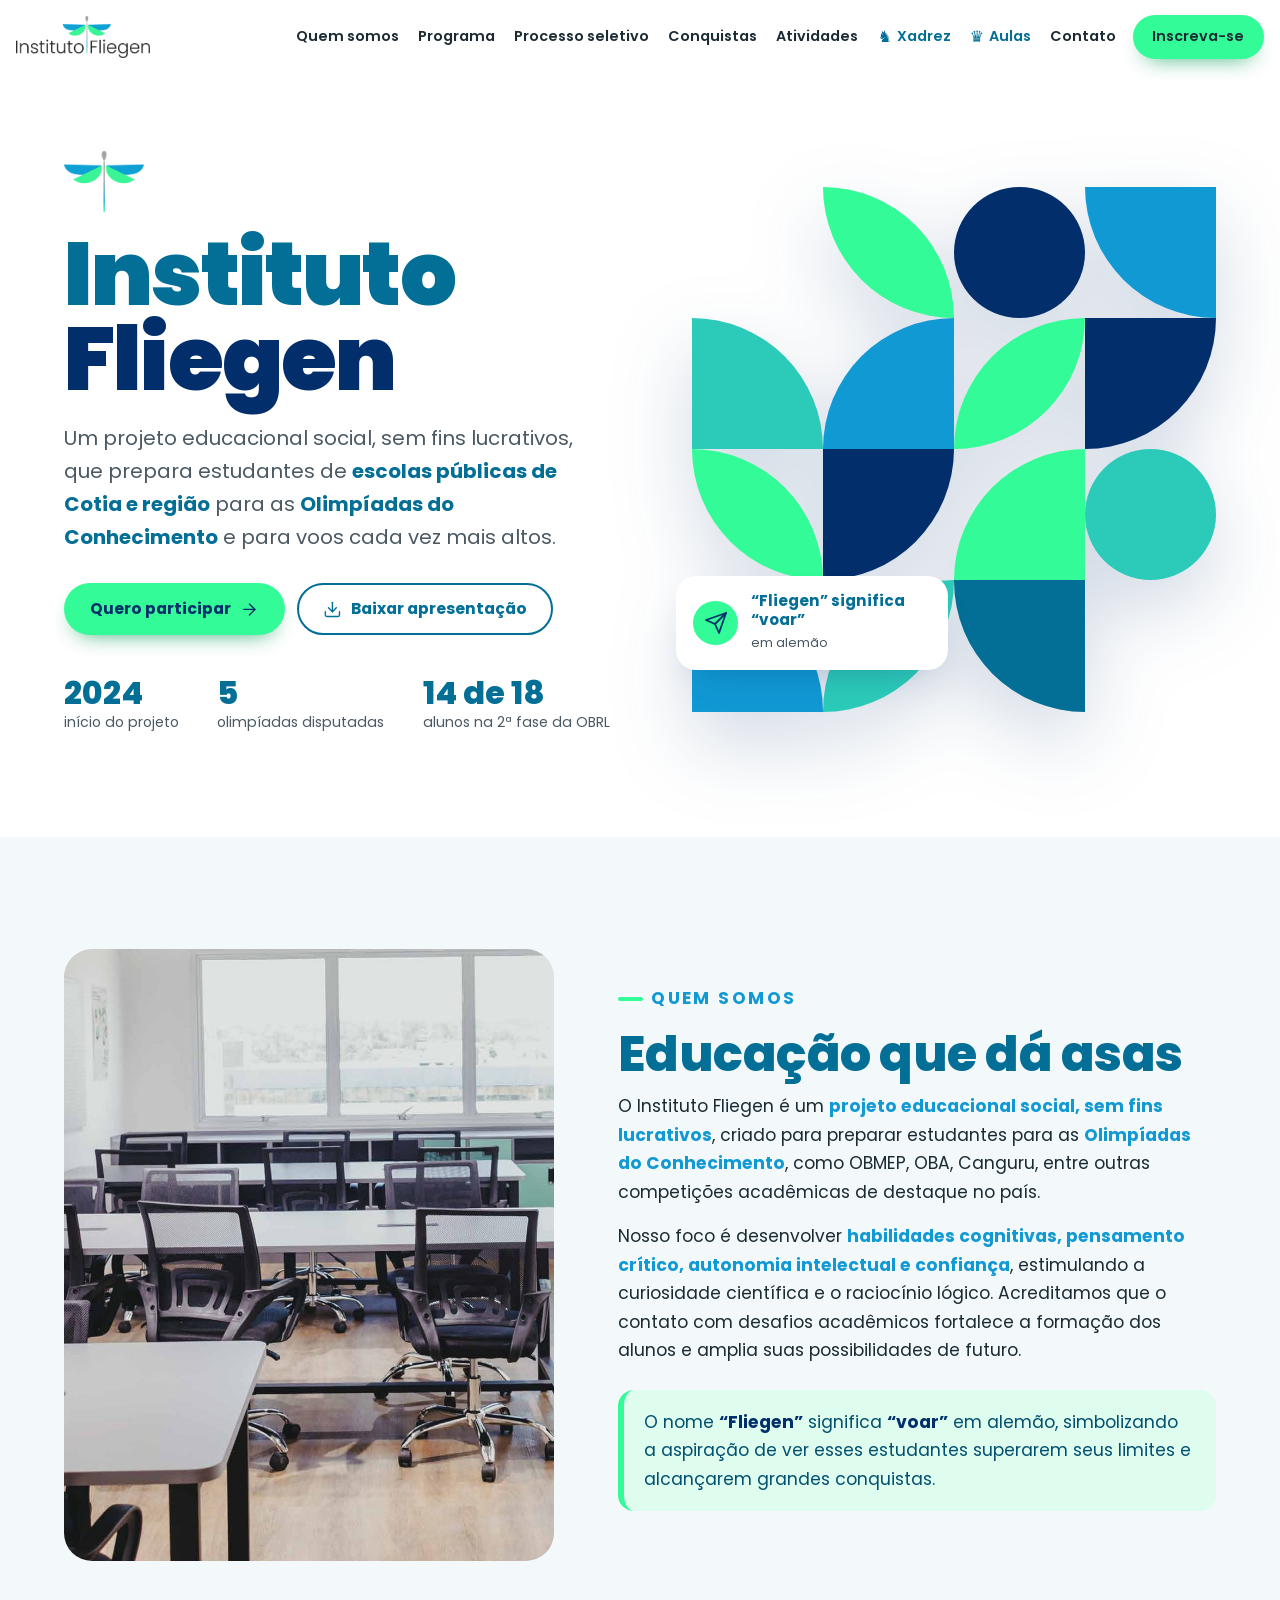
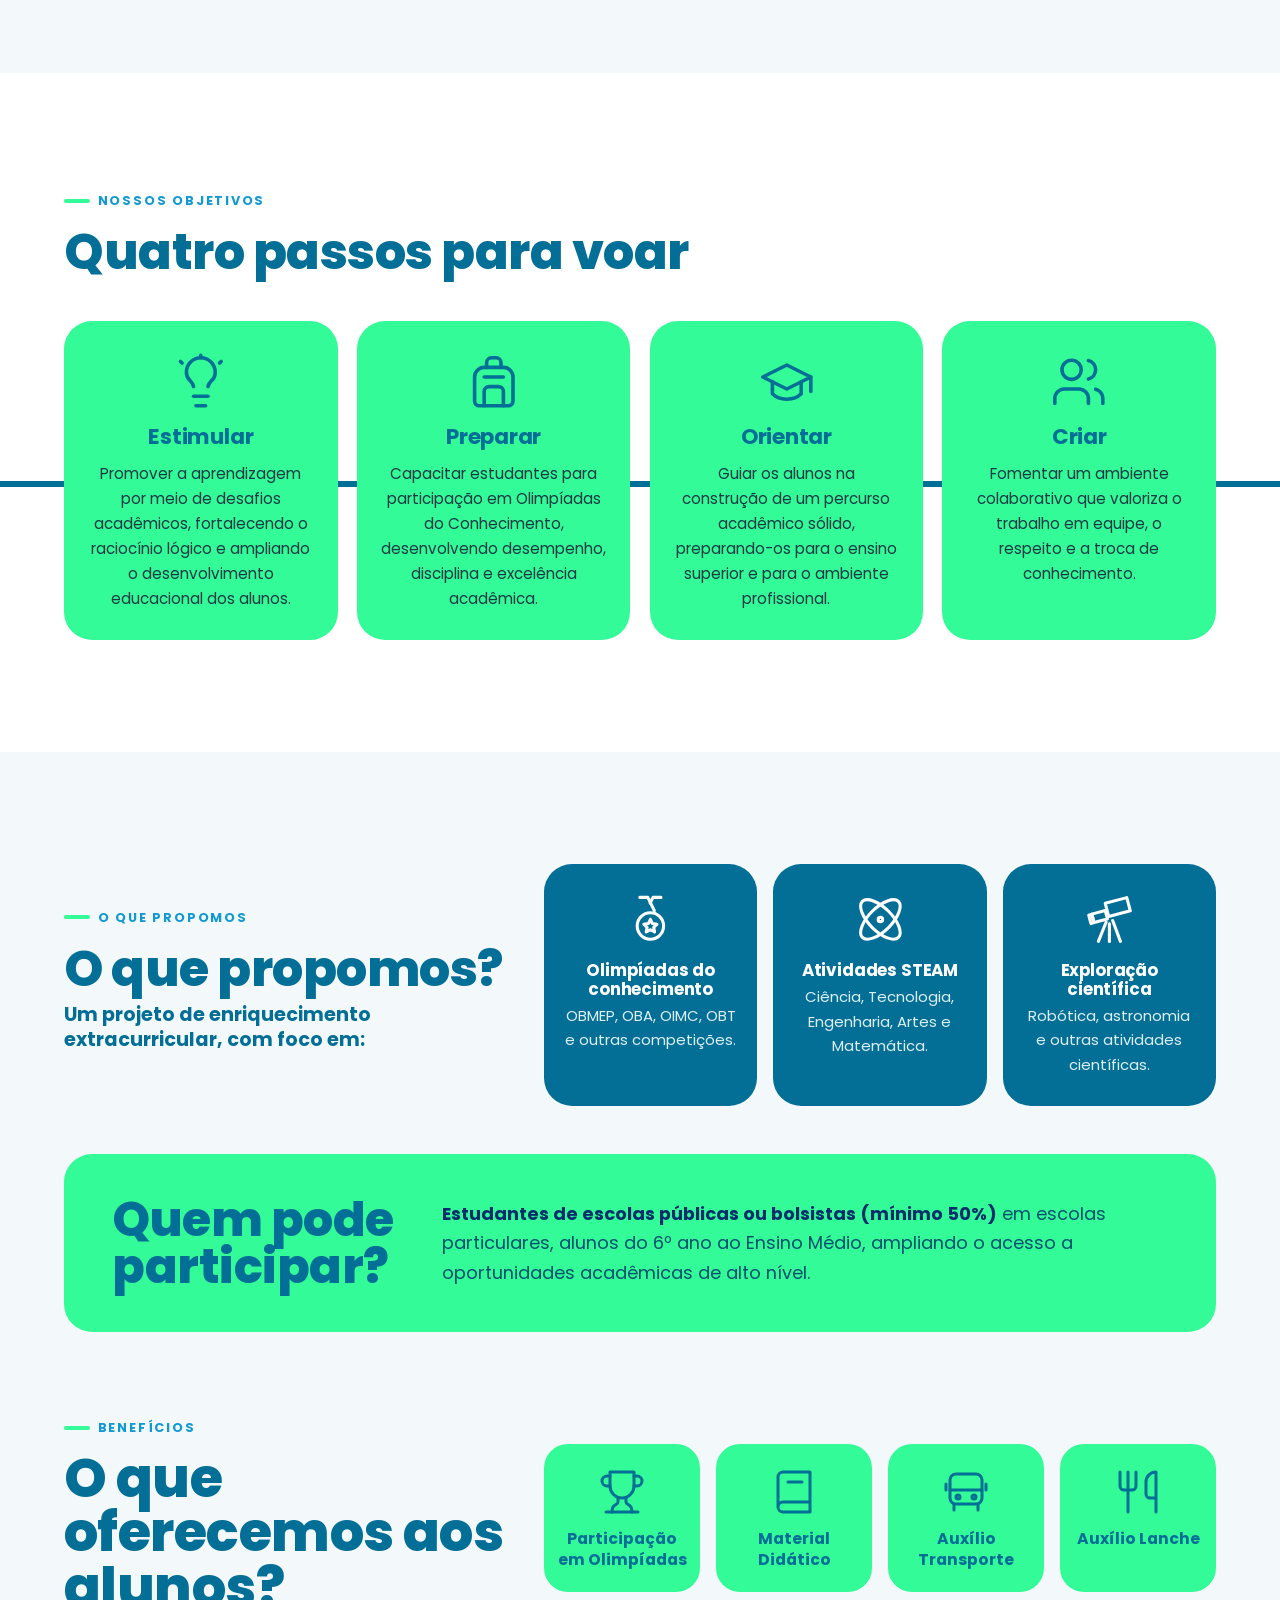
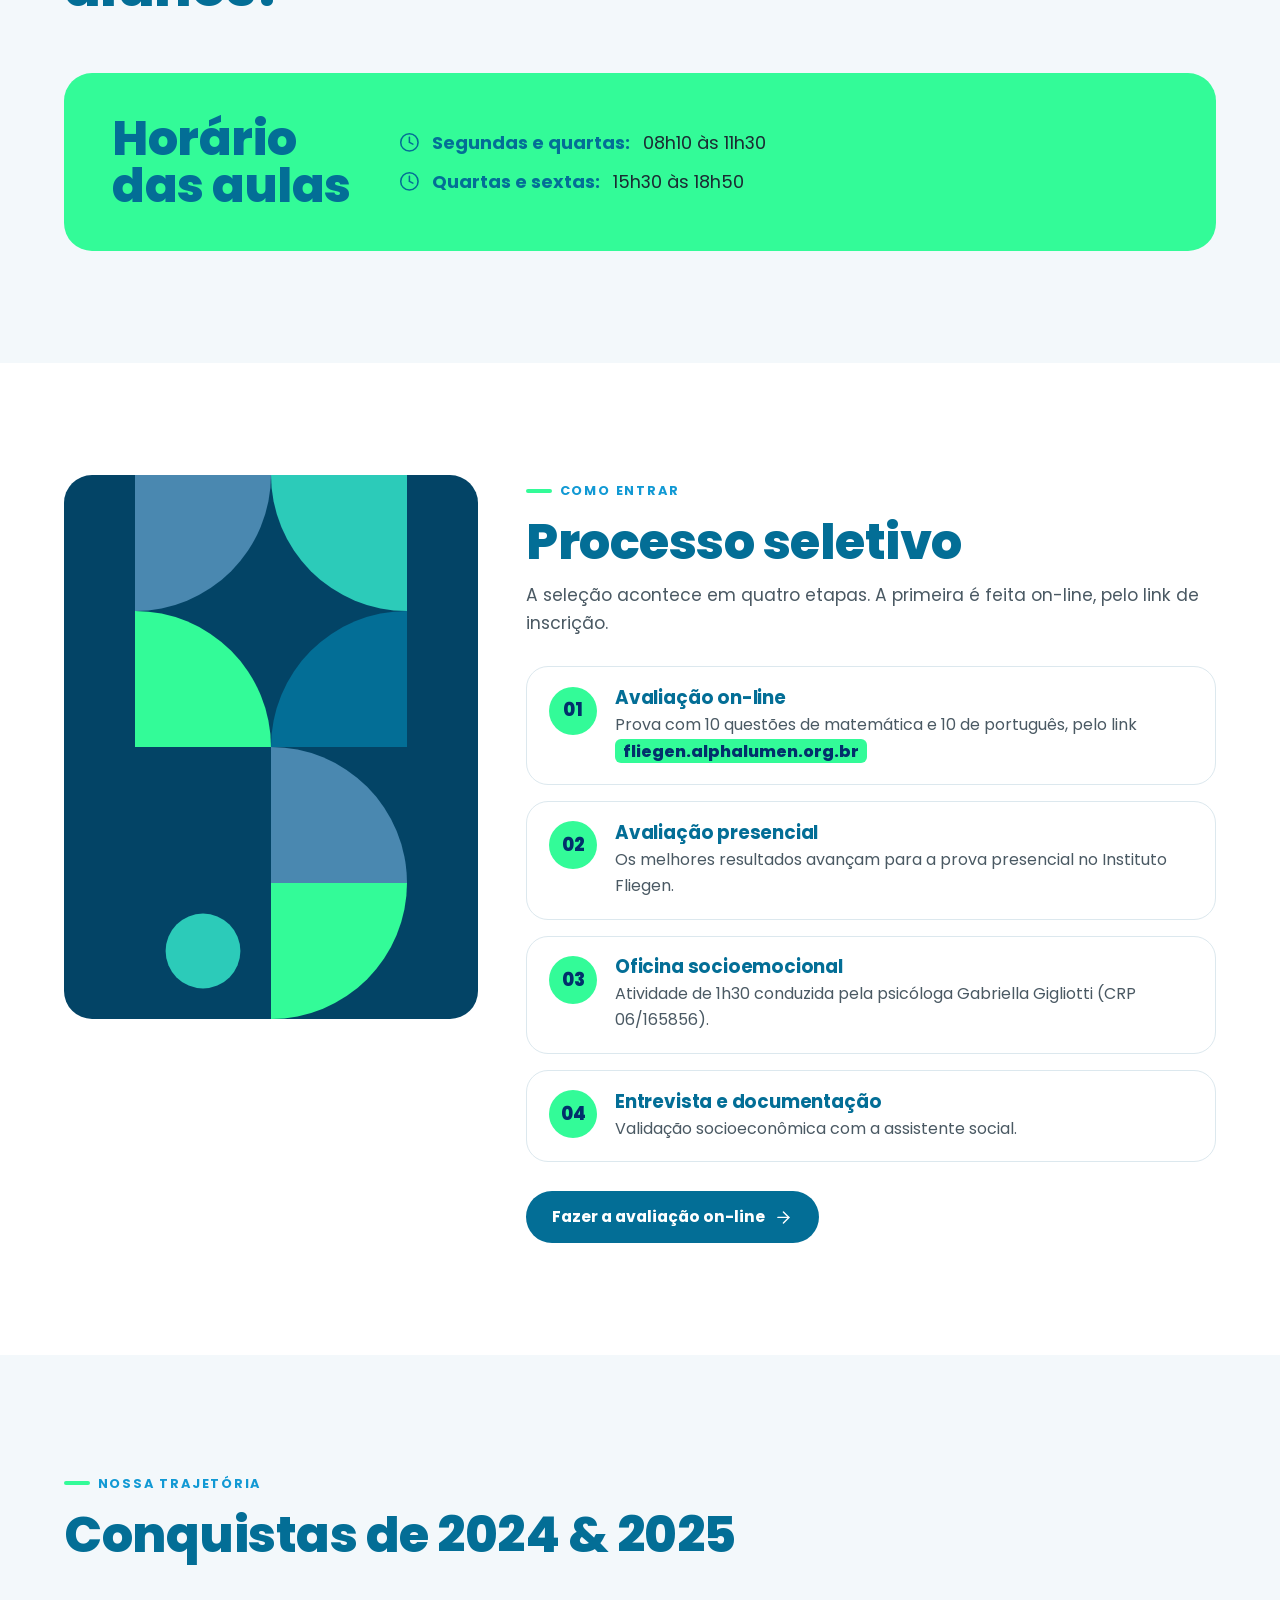
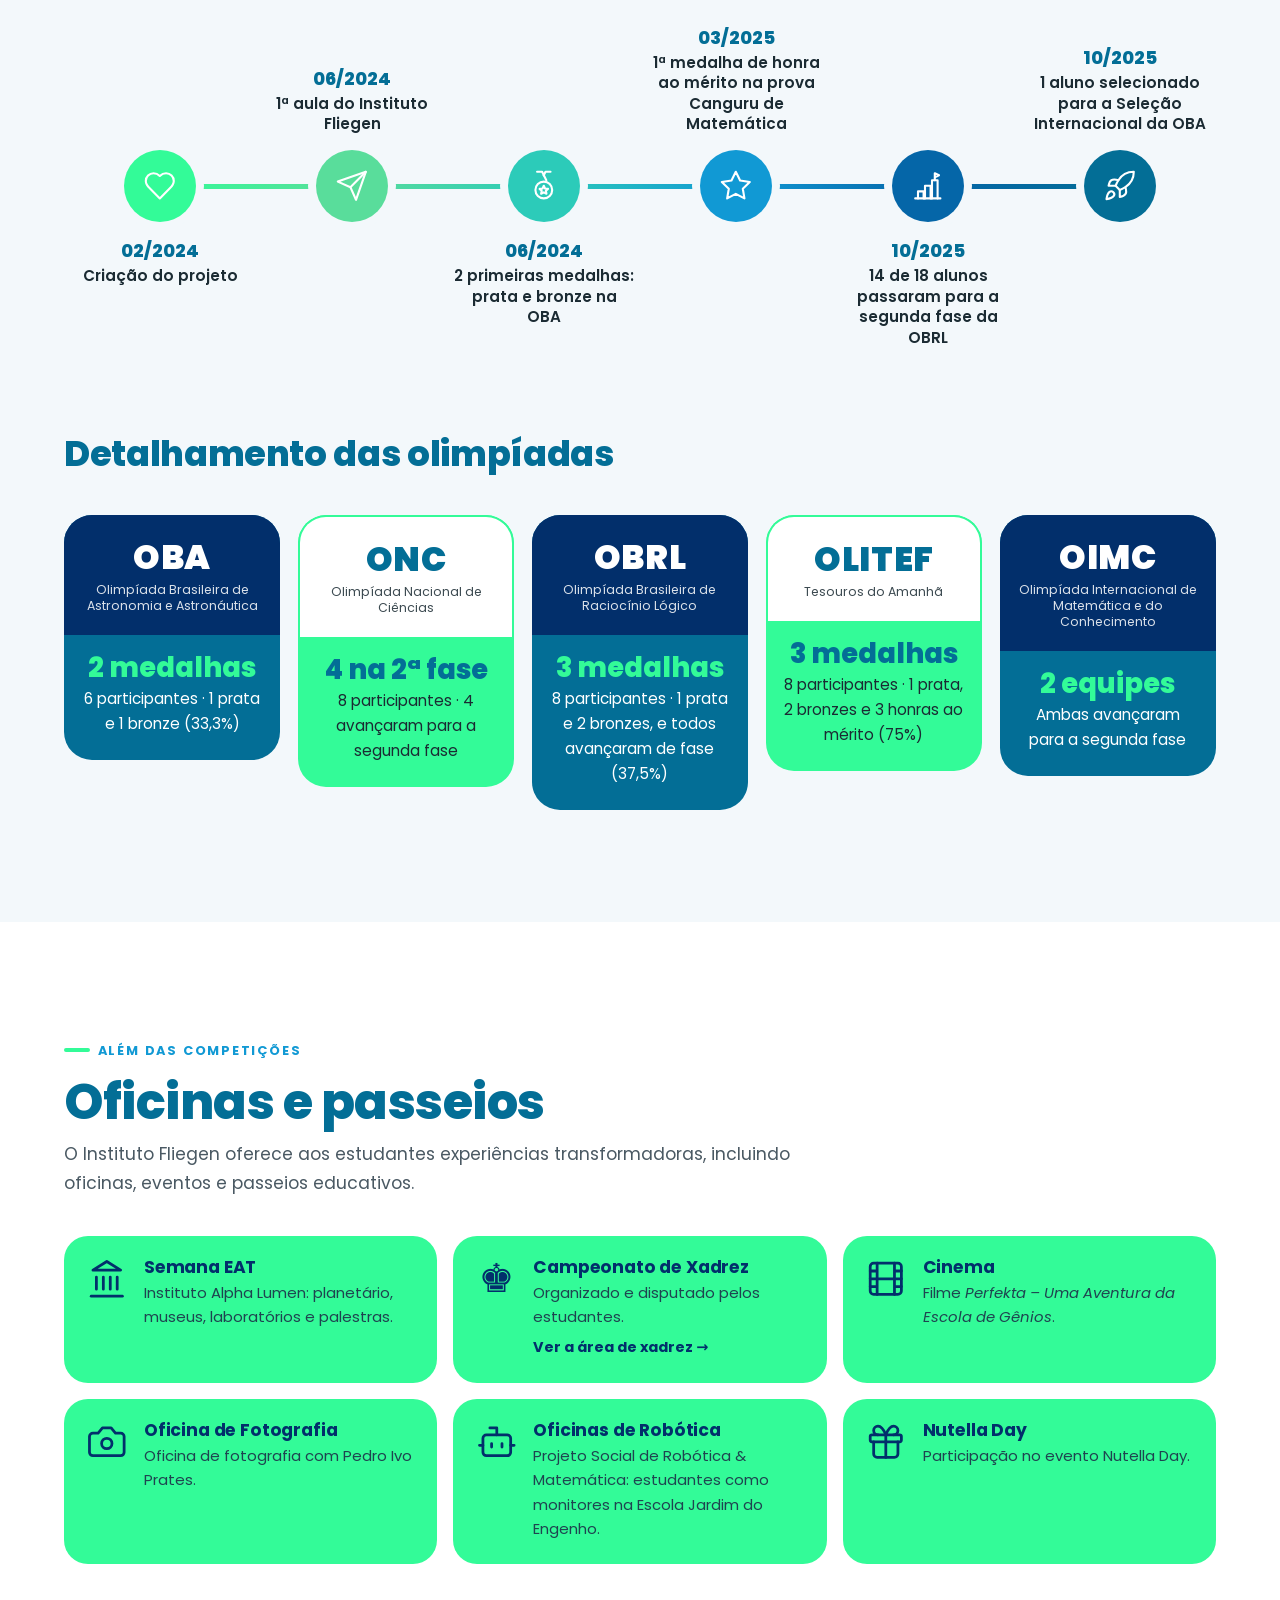
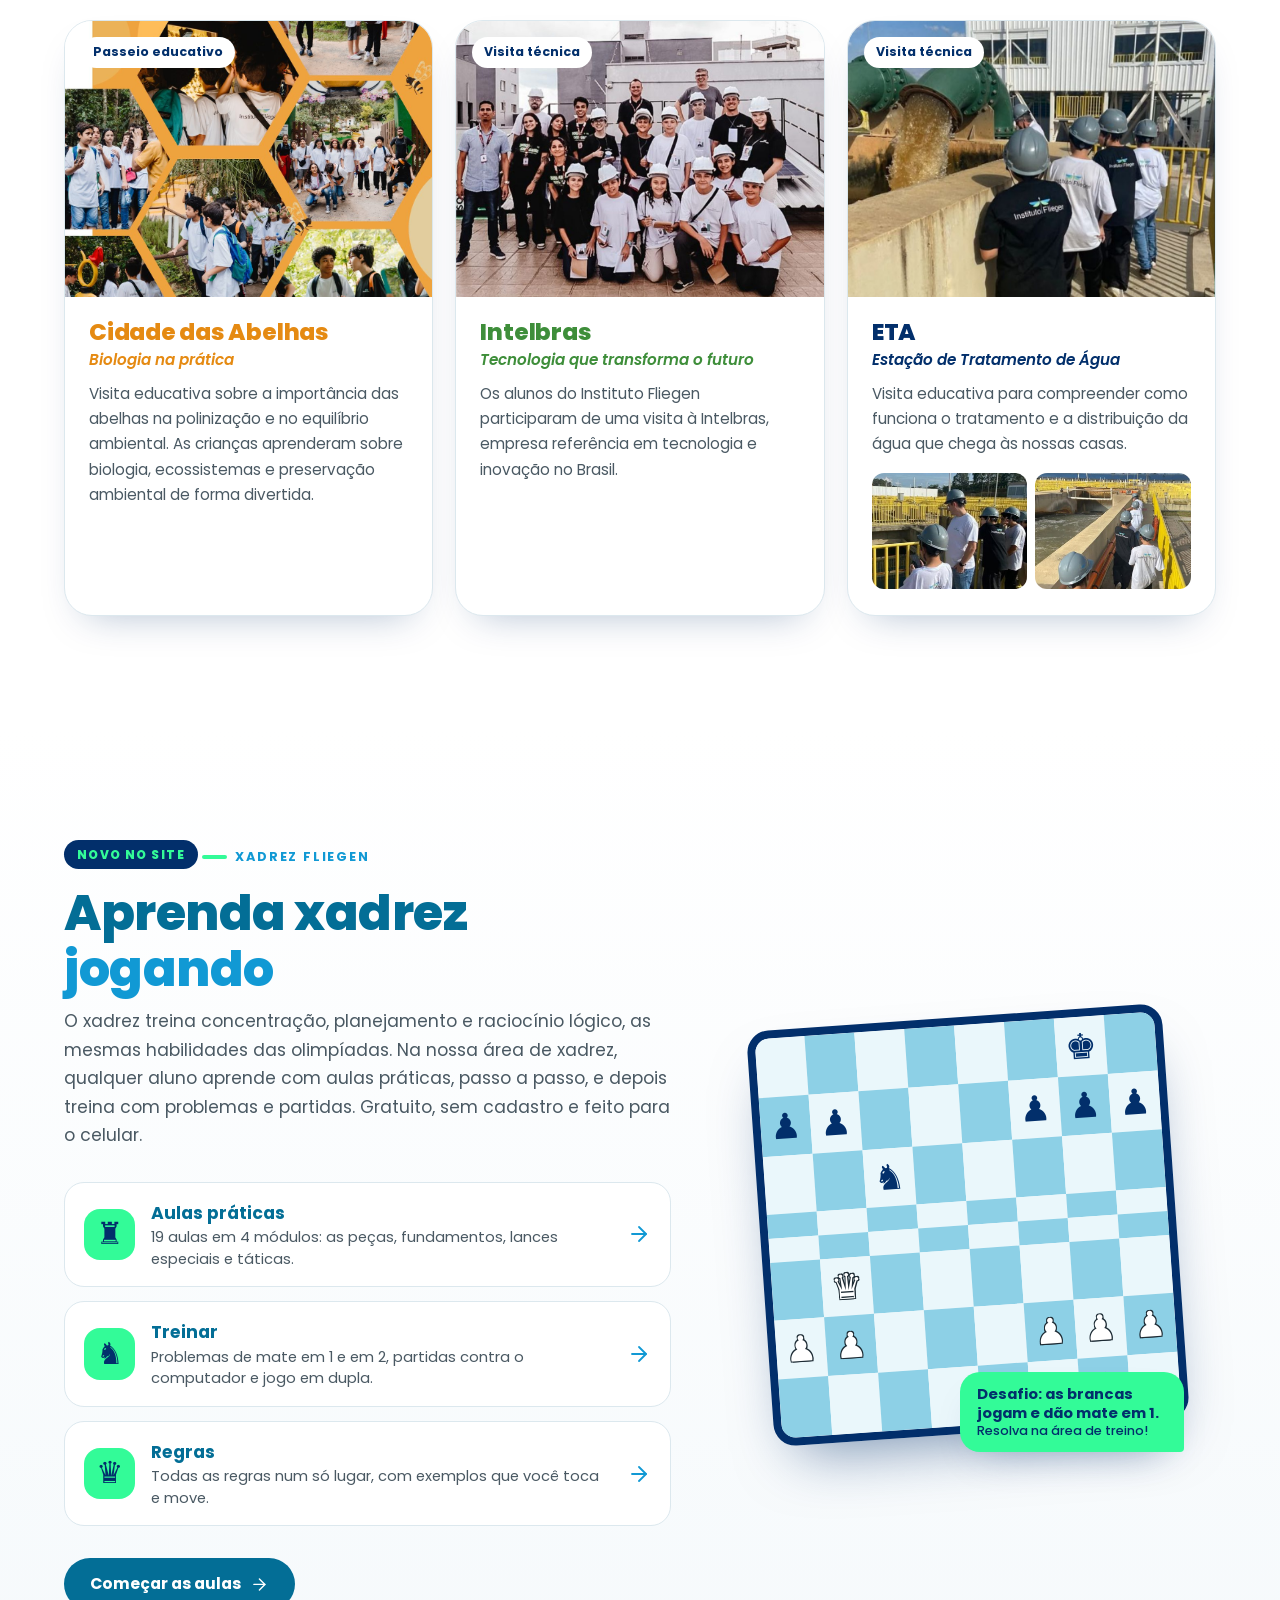
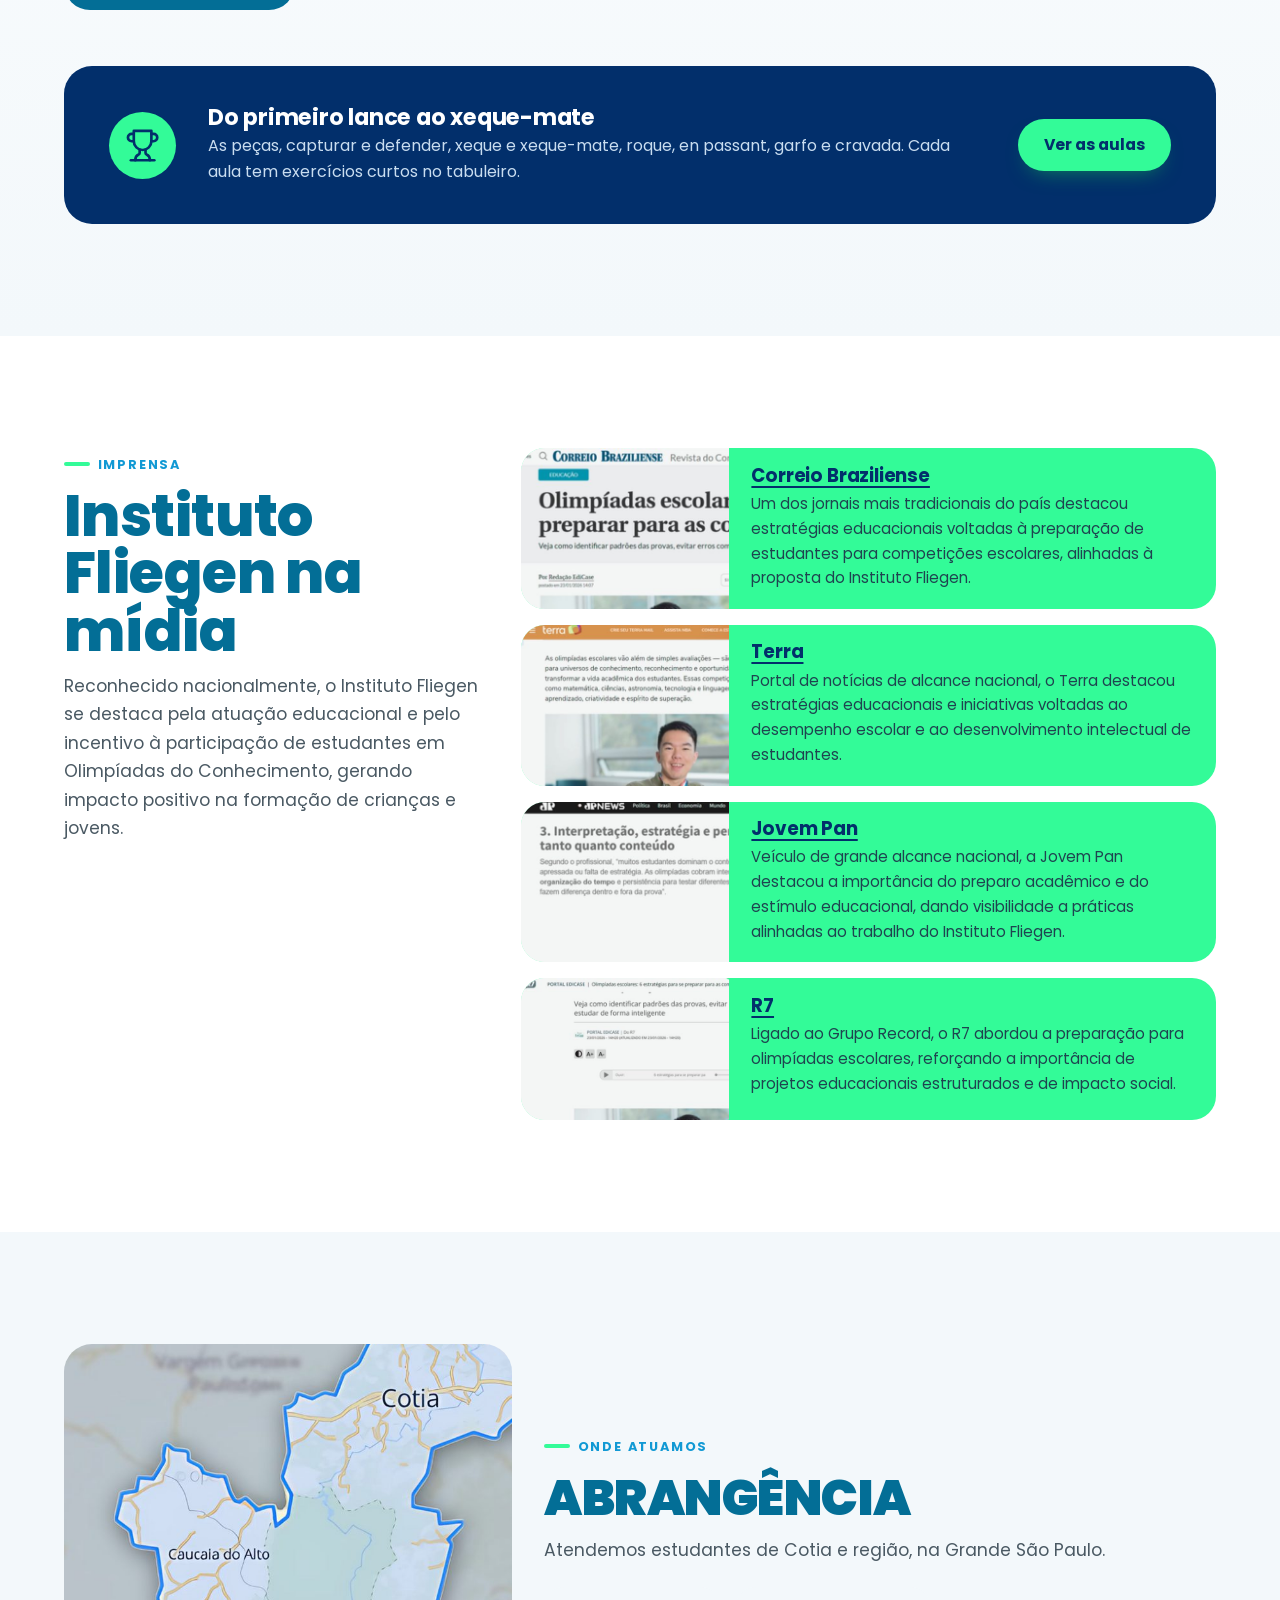
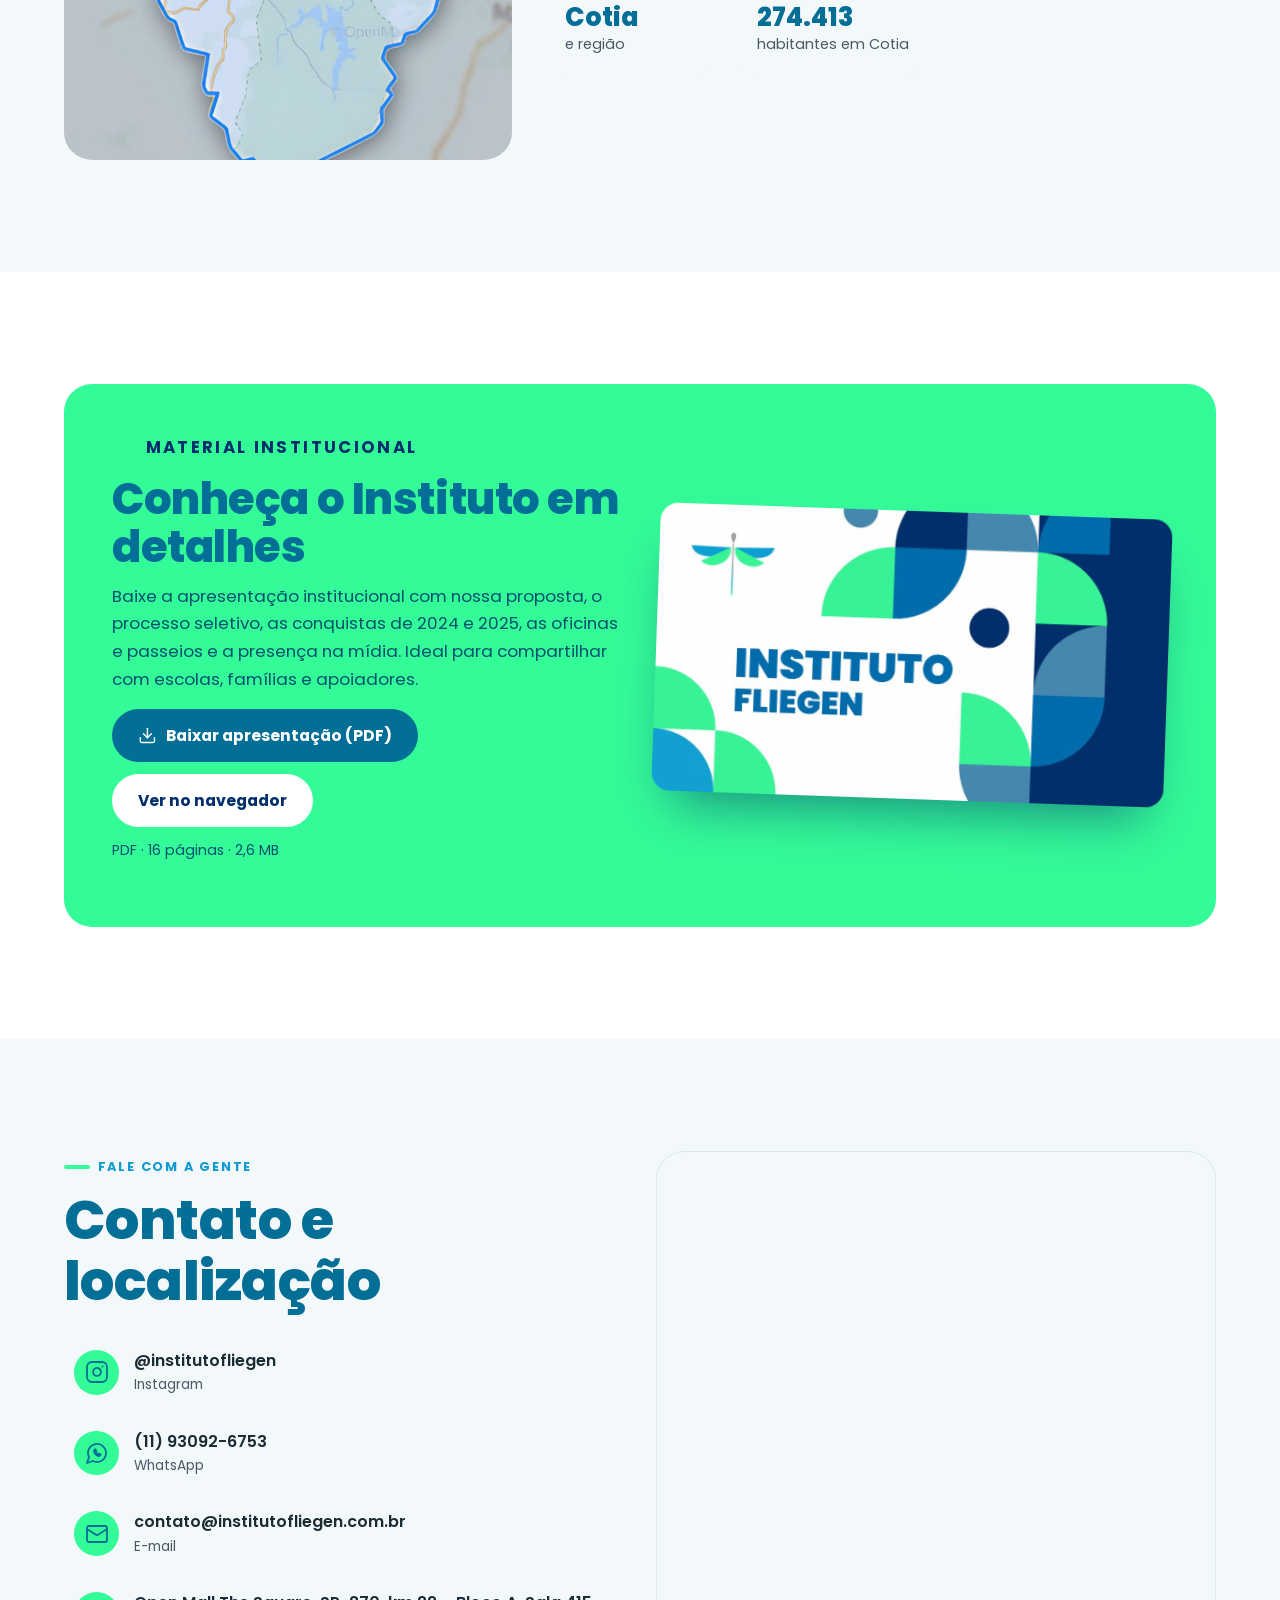
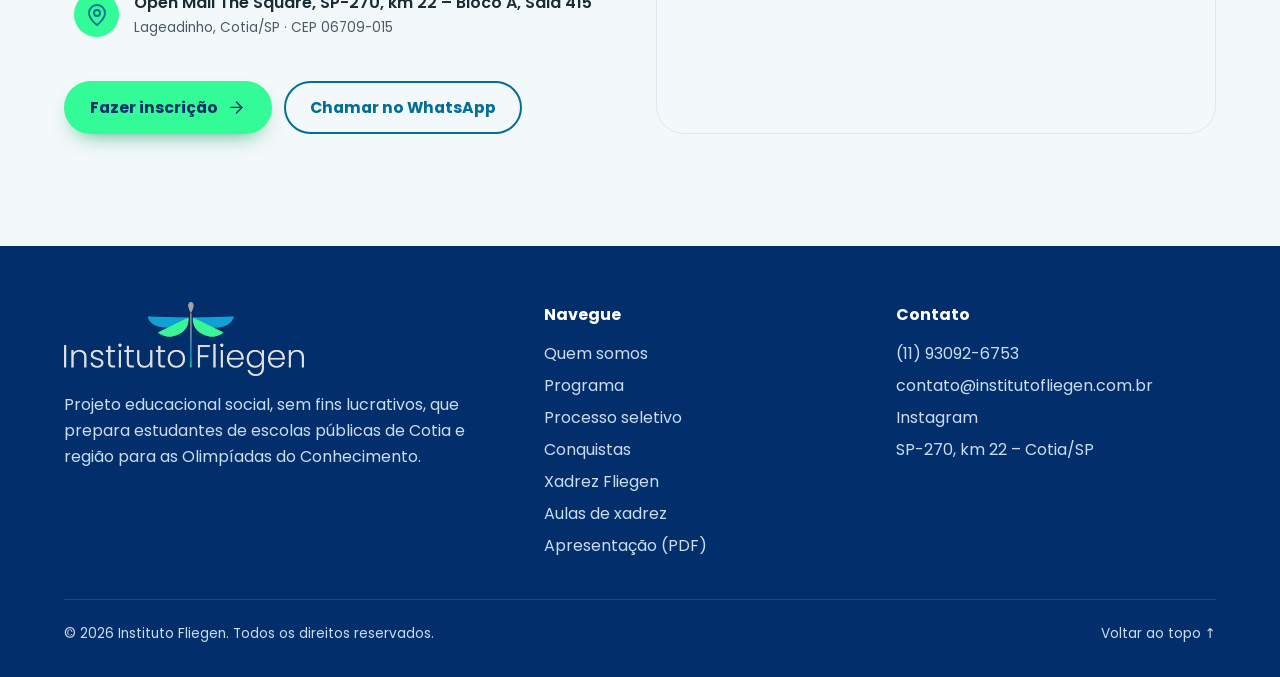
<file: index.html>
<!DOCTYPE html>
<html lang="pt-BR" class="sem-js">
<head>
  <meta charset="utf-8">
  <meta name="viewport" content="width=device-width, initial-scale=1">
  <title>Instituto Fliegen — Olimpíadas do Conhecimento em Cotia/SP</title>
  <meta name="description" content="O Instituto Fliegen é um projeto educacional social, sem fins lucrativos, que prepara estudantes de escolas públicas de Cotia e região para as Olimpíadas do Conhecimento. Conheça o programa, as conquistas e as aulas práticas de xadrez.">
  <meta name="theme-color" content="#036E96">
  <meta property="og:title" content="Instituto Fliegen">
  <meta property="og:description" content="Preparando estudantes de escolas públicas de Cotia para as Olimpíadas do Conhecimento.">
  <meta property="og:image" content="assets/img/capa-apresentacao.jpg">
  <meta property="og:locale" content="pt_BR">
  <link rel="icon" href="assets/img/favicon.png" type="image/png">
  <link rel="apple-touch-icon" href="assets/img/apple-touch-icon.png">
  <link rel="preconnect" href="https://fonts.googleapis.com">
  <link rel="preconnect" href="https://fonts.gstatic.com" crossorigin>
  <link href="https://fonts.googleapis.com/css2?family=Poppins:ital,wght@0,400;0,500;0,600;0,700;0,800;0,900;1,600;1,700&display=swap" rel="stylesheet">
  <link rel="stylesheet" href="css/site.css?v=6">
  <script>document.documentElement.classList.remove('sem-js');</script>
</head>
<body>
<!-- Ícones (linhas simples, desenhados para este site) -->
<svg width="0" height="0" style="position:absolute" aria-hidden="true">
  <defs>
    <symbol id="i-luz" viewBox="0 0 24 24"><path d="M15 14c.2-1 .7-1.7 1.5-2.5 1-.9 1.5-2.2 1.5-3.5A6 6 0 0 0 6 8c0 1 .2 2.2 1.5 3.5.7.7 1.3 1.5 1.5 2.5"/><path d="M9 18h6"/><path d="M10 22h4"/><path d="M12 2V1M4.2 4.2l-.7-.7M19.8 4.2l.7-.7"/></symbol>
    <symbol id="i-mochila" viewBox="0 0 24 24"><path d="M4 10a4 4 0 0 1 4-4h8a4 4 0 0 1 4 4v10a2 2 0 0 1-2 2H6a2 2 0 0 1-2-2Z"/><path d="M8 22v-6a2 2 0 0 1 2-2h4a2 2 0 0 1 2 2v6"/><path d="M9 6V4a2 2 0 0 1 2-2h2a2 2 0 0 1 2 2v2"/><path d="M8 10h8"/></symbol>
    <symbol id="i-capelo" viewBox="0 0 24 24"><path d="M22 10 12 5 2 10l10 5 10-5Z"/><path d="M6 12v5c3 3 9 3 12 0v-5"/><path d="M22 10v6"/></symbol>
    <symbol id="i-equipe" viewBox="0 0 24 24"><path d="M16 21v-2a4 4 0 0 0-4-4H6a4 4 0 0 0-4 4v2"/><circle cx="9" cy="7" r="4"/><path d="M22 21v-2a4 4 0 0 0-3-3.87"/><path d="M16 3.13a4 4 0 0 1 0 7.75"/></symbol>
    <symbol id="i-medalha" viewBox="0 0 24 24"><path d="M7.2 2h3.6l3 6"/><path d="M16.8 2h-3.6l-1.3 2.6"/><circle cx="12" cy="15" r="6"/><path d="m12 12 .9 1.9 2.1.3-1.5 1.4.4 2.1-1.9-1-1.9 1 .4-2.1L9 14.2l2.1-.3Z"/></symbol>
    <symbol id="i-atomo" viewBox="0 0 24 24"><circle cx="12" cy="12" r="1"/><path d="M20.2 20.2c2-2 0-7.4-4.5-11.9S5.8 1.8 3.8 3.8s0 7.4 4.5 11.9 9.9 6.5 11.9 4.5Z"/><path d="M15.7 15.7c4.5-4.5 6.5-9.9 4.5-11.9s-7.4 0-11.9 4.5-6.5 9.9-4.5 11.9 7.4 0 11.9-4.5Z"/></symbol>
    <symbol id="i-telescopio" viewBox="0 0 24 24"><path d="m10.1 4.7 9.8-2.6 1.6 6-9.8 2.6Z"/><path d="m4 9.6 6.1-1.6 1 3.8L5 13.4Z"/><path d="M2.6 10.1 4 9.6l1 3.8-1.4.5Z"/><path d="M13.5 12.5 17 22"/><path d="M10.5 13.3 7 22"/><path d="M12 14v8"/></symbol>
    <symbol id="i-trofeu" viewBox="0 0 24 24"><path d="M6 9H4.5a2.5 2.5 0 0 1 0-5H6"/><path d="M18 9h1.5a2.5 2.5 0 0 0 0-5H18"/><path d="M4 22h16"/><path d="M10 14.66V17c0 .55-.47.98-.97 1.21C7.85 18.75 7 20.24 7 22"/><path d="M14 14.66V17c0 .55.47.98.97 1.21C16.15 18.75 17 20.24 17 22"/><path d="M18 2H6v7a6 6 0 0 0 12 0V2Z"/></symbol>
    <symbol id="i-livro" viewBox="0 0 24 24"><path d="M4 19.5v-15A2.5 2.5 0 0 1 6.5 2H20v20H6.5a2.5 2.5 0 0 1 0-5H20"/><path d="M9 7h7"/></symbol>
    <symbol id="i-onibus" viewBox="0 0 24 24"><rect x="4" y="3" width="16" height="15" rx="3"/><path d="M4 11h16"/><path d="M8 3v8M16 3v8" opacity=".0"/><path d="M6 18v3M18 18v3"/><circle cx="8" cy="14.5" r="1"/><circle cx="16" cy="14.5" r="1"/><path d="M2 8v3M22 8v3"/></symbol>
    <symbol id="i-talher" viewBox="0 0 24 24"><path d="M3 2v7c0 1.1.9 2 2 2h4a2 2 0 0 0 2-2V2"/><path d="M7 2v20"/><path d="M21 15V2a5 5 0 0 0-5 5v6c0 1.1.9 2 2 2h3Zm0 0v7"/></symbol>
    <symbol id="i-coracao" viewBox="0 0 24 24"><path d="M19 14c1.49-1.46 3-3.21 3-5.5A5.5 5.5 0 0 0 16.5 3c-1.76 0-3 .5-4.5 2-1.5-1.5-2.74-2-4.5-2A5.5 5.5 0 0 0 2 8.5c0 2.3 1.5 4.05 3 5.5l7 7Z"/></symbol>
    <symbol id="i-aviao" viewBox="0 0 24 24"><path d="m22 2-7 20-4-9-9-4Z"/><path d="M22 2 11 13"/></symbol>
    <symbol id="i-estrela" viewBox="0 0 24 24"><path d="m12 2 3.09 6.26L22 9.27l-5 4.87 1.18 6.88L12 17.77l-6.18 3.25L7 14.14 2 9.27l6.91-1.01Z"/></symbol>
    <symbol id="i-degraus" viewBox="0 0 24 24"><path d="M3 21h18"/><path d="M5 21v-5h4v5M10 21v-9h4v9M15 21V8h4v13"/><path d="M17 8V3l3 1.5L17 6"/></symbol>
    <symbol id="i-foguete" viewBox="0 0 24 24"><path d="M4.5 16.5c-1.5 1.26-2 5-2 5s3.74-.5 5-2c.71-.84.7-2.13-.09-2.91a2.18 2.18 0 0 0-2.91-.09z"/><path d="m12 15-3-3a22 22 0 0 1 2-3.95A12.88 12.88 0 0 1 22 2c0 2.72-.78 7.5-6 11a22.35 22.35 0 0 1-4 2z"/><path d="M9 12H4s.55-3.03 2-4c1.62-1.08 5 0 5 0"/><path d="M12 15v5s3.03-.55 4-2c1.08-1.62 0-5 0-5"/></symbol>
    <symbol id="i-predio" viewBox="0 0 24 24"><path d="M3 22h18"/><path d="M6 18v-7M10 18v-7M14 18v-7M18 18v-7"/><path d="M12 2 20 7H4Z"/></symbol>
    <symbol id="i-filme" viewBox="0 0 24 24"><rect width="18" height="18" x="3" y="3" rx="2"/><path d="M7 3v18M17 3v18M3 7.5h4M3 12h18M3 16.5h4M17 7.5h4M17 16.5h4"/></symbol>
    <symbol id="i-camera" viewBox="0 0 24 24"><path d="M14.5 4h-5L7 7H4a2 2 0 0 0-2 2v9a2 2 0 0 0 2 2h16a2 2 0 0 0 2-2V9a2 2 0 0 0-2-2h-3l-2.5-3z"/><circle cx="12" cy="13" r="3"/></symbol>
    <symbol id="i-robo" viewBox="0 0 24 24"><path d="M12 8V4H8"/><rect width="16" height="12" x="4" y="8" rx="2"/><path d="M2 14h2M20 14h2M15 13v2M9 13v2"/></symbol>
    <symbol id="i-festa" viewBox="0 0 24 24"><rect x="3" y="8" width="18" height="4" rx="1"/><path d="M12 8v13"/><path d="M19 12v7a2 2 0 0 1-2 2H7a2 2 0 0 1-2-2v-7"/><path d="M7.5 8a2.5 2.5 0 0 1 0-5C10 3 12 8 12 8s2-5 4.5-5a2.5 2.5 0 0 1 0 5"/></symbol>
    <symbol id="i-baixar" viewBox="0 0 24 24"><path d="M21 15v4a2 2 0 0 1-2 2H5a2 2 0 0 1-2-2v-4"/><path d="m7 10 5 5 5-5"/><path d="M12 15V3"/></symbol>
    <symbol id="i-seta" viewBox="0 0 24 24"><path d="M5 12h14"/><path d="m12 5 7 7-7 7"/></symbol>
    <symbol id="i-insta" viewBox="0 0 24 24"><rect width="20" height="20" x="2" y="2" rx="5"/><path d="M16 11.37A4 4 0 1 1 12.63 8 4 4 0 0 1 16 11.37z"/><path d="M17.5 6.5h.01"/></symbol>
    <symbol id="i-zap" viewBox="0 0 24 24"><path d="M7.9 20A9 9 0 1 0 4 16.1L2 22Z"/><path d="M9 9.5c0 3 2.5 5.5 5.5 5.5l1.2-1.4-1.8-1.1-.9.8a4 4 0 0 1-2.3-2.3l.8-.9-1.1-1.8Z"/></symbol>
    <symbol id="i-email" viewBox="0 0 24 24"><rect width="20" height="16" x="2" y="4" rx="2"/><path d="m22 7-8.97 5.7a1.94 1.94 0 0 1-2.06 0L2 7"/></symbol>
    <symbol id="i-pino" viewBox="0 0 24 24"><path d="M20 10c0 6-8 12-8 12s-8-6-8-12a8 8 0 0 1 16 0Z"/><circle cx="12" cy="10" r="3"/></symbol>
    <symbol id="i-relogio" viewBox="0 0 24 24"><circle cx="12" cy="12" r="10"/><path d="M12 6v6l4 2"/></symbol>
    <symbol id="i-menu" viewBox="0 0 24 24"><path d="M4 6h16M4 12h16M4 18h16"/></symbol>
    <symbol id="i-fechar" viewBox="0 0 24 24"><path d="M18 6 6 18M6 6l12 12"/></symbol>
  </defs>
</svg>

<a class="pular" href="#conteudo">Pular para o conteúdo</a>

<header class="topo" id="topo">
  <div class="container topo-interno">
    <a class="logo" href="#inicio" aria-label="Instituto Fliegen — início">
      <img src="assets/img/logo-fliegen.png" alt="Instituto Fliegen" width="720" height="252">
    </a>
    <button class="menu-btn" type="button" aria-expanded="false" aria-controls="menu-principal" aria-label="Abrir menu">
      <svg class="ic"><use href="#i-menu"/></svg>
    </button>
    <nav class="nav" id="menu-principal" aria-label="Menu principal">
      <ul>
        <li><a href="#quem-somos">Quem somos</a></li>
        <li><a href="#programa">Programa</a></li>
        <li><a href="#processo">Processo seletivo</a></li>
        <li><a href="#conquistas">Conquistas</a></li>
        <li><a href="#atividades">Atividades</a></li>
        <li><a class="xadrez-link" href="#xadrez">Xadrez</a></li>
        <li><a class="torneios-link" href="xadrez/aulas.html">Aulas</a></li>
        <li><a href="#contato">Contato</a></li>
        <li><a class="btn btn-verde" href="https://fliegen.alphalumen.org.br" target="_blank" rel="noopener">Inscreva-se</a></li>
      </ul>
    </nav>
  </div>
</header>

<main id="conteudo" tabindex="-1">

  <!-- ============ HERÓI ============ -->
  <section class="heroi" id="inicio">
    <div class="container heroi-grade">
      <div class="revelar">
        <img class="libelula" src="assets/img/libelula.png" alt="" width="400" height="345">
        <h1>Instituto <span>Fliegen</span></h1>
        <p class="lead">Um projeto educacional social, sem fins lucrativos, que prepara estudantes de <strong>escolas públicas de Cotia e região</strong> para as <strong>Olimpíadas do Conhecimento</strong> e para voos cada vez mais altos.</p>
        <div class="botoes">
          <a class="btn btn-verde" href="https://fliegen.alphalumen.org.br" target="_blank" rel="noopener">Quero participar <svg class="ic"><use href="#i-seta"/></svg></a>
          <a class="btn btn-contorno" href="downloads/apresentacao-instituto-fliegen-2025.pdf" download><svg class="ic"><use href="#i-baixar"/></svg> Baixar apresentação</a>
        </div>
        <ul class="heroi-numeros" aria-label="O Instituto em números">
          <li><strong>2024</strong><span>início do projeto</span></li>
          <li><strong>5</strong><span>olimpíadas disputadas</span></li>
          <li><strong>14 de 18</strong><span>alunos na 2ª fase da OBRL</span></li>
        </ul>
      </div>
      <div class="heroi-arte revelar" aria-hidden="true">
        <div class="mosaico">
          <i class="c-vazio"></i><i class="f-folha c-verde"></i><i class="f-circ c-marinho"></i><i class="f-qd-bl c-azul"></i>
          <i class="f-qd-tr c-turq"></i><i class="f-qd-tl c-azul"></i><i class="f-folha2 c-verde"></i><i class="f-qd-br c-marinho"></i>
          <i class="f-folha c-verde"></i><i class="f-qd-br c-marinho"></i><i class="f-qd-tl c-verde"></i><i class="f-circ c-turq"></i>
          <i class="f-qd-tr c-azul"></i><i class="f-folha2 c-turq"></i><i class="f-qd-bl c-petro"></i><i class="c-vazio"></i>
        </div>
        <div class="selo">
          <span class="bola"><svg class="ic"><use href="#i-aviao"/></svg></span>
          <span><b>“Fliegen” significa “voar”</b><small>em alemão</small></span>
        </div>
      </div>
    </div>
  </section>

  <!-- ============ QUEM SOMOS ============ -->
  <section class="secao alt" id="quem-somos">
    <div class="container quem">
      <div class="quem-foto revelar">
        <img src="assets/img/sala.jpg" alt="Sala de aula do Instituto Fliegen, com mesas e cadeiras" width="900" height="1342" loading="lazy">
      </div>
      <div class="quem-texto revelar">
        <p class="sobretitulo">Quem somos</p>
        <h2>Educação que dá asas</h2>
        <p>O Instituto Fliegen é um <b>projeto educacional social, sem fins lucrativos</b>, criado para preparar estudantes para as <b>Olimpíadas do Conhecimento</b>, como OBMEP, OBA, Canguru, entre outras competições acadêmicas de destaque no país.</p>
        <p>Nosso foco é desenvolver <b>habilidades cognitivas, pensamento crítico, autonomia intelectual e confiança</b>, estimulando a curiosidade científica e o raciocínio lógico. Acreditamos que o contato com desafios acadêmicos fortalece a formação dos alunos e amplia suas possibilidades de futuro.</p>
        <p class="nota-nome">O nome <strong>“Fliegen”</strong> significa <strong>“voar”</strong> em alemão, simbolizando a aspiração de ver esses estudantes superarem seus limites e alcançarem grandes conquistas.</p>
      </div>
    </div>
  </section>

  <!-- ============ OBJETIVOS ============ -->
  <section class="secao" id="objetivos" style="overflow:hidden">
    <div class="container">
      <p class="sobretitulo">Nossos objetivos</p>
      <h2>Quatro passos para voar</h2>
      <div class="trilha">
        <article class="cartao-verde revelar">
          <svg class="ic" aria-hidden="true"><use href="#i-luz"/></svg>
          <h3>Estimular</h3>
          <p>Promover a aprendizagem por meio de desafios acadêmicos, fortalecendo o raciocínio lógico e ampliando o desenvolvimento educacional dos alunos.</p>
        </article>
        <article class="cartao-verde revelar">
          <svg class="ic" aria-hidden="true"><use href="#i-mochila"/></svg>
          <h3>Preparar</h3>
          <p>Capacitar estudantes para participação em Olimpíadas do Conhecimento, desenvolvendo desempenho, disciplina e excelência acadêmica.</p>
        </article>
        <article class="cartao-verde revelar">
          <svg class="ic" aria-hidden="true"><use href="#i-capelo"/></svg>
          <h3>Orientar</h3>
          <p>Guiar os alunos na construção de um percurso acadêmico sólido, preparando-os para o ensino superior e para o ambiente profissional.</p>
        </article>
        <article class="cartao-verde revelar">
          <svg class="ic" aria-hidden="true"><use href="#i-equipe"/></svg>
          <h3>Criar</h3>
          <p>Fomentar um ambiente colaborativo que valoriza o trabalho em equipe, o respeito e a troca de conhecimento.</p>
        </article>
      </div>
    </div>
  </section>

  <!-- ============ PROGRAMA ============ -->
  <section class="secao alt" id="programa">
    <div class="container">
      <div class="proposta">
        <div class="revelar">
          <p class="sobretitulo">O que propomos</p>
          <h2>O que propomos?</h2>
          <p class="subt">Um projeto de enriquecimento extracurricular, com foco em:</p>
        </div>
        <div class="cartoes-petro">
          <article class="cartao-petro revelar">
            <svg class="ic" aria-hidden="true"><use href="#i-medalha"/></svg>
            <h3>Olimpíadas do conhecimento</h3>
            <p>OBMEP, OBA, OIMC, OBT e outras competições.</p>
          </article>
          <article class="cartao-petro revelar">
            <svg class="ic" aria-hidden="true"><use href="#i-atomo"/></svg>
            <h3>Atividades STEAM</h3>
            <p>Ciência, Tecnologia, Engenharia, Artes e Matemática.</p>
          </article>
          <article class="cartao-petro revelar">
            <svg class="ic" aria-hidden="true"><use href="#i-telescopio"/></svg>
            <h3>Exploração científica</h3>
            <p>Robótica, astronomia e outras atividades científicas.</p>
          </article>
        </div>
      </div>

      <div class="faixa-verde revelar">
        <h3>Quem pode<br>participar?</h3>
        <p><strong>Estudantes de escolas públicas ou bolsistas (mínimo 50%)</strong> em escolas particulares, alunos do 6º ano ao Ensino Médio, ampliando o acesso a oportunidades acadêmicas de alto nível.</p>
      </div>

      <div class="oferece-grade" style="margin-top:5rem">
        <div class="revelar">
          <p class="sobretitulo">Benefícios</p>
          <h2>O que oferecemos aos alunos?</h2>
        </div>
        <div class="cartoes-mini">
          <div class="cartao-mini revelar"><svg class="ic" aria-hidden="true"><use href="#i-trofeu"/></svg>Participação em Olimpíadas</div>
          <div class="cartao-mini revelar"><svg class="ic" aria-hidden="true"><use href="#i-livro"/></svg>Material Didático</div>
          <div class="cartao-mini revelar"><svg class="ic" aria-hidden="true"><use href="#i-onibus"/></svg>Auxílio Transporte</div>
          <div class="cartao-mini revelar"><svg class="ic" aria-hidden="true"><use href="#i-talher"/></svg>Auxílio Lanche</div>
        </div>
      </div>

      <div class="faixa-verde revelar" id="horarios">
        <h3>Horário<br>das aulas</h3>
        <ul class="horarios">
          <li><svg class="ic" aria-hidden="true"><use href="#i-relogio"/></svg><b>Segundas e quartas:</b> 08h10 às 11h30</li>
          <li><svg class="ic" aria-hidden="true"><use href="#i-relogio"/></svg><b>Quartas e sextas:</b> 15h30 às 18h50</li>
        </ul>
      </div>
    </div>
  </section>

  <!-- ============ PROCESSO SELETIVO ============ -->
  <section class="secao" id="processo">
    <div class="container processo">
      <div class="processo-arte revelar" aria-hidden="true">
        <div class="mosaico">
          <i class="f-qd-br c-aco"></i><i class="f-qd-bl c-turq"></i>
          <i class="f-qd-tr c-verde"></i><i class="f-qd-tl c-petro"></i>
          <i class="c-vazio"></i><i class="f-qd-tr c-aco"></i>
          <i class="f-circ c-turq" style="transform:scale(.55)"></i><i class="f-qd-br c-verde"></i>
        </div>
      </div>
      <div>
        <p class="sobretitulo">Como entrar</p>
        <h2>Processo seletivo</h2>
        <p class="intro">A seleção acontece em quatro etapas. A primeira é feita on-line, pelo link de inscrição.</p>
        <ol class="passos">
          <li class="revelar"><div><h3>Avaliação on-line</h3><p>Prova com 10 questões de matemática e 10 de português, pelo link <a class="link-marca" href="https://fliegen.alphalumen.org.br" target="_blank" rel="noopener">fliegen.alphalumen.org.br</a></p></div></li>
          <li class="revelar"><div><h3>Avaliação presencial</h3><p>Os melhores resultados avançam para a prova presencial no Instituto Fliegen.</p></div></li>
          <li class="revelar"><div><h3>Oficina socioemocional</h3><p>Atividade de 1h30 conduzida pela psicóloga Gabriella Gigliotti (CRP 06/165856).</p></div></li>
          <li class="revelar"><div><h3>Entrevista e documentação</h3><p>Validação socioeconômica com a assistente social.</p></div></li>
        </ol>
        <div class="botoes" style="margin-top:1.8rem">
          <a class="btn btn-azul" href="https://fliegen.alphalumen.org.br" target="_blank" rel="noopener">Fazer a avaliação on-line <svg class="ic"><use href="#i-seta"/></svg></a>
        </div>
      </div>
    </div>
  </section>

  <!-- ============ CONQUISTAS ============ -->
  <section class="secao alt" id="conquistas">
    <div class="container">
      <p class="sobretitulo">Nossa trajetória</p>
      <h2>Conquistas de 2024 &amp; 2025</h2>
      <ol class="linha-tempo">
        <li class="revelar" style="--c:#33FB98"><span class="marco"><svg class="ic" aria-hidden="true"><use href="#i-coracao"/></svg></span><div class="txt"><time>02/2024</time><p>Criação do projeto</p></div></li>
        <li class="revelar" style="--c:#59DD9B"><span class="marco"><svg class="ic" aria-hidden="true"><use href="#i-aviao"/></svg></span><div class="txt"><time>06/2024</time><p>1ª aula do Instituto Fliegen</p></div></li>
        <li class="revelar" style="--c:#2CCBB9"><span class="marco"><svg class="ic" aria-hidden="true"><use href="#i-medalha"/></svg></span><div class="txt"><time>06/2024</time><p>2 primeiras medalhas: prata e bronze na OBA</p></div></li>
        <li class="revelar" style="--c:#1199D4"><span class="marco"><svg class="ic" aria-hidden="true"><use href="#i-estrela"/></svg></span><div class="txt"><time>03/2025</time><p>1ª medalha de honra ao mérito na prova Canguru de Matemática</p></div></li>
        <li class="revelar" style="--c:#0566A8"><span class="marco"><svg class="ic" aria-hidden="true"><use href="#i-degraus"/></svg></span><div class="txt"><time>10/2025</time><p>14 de 18 alunos passaram para a segunda fase da OBRL</p></div></li>
        <li class="revelar" style="--c:#036E96"><span class="marco"><svg class="ic" aria-hidden="true"><use href="#i-foguete"/></svg></span><div class="txt"><time>10/2025</time><p>1 aluno selecionado para a Seleção Internacional da OBA</p></div></li>
      </ol>

      <h3 style="font-size:clamp(1.6rem,3.4vw,2.2rem);font-weight:800;margin-top:4.5rem">Detalhamento das olimpíadas</h3>
      <div class="olimpiadas">
        <article class="olimp revelar">
          <div class="topo-olimp"><span class="sigla">OBA</span><span class="nome">Olimpíada Brasileira de Astronomia e Astronáutica</span></div>
          <div class="corpo"><span class="dado">2 medalhas</span><p>6 participantes · 1 prata e 1 bronze (33,3%)</p></div>
        </article>
        <article class="olimp verde revelar">
          <div class="topo-olimp"><span class="sigla">ONC</span><span class="nome">Olimpíada Nacional de Ciências</span></div>
          <div class="corpo"><span class="dado">4 na 2ª fase</span><p>8 participantes · 4 avançaram para a segunda fase</p></div>
        </article>
        <article class="olimp revelar">
          <div class="topo-olimp"><span class="sigla">OBRL</span><span class="nome">Olimpíada Brasileira de Raciocínio Lógico</span></div>
          <div class="corpo"><span class="dado">3 medalhas</span><p>8 participantes · 1 prata e 2 bronzes, e todos avançaram de fase (37,5%)</p></div>
        </article>
        <article class="olimp verde revelar">
          <div class="topo-olimp"><span class="sigla">OLITEF</span><span class="nome">Tesouros do Amanhã</span></div>
          <div class="corpo"><span class="dado">3 medalhas</span><p>8 participantes · 1 prata, 2 bronzes e 3 honras ao mérito (75%)</p></div>
        </article>
        <article class="olimp revelar">
          <div class="topo-olimp"><span class="sigla">OIMC</span><span class="nome">Olimpíada Internacional de Matemática e do Conhecimento</span></div>
          <div class="corpo"><span class="dado">2 equipes</span><p>Ambas avançaram para a segunda fase</p></div>
        </article>
      </div>
    </div>
  </section>

  <!-- ============ ATIVIDADES ============ -->
  <section class="secao" id="atividades">
    <div class="container">
      <p class="sobretitulo">Além das competições</p>
      <h2>Oficinas e passeios</h2>
      <p class="intro">O Instituto Fliegen oferece aos estudantes experiências transformadoras, incluindo oficinas, eventos e passeios educativos.</p>
      <div class="oficinas">
        <div class="oficina revelar"><svg class="ic" aria-hidden="true"><use href="#i-predio"/></svg><div><h3>Semana EAT</h3><p>Instituto Alpha Lumen: planetário, museus, laboratórios e palestras.</p></div></div>
        <a class="oficina revelar" href="#xadrez"><span class="peca-xadrez" aria-hidden="true">♚</span><div><h3>Campeonato de Xadrez</h3><p>Organizado e disputado pelos estudantes.</p><span class="seta">Ver a área de xadrez →</span></div></a>
        <div class="oficina revelar"><svg class="ic" aria-hidden="true"><use href="#i-filme"/></svg><div><h3>Cinema</h3><p>Filme <i>Perfekta – Uma Aventura da Escola de Gênios</i>.</p></div></div>
        <div class="oficina revelar"><svg class="ic" aria-hidden="true"><use href="#i-camera"/></svg><div><h3>Oficina de Fotografia</h3><p>Oficina de fotografia com Pedro Ivo Prates.</p></div></div>
        <div class="oficina revelar"><svg class="ic" aria-hidden="true"><use href="#i-robo"/></svg><div><h3>Oficinas de Robótica</h3><p>Projeto Social de Robótica &amp; Matemática: estudantes como monitores na Escola Jardim do Engenho.</p></div></div>
        <div class="oficina revelar"><svg class="ic" aria-hidden="true"><use href="#i-festa"/></svg><div><h3>Nutella Day</h3><p>Participação no evento Nutella Day.</p></div></div>
      </div>

      <div class="passeios">
        <article class="passeio abelhas revelar">
          <figure><img src="assets/img/cidade-abelhas.jpg" alt="Colagem de fotos dos alunos do Instituto Fliegen na Cidade das Abelhas" loading="lazy" width="1000" height="1288"><span class="etiqueta">Passeio educativo</span></figure>
          <div class="corpo">
            <h3>Cidade das Abelhas</h3>
            <p class="sub">Biologia na prática</p>
            <p>Visita educativa sobre a importância das abelhas na polinização e no equilíbrio ambiental. As crianças aprenderam sobre biologia, ecossistemas e preservação ambiental de forma divertida.</p>
          </div>
        </article>
        <article class="passeio intelbras revelar">
          <figure><img src="assets/img/intelbras.jpg" alt="Alunos do Instituto Fliegen com capacetes durante visita à Intelbras" loading="lazy" width="1100" height="983"><span class="etiqueta">Visita técnica</span></figure>
          <div class="corpo">
            <h3>Intelbras</h3>
            <p class="sub">Tecnologia que transforma o futuro</p>
            <p>Os alunos do Instituto Fliegen participaram de uma visita à Intelbras, empresa referência em tecnologia e inovação no Brasil.</p>
          </div>
        </article>
        <article class="passeio eta revelar">
          <figure><img src="assets/img/eta-3.jpg" alt="Alunos com capacetes observando a entrada de água na Estação de Tratamento" loading="lazy" width="900" height="866"><span class="etiqueta">Visita técnica</span></figure>
          <div class="corpo">
            <h3>ETA</h3>
            <p class="sub">Estação de Tratamento de Água</p>
            <p>Visita educativa para compreender como funciona o tratamento e a distribuição da água que chega às nossas casas.</p>
            <div class="miniaturas">
              <img src="assets/img/eta-1.jpg" alt="Alunos e monitor na passarela da estação" loading="lazy" width="800" height="469">
              <img src="assets/img/eta-2.jpg" alt="Alunos caminhando ao lado dos tanques de tratamento" loading="lazy" width="800" height="469">
            </div>
          </div>
        </article>
      </div>
    </div>
  </section>

  <!-- ============ XADREZ ============ -->
  <section class="secao xadrez" id="xadrez">
    <div class="container">
      <div class="xadrez-grade">
        <div class="revelar">
          <span class="selo-novo">Novo no site</span>
          <p class="sobretitulo">Xadrez Fliegen</p>
          <h2>Aprenda xadrez <span class="ver">jogando</span></h2>
          <p class="intro">O xadrez treina concentração, planejamento e raciocínio lógico, as mesmas habilidades das olimpíadas. Na nossa área de xadrez, qualquer aluno aprende com aulas práticas, passo a passo, e depois treina com problemas e partidas. Gratuito, sem cadastro e feito para o celular.</p>
          <ul class="recursos-xadrez">
            <li><a class="recurso" href="xadrez/aulas.html"><span class="glifo" aria-hidden="true">♜</span><span><strong>Aulas práticas</strong><span class="desc">19 aulas em 4 módulos: as peças, fundamentos, lances especiais e táticas.</span></span><svg class="ic" aria-hidden="true"><use href="#i-seta"/></svg></a></li>
            <li><a class="recurso" href="xadrez/treinar.html"><span class="glifo" aria-hidden="true">♞</span><span><strong>Treinar</strong><span class="desc">Problemas de mate em 1 e em 2, partidas contra o computador e jogo em dupla.</span></span><svg class="ic" aria-hidden="true"><use href="#i-seta"/></svg></a></li>
            <li><a class="recurso" href="xadrez/regras.html"><span class="glifo" aria-hidden="true">♛</span><span><strong>Regras</strong><span class="desc">Todas as regras num só lugar, com exemplos que você toca e move.</span></span><svg class="ic" aria-hidden="true"><use href="#i-seta"/></svg></a></li>
          </ul>
          <div class="botoes"><a class="btn btn-azul" href="xadrez/aulas.html">Começar as aulas <svg class="ic"><use href="#i-seta"/></svg></a></div>
        </div>
        <div class="tabuleiro-arte revelar" aria-hidden="true">
          <div class="tabuleiro-deco"><span class="cl"></span><span class="es"></span><span class="cl"></span><span class="es"></span><span class="cl alvo"></span><span class="es"></span><span class="cl"><b class="pp">♚</b></span><span class="es"></span><span class="es"><b class="pp">♟</b></span><span class="cl"><b class="pp">♟</b></span><span class="es"></span><span class="cl"></span><span class="es"></span><span class="cl"><b class="pp">♟</b></span><span class="es"><b class="pp">♟</b></span><span class="cl"><b class="pp">♟</b></span><span class="cl"></span><span class="es"></span><span class="cl"><b class="pp">♞</b></span><span class="es"></span><span class="cl"></span><span class="es"></span><span class="cl"></span><span class="es"></span><span class="es"></span><span class="cl"></span><span class="es"></span><span class="cl"></span><span class="es"></span><span class="cl"></span><span class="es"></span><span class="cl"></span><span class="cl"></span><span class="es"></span><span class="cl"></span><span class="es"></span><span class="cl"></span><span class="es"></span><span class="cl"></span><span class="es"></span><span class="es"></span><span class="cl"><b class="pb">♛</b></span><span class="es"></span><span class="cl"></span><span class="es"></span><span class="cl"></span><span class="es"></span><span class="cl"></span><span class="cl"><b class="pb">♟</b></span><span class="es"><b class="pb">♟</b></span><span class="cl"></span><span class="es"></span><span class="cl"></span><span class="es"><b class="pb">♟</b></span><span class="cl"><b class="pb">♟</b></span><span class="es"><b class="pb">♟</b></span><span class="es"></span><span class="cl"></span><span class="es"></span><span class="cl"></span><span class="es"><b class="pb">♜</b></span><span class="cl"></span><span class="es"><b class="pb">♚</b></span><span class="cl"></span></div>
          <div class="balao">Desafio: as brancas jogam e dão mate em 1.<small>Resolva na área de treino!</small></div>
        </div>
      </div>
      <div class="campeonato revelar">
        <span class="trofeu"><svg class="ic" aria-hidden="true"><use href="#i-trofeu"/></svg></span>
        <div>
          <h3>Do primeiro lance ao xeque-mate</h3>
          <p>As peças, capturar e defender, xeque e xeque-mate, roque, en passant, garfo e cravada. Cada aula tem exercícios curtos no tabuleiro.</p>
        </div>
        <a class="btn btn-verde" href="xadrez/aulas.html">Ver as aulas</a>
      </div>
    </div>
  </section>

  <!-- ============ MÍDIA ============ -->
  <section class="secao" id="midia">
    <div class="container midia-grade">
      <div class="fixo revelar">
        <p class="sobretitulo">Imprensa</p>
        <h2>Instituto Fliegen na mídia</h2>
        <p class="intro">Reconhecido nacionalmente, o Instituto Fliegen se destaca pela atuação educacional e pelo incentivo à participação de estudantes em Olimpíadas do Conhecimento, gerando impacto positivo na formação de crianças e jovens.</p>
      </div>
      <div class="materias">
        <article class="materia revelar"><img src="assets/img/midia-1.jpg" alt="Recorte da matéria no Correio Braziliense" loading="lazy"><div class="corpo"><h3>Correio Braziliense</h3><p>Um dos jornais mais tradicionais do país destacou estratégias educacionais voltadas à preparação de estudantes para competições escolares, alinhadas à proposta do Instituto Fliegen.</p></div></article>
        <article class="materia revelar"><img src="assets/img/midia-2.jpg" alt="Recorte da matéria no portal Terra" loading="lazy"><div class="corpo"><h3>Terra</h3><p>Portal de notícias de alcance nacional, o Terra destacou estratégias educacionais e iniciativas voltadas ao desempenho escolar e ao desenvolvimento intelectual de estudantes.</p></div></article>
        <article class="materia revelar"><img src="assets/img/midia-3.jpg" alt="Recorte da matéria na Jovem Pan" loading="lazy"><div class="corpo"><h3>Jovem Pan</h3><p>Veículo de grande alcance nacional, a Jovem Pan destacou a importância do preparo acadêmico e do estímulo educacional, dando visibilidade a práticas alinhadas ao trabalho do Instituto Fliegen.</p></div></article>
        <article class="materia revelar"><img src="assets/img/midia-4.jpg" alt="Recorte da matéria no R7" loading="lazy"><div class="corpo"><h3>R7</h3><p>Ligado ao Grupo Record, o R7 abordou a preparação para olimpíadas escolares, reforçando a importância de projetos educacionais estruturados e de impacto social.</p></div></article>
      </div>
    </div>
  </section>

  <!-- ============ ABRANGÊNCIA ============ -->
  <section class="secao alt" id="abrangencia">
    <div class="container abrangencia">
      <img class="revelar" src="assets/img/mapa-cotia.jpg" alt="Mapa do município de Cotia, com destaque para Cotia e Caucaia do Alto" loading="lazy" width="700" height="1063">
      <div class="revelar">
        <p class="sobretitulo">Onde atuamos</p>
        <h2>Abrangência</h2>
        <p class="intro">Atendemos estudantes de Cotia e região, na Grande São Paulo.</p>
        <div class="dados-cotia">
          <div><strong>Cotia</strong><span>e região</span></div>
          <div><strong>274.413</strong><span>habitantes em Cotia</span></div>
        </div>
      </div>
    </div>
  </section>

  <!-- ============ APRESENTAÇÃO ============ -->
  <section class="secao" id="apresentacao">
    <div class="container">
      <div class="apresentacao revelar">
        <div>
          <p class="sobretitulo" style="color:var(--marinho)">Material institucional</p>
          <h2>Conheça o Instituto em detalhes</h2>
          <p>Baixe a apresentação institucional com nossa proposta, o processo seletivo, as conquistas de 2024 e 2025, as oficinas e passeios e a presença na mídia. Ideal para compartilhar com escolas, famílias e apoiadores.</p>
          <div class="botoes">
            <a class="btn btn-azul" href="downloads/apresentacao-instituto-fliegen-2025.pdf" download><svg class="ic"><use href="#i-baixar"/></svg> Baixar apresentação (PDF)</a>
            <a class="btn btn-claro" href="downloads/apresentacao-instituto-fliegen-2025.pdf" target="_blank" rel="noopener">Ver no navegador</a>
          </div>
          <p class="meta">PDF · 16 páginas · 2,6 MB</p>
        </div>
        <div class="capa" aria-hidden="true">
          <img src="assets/img/capa-apresentacao.jpg" alt="" loading="lazy" width="1200" height="675">
        </div>
      </div>
    </div>
  </section>

  <!-- ============ CONTATO ============ -->
  <section class="secao alt" id="contato">
    <div class="container contato">
      <div class="revelar">
        <p class="sobretitulo">Fale com a gente</p>
        <h2>Contato e localização</h2>
        <ul class="canais">
          <li><a href="https://www.instagram.com/institutofliegen" target="_blank" rel="noopener"><span class="bola"><svg class="ic" aria-hidden="true"><use href="#i-insta"/></svg></span><span>@institutofliegen<small>Instagram</small></span></a></li>
          <li><a href="https://wa.me/5511930926753" target="_blank" rel="noopener"><span class="bola"><svg class="ic" aria-hidden="true"><use href="#i-zap"/></svg></span><span>(11) 93092-6753<small>WhatsApp</small></span></a></li>
          <li><a href="mailto:contato@institutofliegen.com.br"><span class="bola"><svg class="ic" aria-hidden="true"><use href="#i-email"/></svg></span><span>contato@institutofliegen.com.br<small>E-mail</small></span></a></li>
          <li><a href="https://www.google.com/maps/search/?api=1&amp;query=Open+Mall+The+Square+SP-270+km+22+Cotia+SP" target="_blank" rel="noopener"><span class="bola"><svg class="ic" aria-hidden="true"><use href="#i-pino"/></svg></span><span>Open Mall The Square, SP-270, km 22 – Bloco A, Sala 415<small>Lageadinho, Cotia/SP · CEP 06709-015</small></span></a></li>
        </ul>
        <div class="botoes">
          <a class="btn btn-verde" href="https://fliegen.alphalumen.org.br" target="_blank" rel="noopener">Fazer inscrição <svg class="ic"><use href="#i-seta"/></svg></a>
          <a class="btn btn-contorno" href="https://wa.me/5511930926753" target="_blank" rel="noopener">Chamar no WhatsApp</a>
        </div>
      </div>
      <div class="mapa revelar">
        <iframe title="Mapa: Open Mall The Square, Cotia/SP" src="https://www.google.com/maps?q=Open+Mall+The+Square,+Cotia+-+SP&amp;output=embed" loading="lazy" referrerpolicy="no-referrer-when-downgrade"></iframe>
      </div>
    </div>
  </section>
</main>

<footer class="rodape">
  <div class="container">
    <div class="rodape-grade">
      <div>
        <img class="logo-claro" src="assets/img/logo-fliegen-claro.png" alt="Instituto Fliegen" width="900" height="325" loading="lazy">
        <p>Projeto educacional social, sem fins lucrativos, que prepara estudantes de escolas públicas de Cotia e região para as Olimpíadas do Conhecimento.</p>
      </div>
      <div>
        <h4>Navegue</h4>
        <ul>
          <li><a href="#quem-somos">Quem somos</a></li>
          <li><a href="#programa">Programa</a></li>
          <li><a href="#processo">Processo seletivo</a></li>
          <li><a href="#conquistas">Conquistas</a></li>
          <li><a href="xadrez/index.html">Xadrez Fliegen</a></li>
          <li><a href="xadrez/aulas.html">Aulas de xadrez</a></li>
          <li><a href="downloads/apresentacao-instituto-fliegen-2025.pdf" download>Apresentação (PDF)</a></li>
        </ul>
      </div>
      <div>
        <h4>Contato</h4>
        <ul>
          <li><a href="https://wa.me/5511930926753" target="_blank" rel="noopener">(11) 93092-6753</a></li>
          <li><a href="mailto:contato@institutofliegen.com.br">contato@institutofliegen.com.br</a></li>
          <li><a href="https://www.instagram.com/institutofliegen" target="_blank" rel="noopener">Instagram</a></li>
          <li>SP-270, km 22 – Cotia/SP</li>
        </ul>
      </div>
    </div>
    <div class="base">
      <span>© <span id="ano">2026</span> Instituto Fliegen. Todos os direitos reservados.</span>
      <a href="#inicio">Voltar ao topo ↑</a>
    </div>
  </div>
</footer>

<script src="js/site.js?v=3"></script>
</body>
</html>
</file>
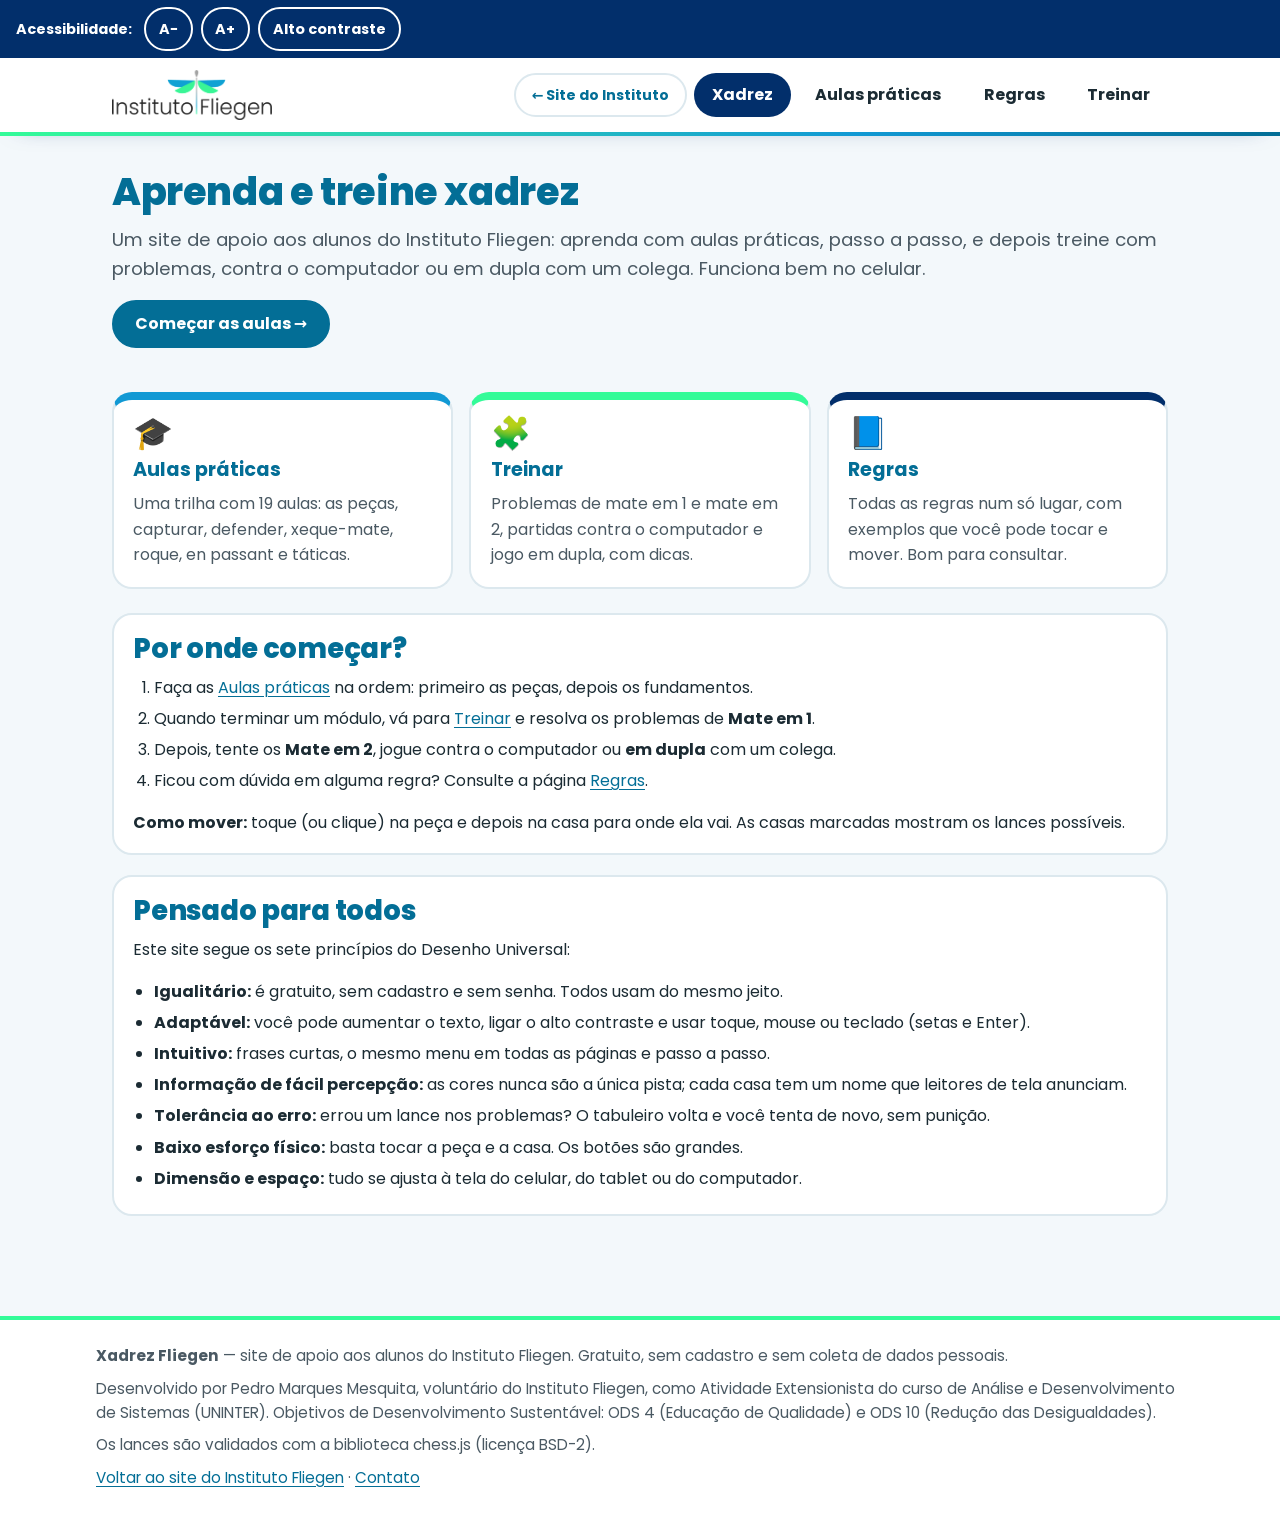
<file: xadrez/index.html>
<!DOCTYPE html>
<html lang="pt-BR">
<head>
  <meta charset="utf-8">
  <meta name="viewport" content="width=device-width, initial-scale=1">
  <title>Início — Xadrez Fliegen</title>
  <meta name="description" content="Aprenda e treine xadrez com o Instituto Fliegen: aulas práticas passo a passo, regras, problemas de xeque-mate e partidas contra o computador.">
  <meta name="theme-color" content="#036E96">
  <link rel="icon" href="assets/favicon.svg" type="image/svg+xml">
  <link rel="preconnect" href="https://fonts.googleapis.com">
  <link rel="preconnect" href="https://fonts.gstatic.com" crossorigin>
  <link href="https://fonts.googleapis.com/css2?family=Poppins:wght@400;600;700;800&display=swap" rel="stylesheet">
  <link rel="stylesheet" href="css/estilo.css?v=3">
  <script src="js/comum.js"></script>
</head>
<body>
  <a class="pular" href="#conteudo">Pular para o conteúdo</a>
  <div id="barra-acess"></div>

  <header class="topo">
    <div class="topo-interno">
      <a class="logo-link" href="../index.html" aria-label="Instituto Fliegen — site do Instituto">
        <img src="assets/logo-fliegen.png" alt="Logo do Instituto Fliegen" width="720" height="252">
      </a>
      <nav aria-label="Menu principal">
        <ul class="menu">
          <li><a class="voltar-site" href="../index.html">← Site do Instituto</a></li>
          <li><a href="index.html">Xadrez</a></li>
          <li><a href="aulas.html">Aulas práticas</a></li>
          <li><a href="regras.html">Regras</a></li>
          <li><a href="treinar.html">Treinar</a></li>
        </ul>
      </nav>
    </div>
  </header>

  <main id="conteudo" class="conteudo" tabindex="-1">
    <section class="heroi">
      <h1>Aprenda e treine xadrez</h1>
      <p class="lead">Um site de apoio aos alunos do Instituto Fliegen: aprenda com aulas práticas, passo a passo, e depois treine com problemas, contra o computador ou em dupla com um colega. Funciona bem no celular.</p>
      <div class="botoes"><a class="btn" href="aulas.html">Começar as aulas →</a></div>
    </section>

    <div class="grade-cartoes">
      <a class="cartao-link" href="aulas.html">
        <span class="icone" aria-hidden="true">🎓</span>
        <strong>Aulas práticas</strong>
        <span>Uma trilha com 19 aulas: as peças, capturar, defender, xeque-mate, roque, en passant e táticas.</span>
      </a>
      <a class="cartao-link" href="treinar.html">
        <span class="icone" aria-hidden="true">🧩</span>
        <strong>Treinar</strong>
        <span>Problemas de mate em 1 e mate em 2, partidas contra o computador e jogo em dupla, com dicas.</span>
      </a>
      <a class="cartao-link" href="regras.html">
        <span class="icone" aria-hidden="true">📘</span>
        <strong>Regras</strong>
        <span>Todas as regras num só lugar, com exemplos que você pode tocar e mover. Bom para consultar.</span>
      </a>
    </div>

    <section class="cartao" aria-labelledby="por-onde">
      <h2 id="por-onde" style="margin-top:0">Por onde começar?</h2>
      <ol>
        <li>Faça as <a href="aulas.html">Aulas práticas</a> na ordem: primeiro as peças, depois os fundamentos.</li>
        <li>Quando terminar um módulo, vá para <a href="treinar.html">Treinar</a> e resolva os problemas de <strong>Mate em 1</strong>.</li>
        <li>Depois, tente os <strong>Mate em 2</strong>, jogue contra o computador ou <strong>em dupla</strong> com um colega.</li>
        <li>Ficou com dúvida em alguma regra? Consulte a página <a href="regras.html">Regras</a>.</li>
      </ol>
      <p><strong>Como mover:</strong> toque (ou clique) na peça e depois na casa para onde ela vai. As casas marcadas mostram os lances possíveis.</p>
    </section>

    <section class="cartao" aria-labelledby="para-todos">
      <h2 id="para-todos" style="margin-top:0">Pensado para todos</h2>
      <p>Este site segue os sete princípios do Desenho Universal:</p>
      <ul>
        <li><strong>Igualitário:</strong> é gratuito, sem cadastro e sem senha. Todos usam do mesmo jeito.</li>
        <li><strong>Adaptável:</strong> você pode aumentar o texto, ligar o alto contraste e usar toque, mouse ou teclado (setas e Enter).</li>
        <li><strong>Intuitivo:</strong> frases curtas, o mesmo menu em todas as páginas e passo a passo.</li>
        <li><strong>Informação de fácil percepção:</strong> as cores nunca são a única pista; cada casa tem um nome que leitores de tela anunciam.</li>
        <li><strong>Tolerância ao erro:</strong> errou um lance nos problemas? O tabuleiro volta e você tenta de novo, sem punição.</li>
        <li><strong>Baixo esforço físico:</strong> basta tocar a peça e a casa. Os botões são grandes.</li>
        <li><strong>Dimensão e espaço:</strong> tudo se ajusta à tela do celular, do tablet ou do computador.</li>
      </ul>
    </section>

  </main>

  <footer class="rodape">
    <div class="rodape-interno">
      <p><strong>Xadrez Fliegen</strong> — site de apoio aos alunos do Instituto Fliegen. Gratuito, sem cadastro e sem coleta de dados pessoais.</p>
      <p>Desenvolvido por Pedro Marques Mesquita, voluntário do Instituto Fliegen, como Atividade Extensionista do curso de Análise e Desenvolvimento de Sistemas (UNINTER). Objetivos de Desenvolvimento Sustentável: ODS 4 (Educação de Qualidade) e ODS 10 (Redução das Desigualdades).</p>
      <p>Os lances são validados com a biblioteca chess.js (licença BSD-2).</p>
      <p><a href="../index.html">Voltar ao site do Instituto Fliegen</a> · <a href="../index.html#contato">Contato</a></p>
    </div>
  </footer>

  <script src="vendor/chess.min.js"></script>
  <script src="js/logica.js"></script>
  <script src="js/tabuleiro.js"></script>
</body>
</html>
</file>
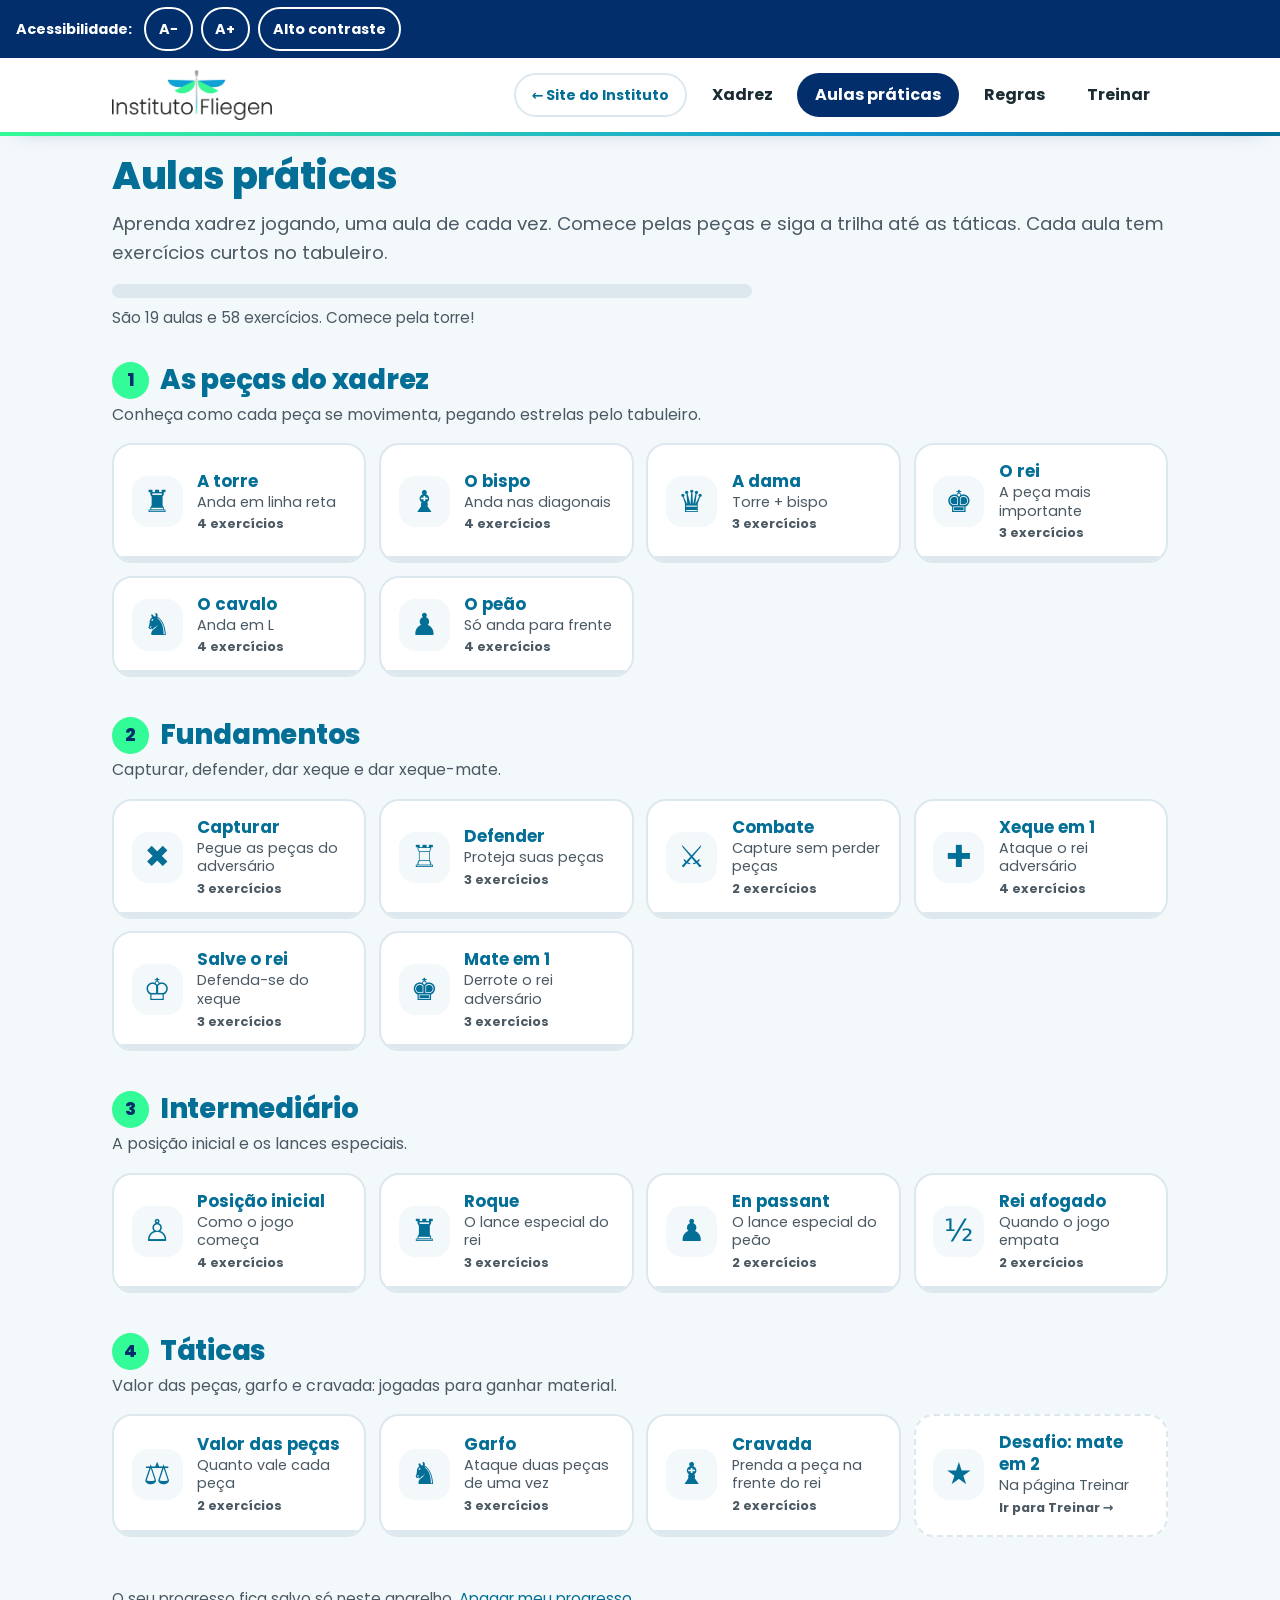
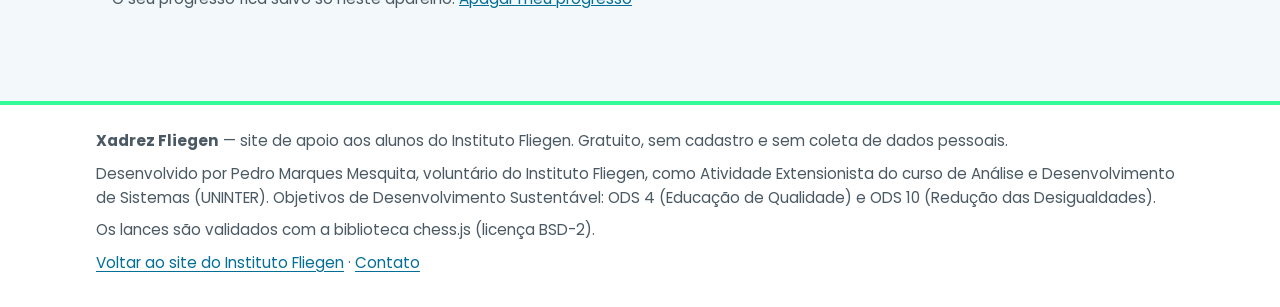
<file: xadrez/aulas.html>
<!DOCTYPE html>
<html lang="pt-BR">
<head>
  <meta charset="utf-8">
  <meta name="viewport" content="width=device-width, initial-scale=1">
  <title>Aulas práticas — Xadrez Fliegen</title>
  <meta name="description" content="Aulas práticas de xadrez, passo a passo: como as peças se movem, capturar, defender, xeque, xeque-mate, roque, en passant e táticas.">
  <meta name="theme-color" content="#036E96">
  <link rel="icon" href="assets/favicon.svg" type="image/svg+xml">
  <link rel="preconnect" href="https://fonts.googleapis.com">
  <link rel="preconnect" href="https://fonts.gstatic.com" crossorigin>
  <link href="https://fonts.googleapis.com/css2?family=Poppins:wght@400;600;700;800&display=swap" rel="stylesheet">
  <link rel="stylesheet" href="css/estilo.css?v=3">
  <script src="js/comum.js"></script>
</head>
<body>
  <a class="pular" href="#conteudo">Pular para o conteúdo</a>
  <div id="barra-acess"></div>

  <header class="topo">
    <div class="topo-interno">
      <a class="logo-link" href="../index.html" aria-label="Instituto Fliegen — site do Instituto">
        <img src="assets/logo-fliegen.png" alt="Logo do Instituto Fliegen" width="720" height="252">
      </a>
      <nav aria-label="Menu principal">
        <ul class="menu">
          <li><a class="voltar-site" href="../index.html">← Site do Instituto</a></li>
          <li><a href="index.html">Xadrez</a></li>
          <li><a href="aulas.html">Aulas práticas</a></li>
          <li><a href="regras.html">Regras</a></li>
          <li><a href="treinar.html">Treinar</a></li>
        </ul>
      </nav>
    </div>
  </header>

  <main id="conteudo" class="conteudo" tabindex="-1">

    <!-- ===================== TRILHA (lista de aulas) ===================== -->
    <section id="trilha" aria-labelledby="titulo-trilha">
      <h1 id="titulo-trilha">Aulas práticas</h1>
      <p class="lead">Aprenda xadrez jogando, uma aula de cada vez. Comece pelas peças e siga a trilha até as táticas. Cada aula tem exercícios curtos no tabuleiro.</p>
      <div class="progresso-geral" id="progresso-geral">
        <div class="progresso-barra" aria-hidden="true"><span id="progresso-preenchido"></span></div>
        <p id="progresso-texto"></p>
      </div>
      <div id="modulos"></div>
      <p class="legenda" style="text-align:left">O seu progresso fica salvo só neste aparelho. <button type="button" class="link-botao" id="zerar-progresso">Apagar meu progresso</button></p>
    </section>

    <!-- ===================== AULA ===================== -->
    <section id="licao" aria-labelledby="licao-titulo" hidden>
      <button type="button" class="btn btn-sec btn-voltar" id="voltar-trilha">← Todas as aulas</button>
      <p class="rotulo-modulo" id="licao-modulo"></p>
      <h1 id="licao-titulo"></h1>
      <p class="lead" id="licao-intro"></p>

      <div class="duas-colunas">
        <div>
          <div id="tab-aula"></div>
          <p class="legenda" id="tab-legenda">Toque na peça e depois na casa de destino.</p>
        </div>
        <div class="cartao painel-aula">
          <div class="exercicio-topo">
            <p class="exercicio-num" id="exercicio-num"></p>
            <ol class="pontos" id="exercicio-pontos" aria-label="Exercícios desta aula"></ol>
          </div>
          <p class="tarefa" id="exercicio-texto"></p>
          <div class="msg info" id="aula-msg" role="status" aria-live="polite"></div>
          <div class="botoes">
            <button type="button" class="btn btn-sec" id="aula-dica">Dica</button>
            <button type="button" class="btn btn-sec" id="aula-recomecar">Recomeçar</button>
            <button type="button" class="btn" id="aula-proximo" hidden>Próximo exercício</button>
          </div>
          <div class="aula-fim" id="aula-fim" hidden>
            <p class="aula-fim-titulo">Aula concluída! ★</p>
            <p id="aula-fim-texto"></p>
            <div class="botoes">
              <button type="button" class="btn" id="aula-seguinte">Próxima aula →</button>
              <button type="button" class="btn btn-sec" id="aula-repetir">Repetir aula</button>
            </div>
          </div>
        </div>
      </div>
    </section>

  </main>

  <footer class="rodape">
    <div class="rodape-interno">
      <p><strong>Xadrez Fliegen</strong> — site de apoio aos alunos do Instituto Fliegen. Gratuito, sem cadastro e sem coleta de dados pessoais.</p>
      <p>Desenvolvido por Pedro Marques Mesquita, voluntário do Instituto Fliegen, como Atividade Extensionista do curso de Análise e Desenvolvimento de Sistemas (UNINTER). Objetivos de Desenvolvimento Sustentável: ODS 4 (Educação de Qualidade) e ODS 10 (Redução das Desigualdades).</p>
      <p>Os lances são validados com a biblioteca chess.js (licença BSD-2).</p>
      <p><a href="../index.html">Voltar ao site do Instituto Fliegen</a> · <a href="../index.html#contato">Contato</a></p>
    </div>
  </footer>

  <script src="vendor/chess.min.js"></script>
  <script src="js/logica.js"></script>
  <script src="js/tabuleiro.js"></script>
  <script src="js/dados-aulas.js"></script>
  <script src="js/aulas-motor.js"></script>
  <script src="js/aulas.js"></script>
</body>
</html>
</file>
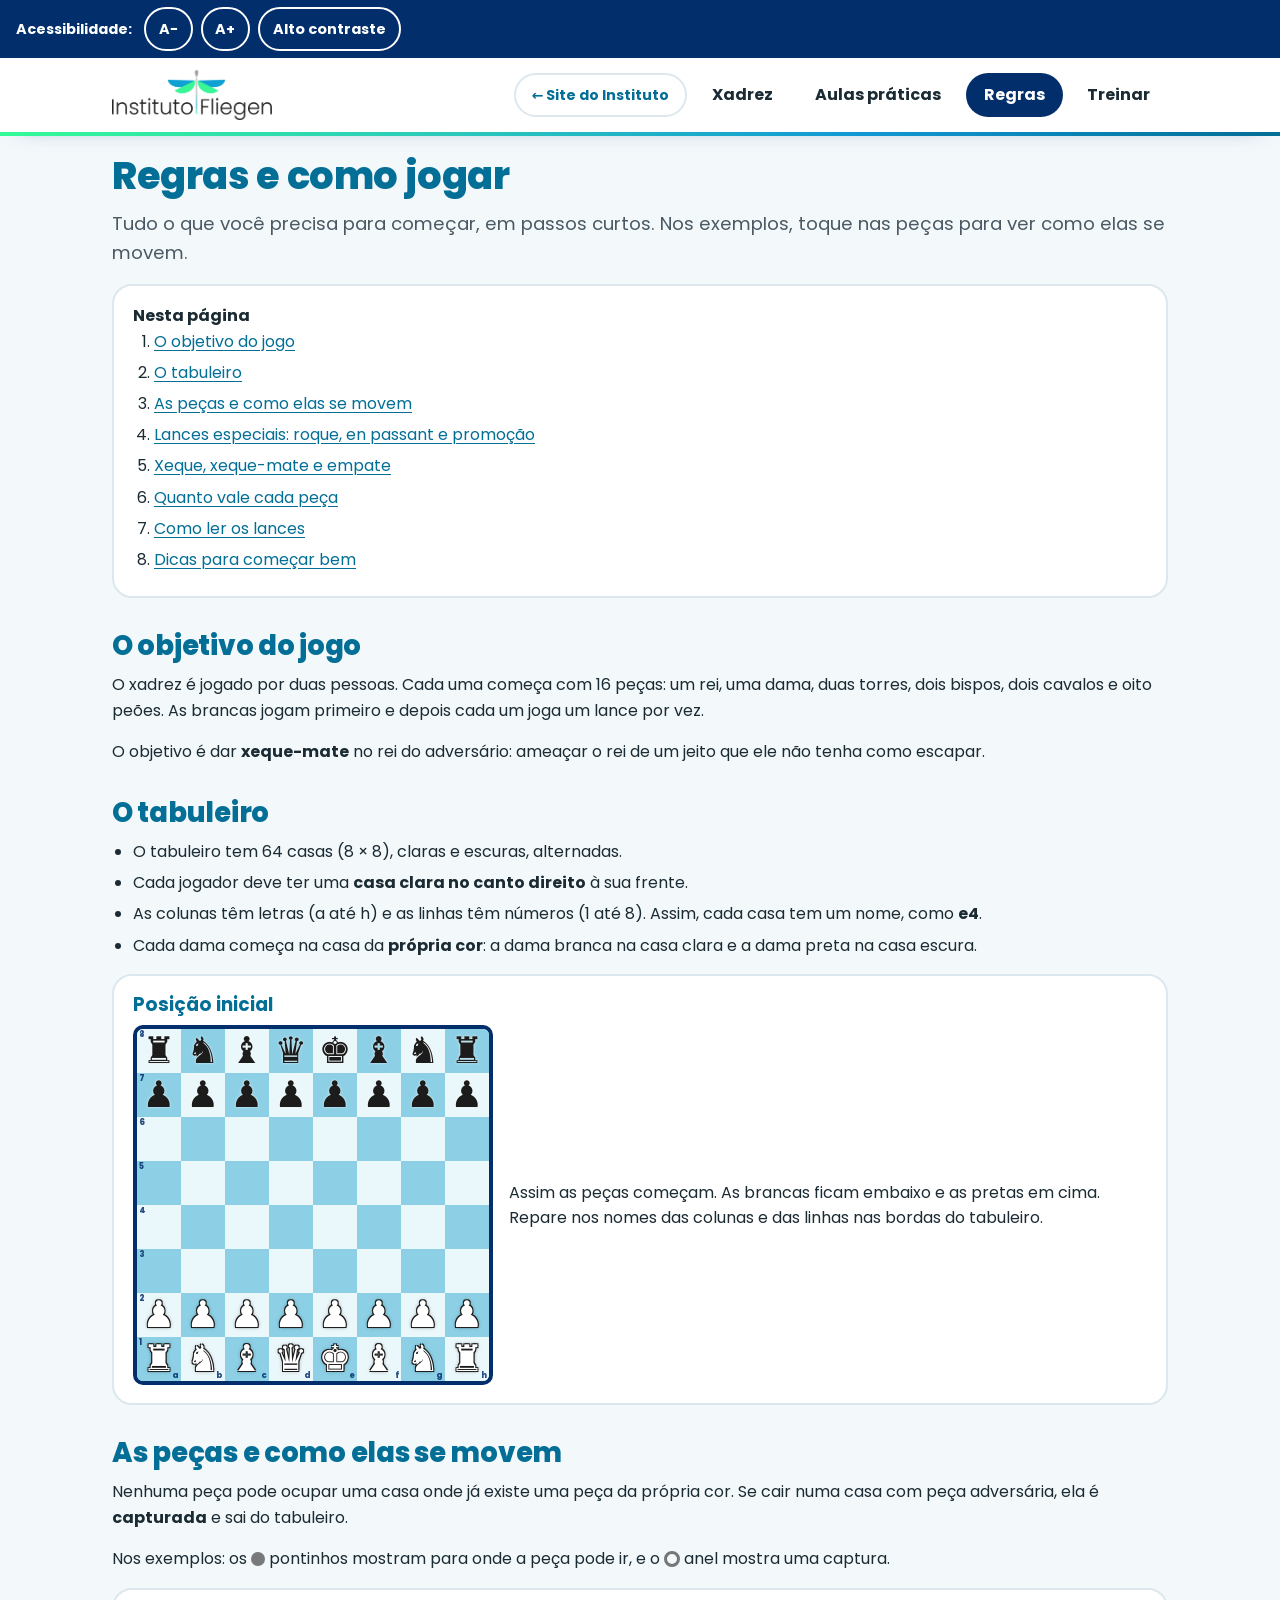
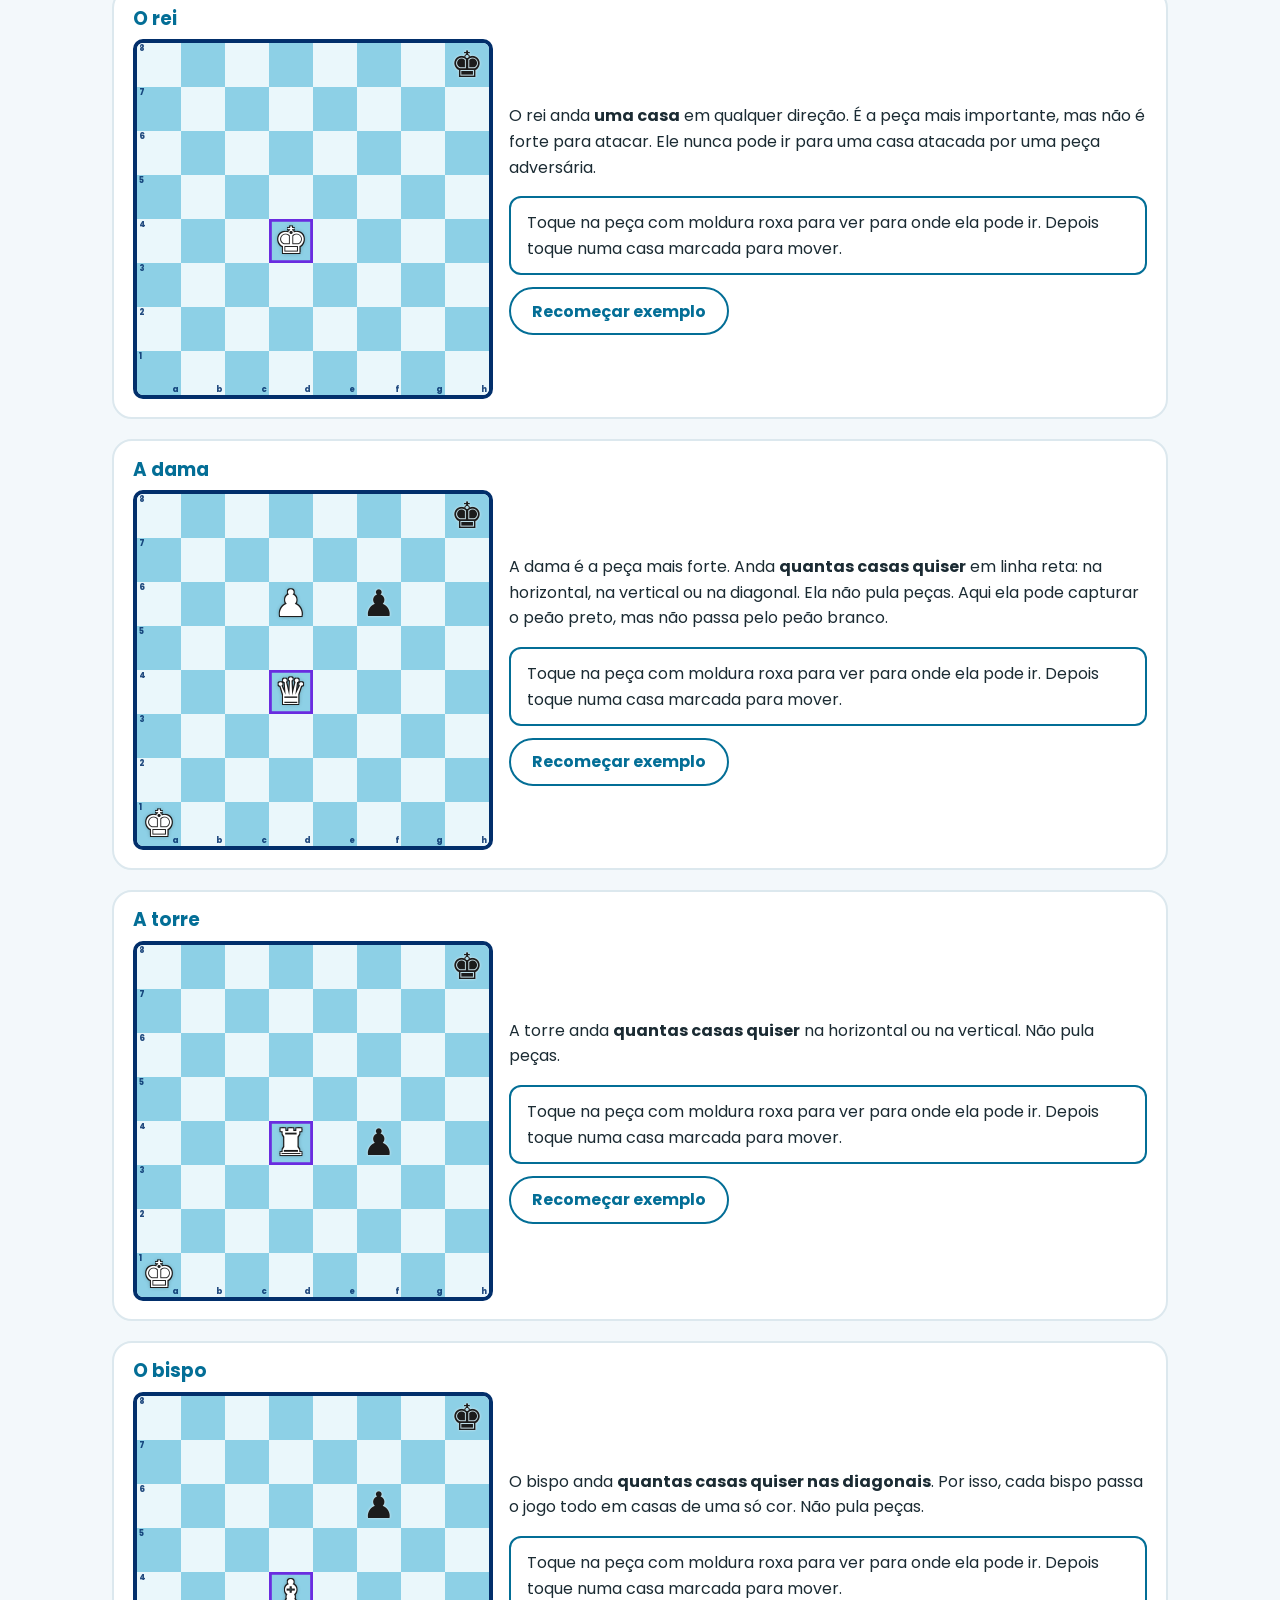
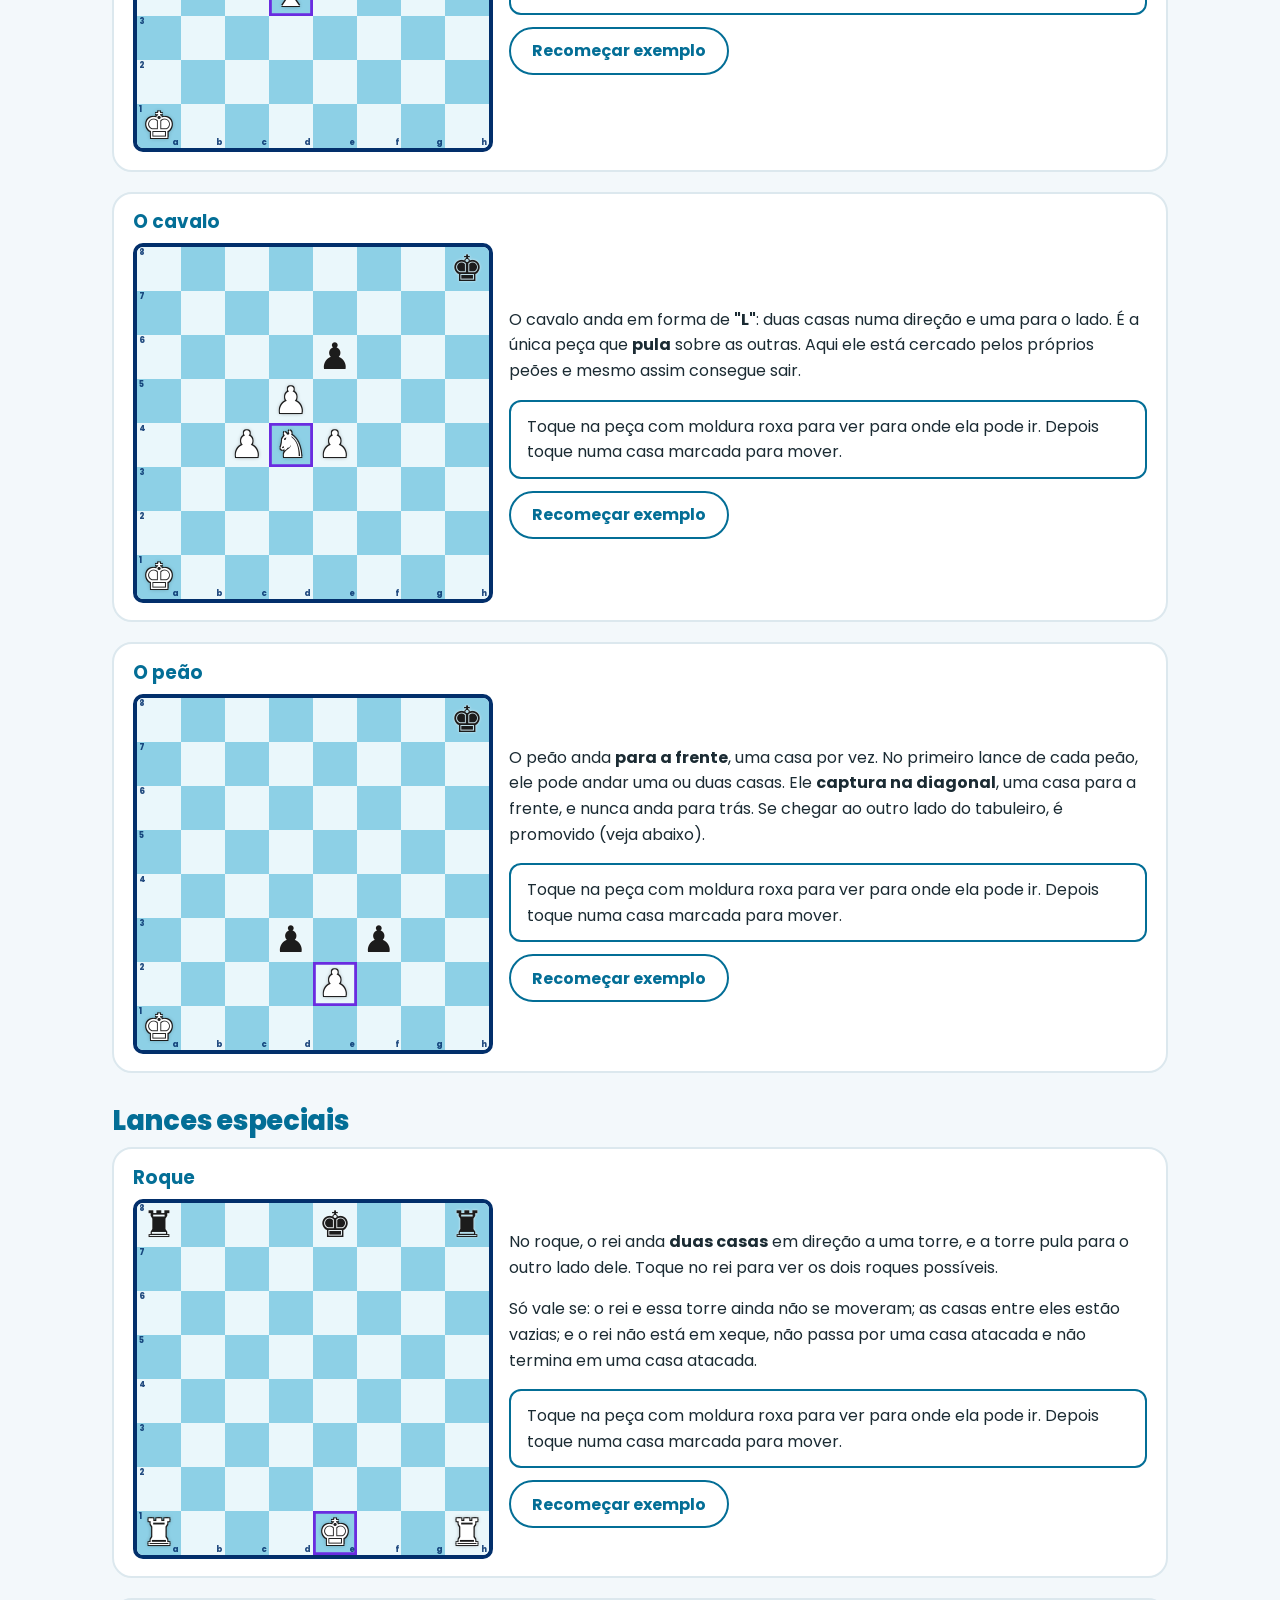
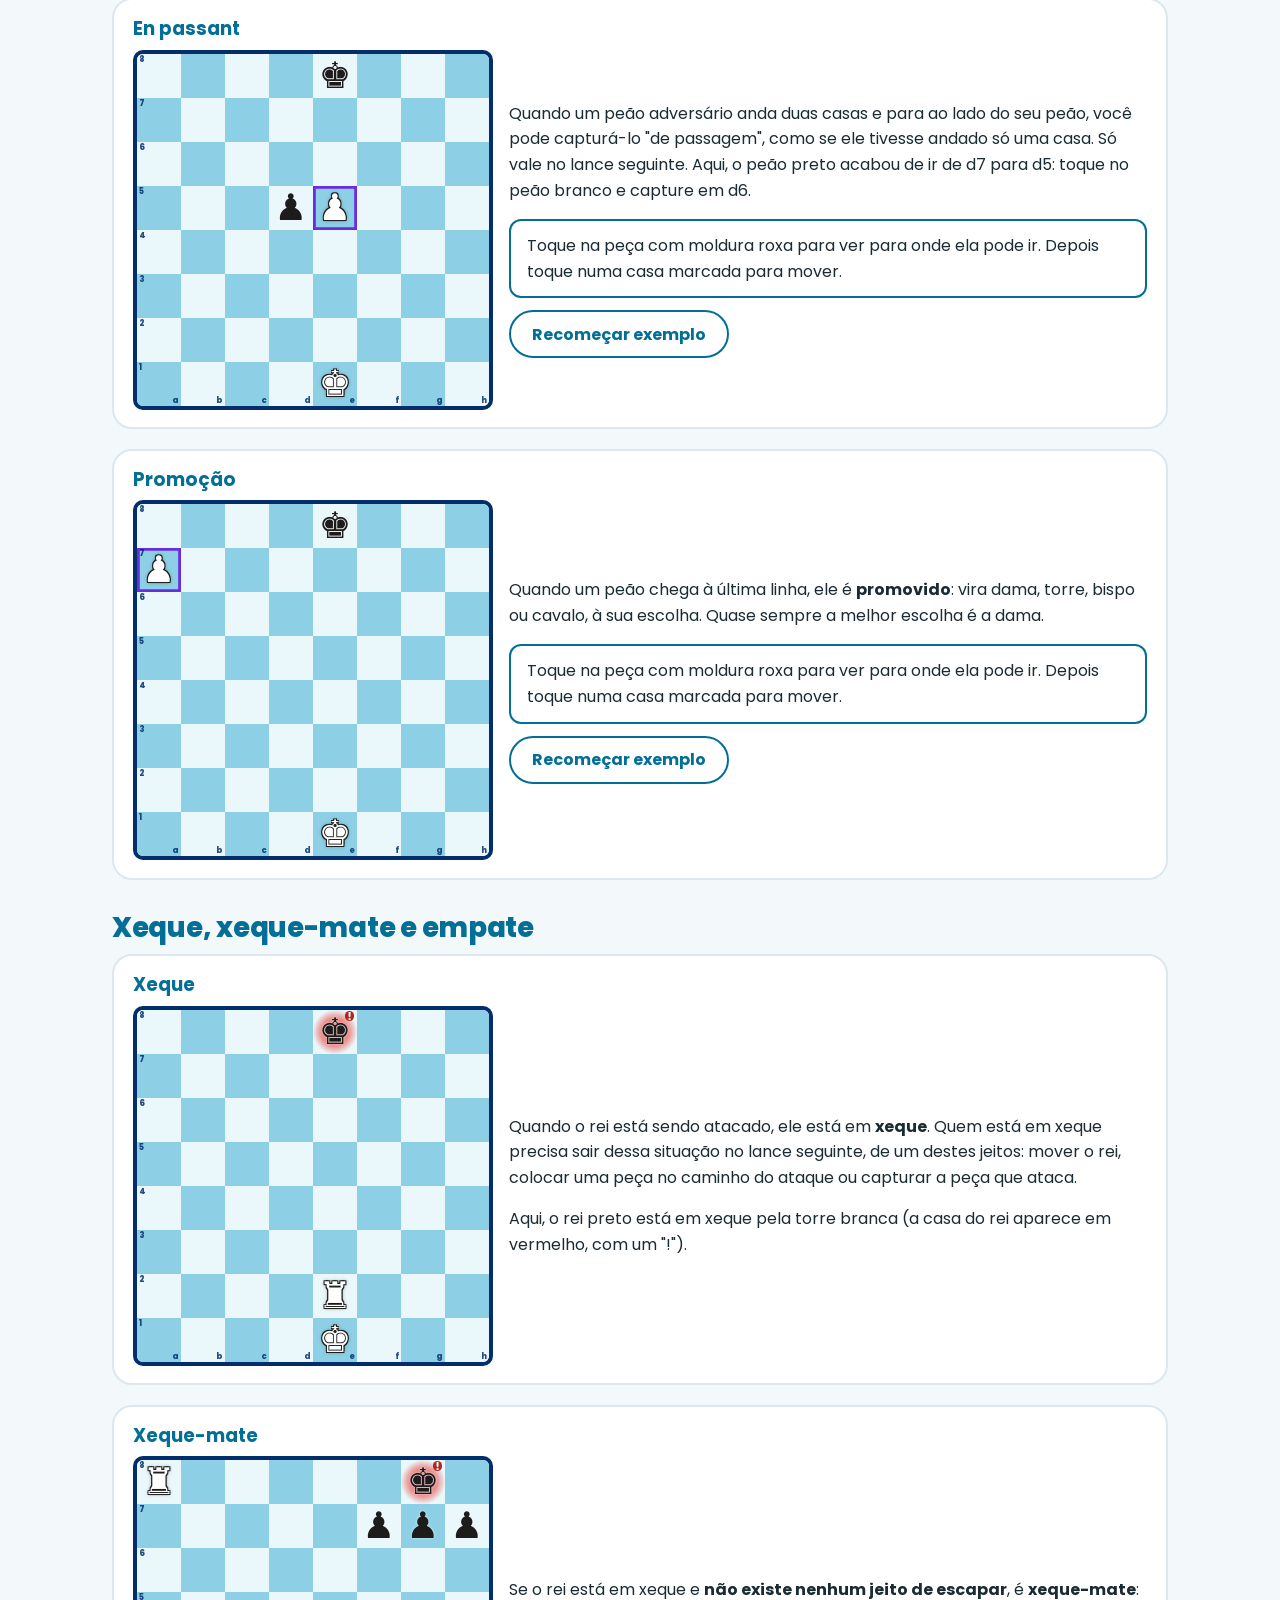
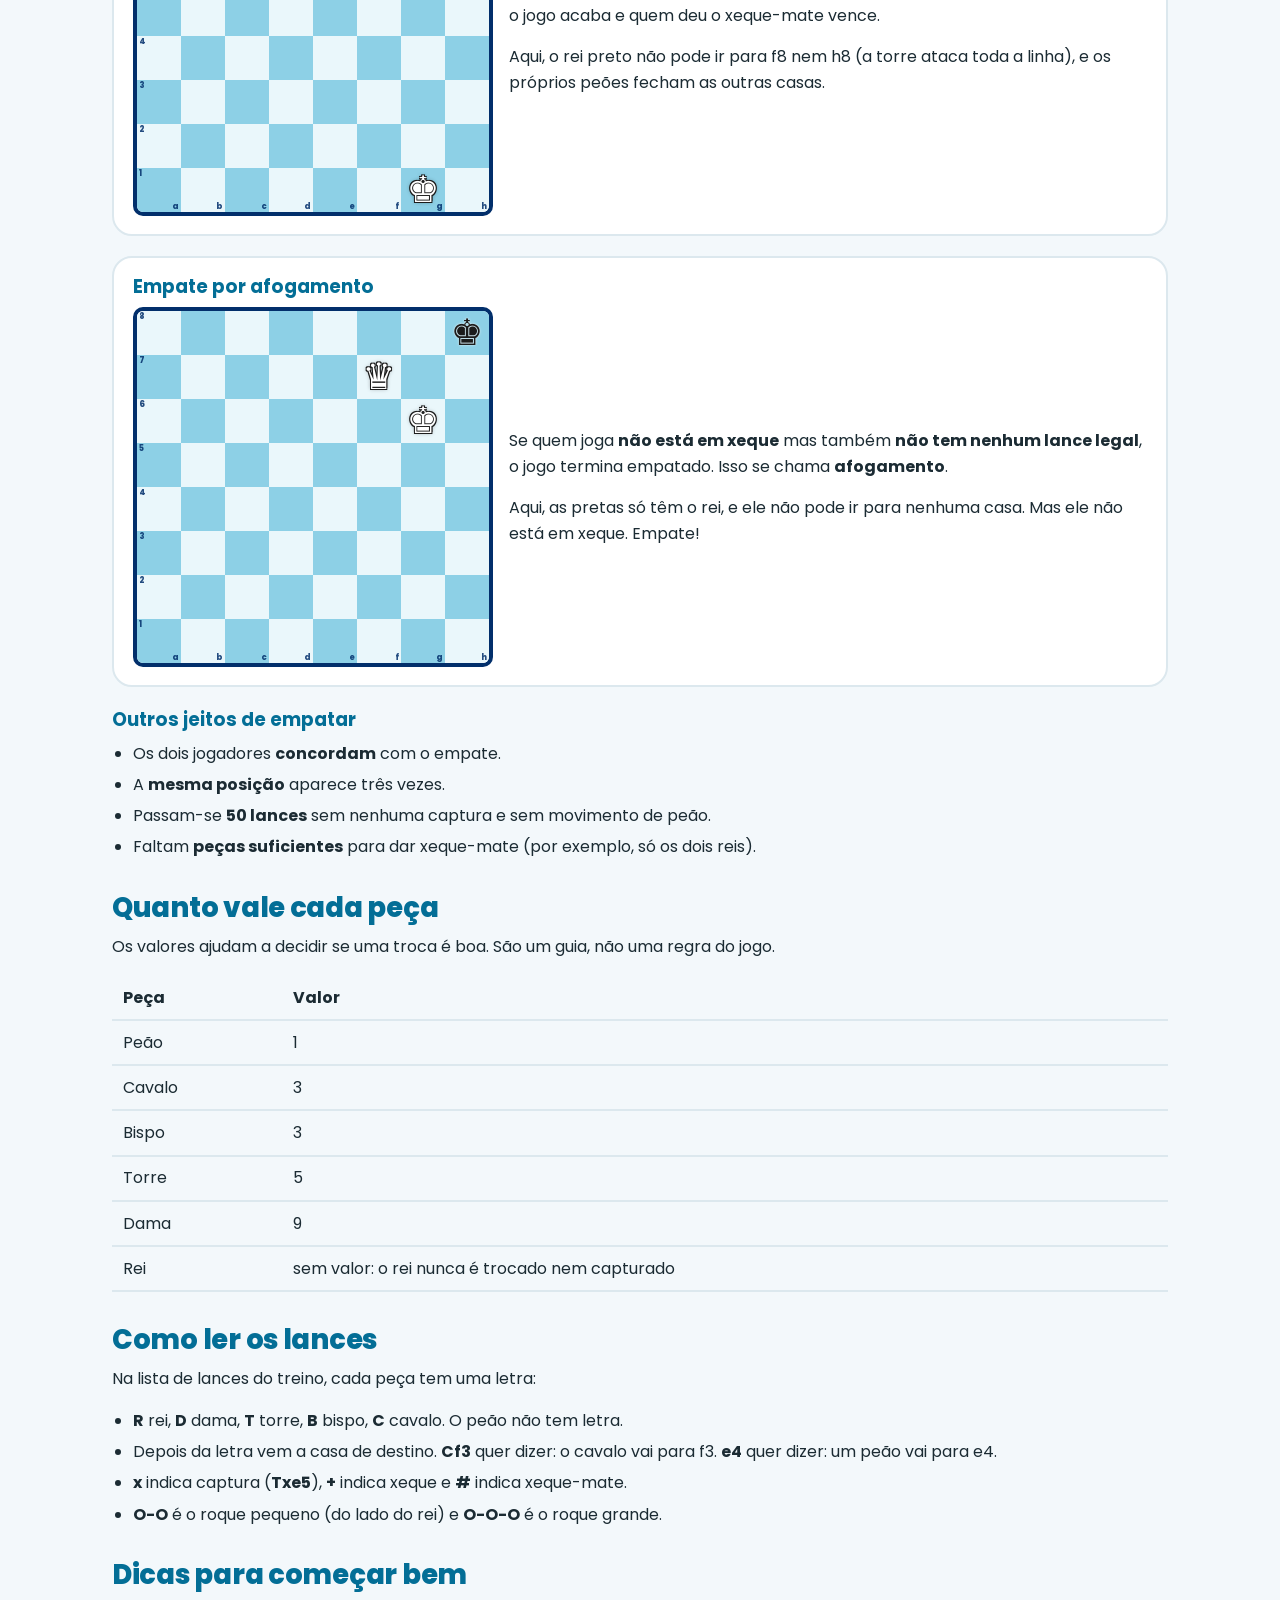
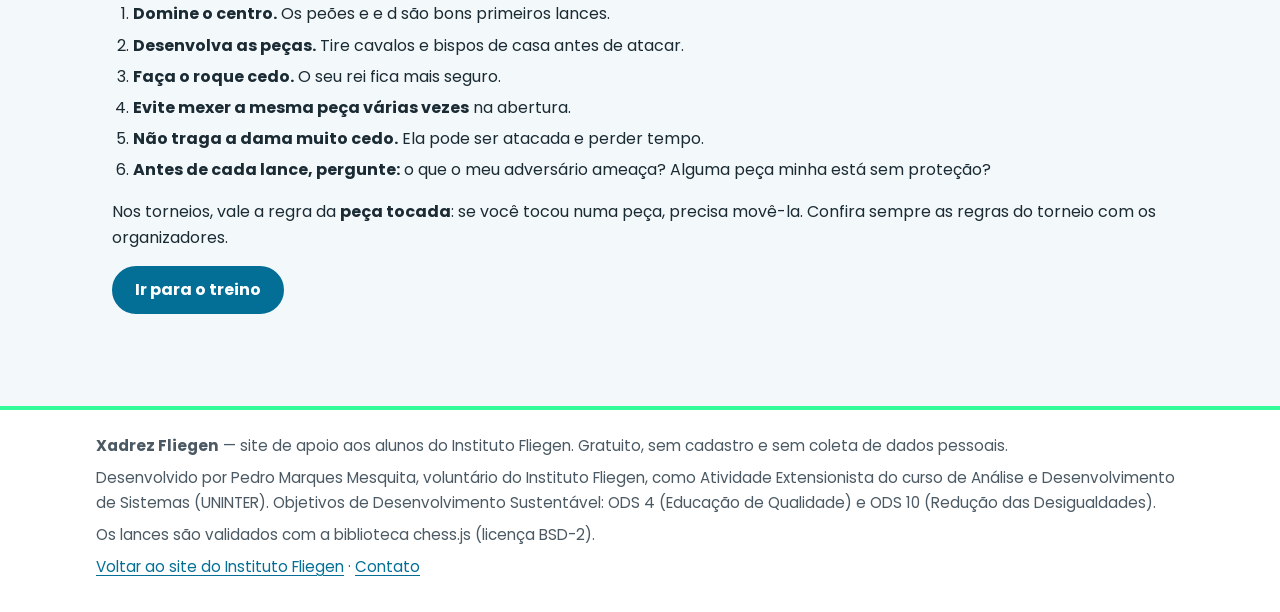
<file: xadrez/regras.html>
<!DOCTYPE html>
<html lang="pt-BR">
<head>
  <meta charset="utf-8">
  <meta name="viewport" content="width=device-width, initial-scale=1">
  <title>Regras e como jogar — Xadrez Fliegen</title>
  <meta name="description" content="As regras do xadrez explicadas passo a passo, com exemplos interativos.">
  <meta name="theme-color" content="#036E96">
  <link rel="icon" href="assets/favicon.svg" type="image/svg+xml">
  <link rel="preconnect" href="https://fonts.googleapis.com">
  <link rel="preconnect" href="https://fonts.gstatic.com" crossorigin>
  <link href="https://fonts.googleapis.com/css2?family=Poppins:wght@400;600;700;800&display=swap" rel="stylesheet">
  <link rel="stylesheet" href="css/estilo.css?v=3">
  <script src="js/comum.js"></script>
</head>
<body>
  <a class="pular" href="#conteudo">Pular para o conteúdo</a>
  <div id="barra-acess"></div>

  <header class="topo">
    <div class="topo-interno">
      <a class="logo-link" href="../index.html" aria-label="Instituto Fliegen — site do Instituto">
        <img src="assets/logo-fliegen.png" alt="Logo do Instituto Fliegen" width="720" height="252">
      </a>
      <nav aria-label="Menu principal">
        <ul class="menu">
          <li><a class="voltar-site" href="../index.html">← Site do Instituto</a></li>
          <li><a href="index.html">Xadrez</a></li>
          <li><a href="aulas.html">Aulas práticas</a></li>
          <li><a href="regras.html">Regras</a></li>
          <li><a href="treinar.html">Treinar</a></li>
        </ul>
      </nav>
    </div>
  </header>

  <main id="conteudo" class="conteudo" tabindex="-1">
    <h1>Regras e como jogar</h1>
    <p class="lead">Tudo o que você precisa para começar, em passos curtos. Nos exemplos, toque nas peças para ver como elas se movem.</p>

    <nav class="cartao" aria-label="Nesta página">
      <strong>Nesta página</strong>
      <ol>
        <li><a href="#objetivo">O objetivo do jogo</a></li>
        <li><a href="#tabuleiro">O tabuleiro</a></li>
        <li><a href="#pecas">As peças e como elas se movem</a></li>
        <li><a href="#especiais">Lances especiais: roque, en passant e promoção</a></li>
        <li><a href="#fim">Xeque, xeque-mate e empate</a></li>
        <li><a href="#valores">Quanto vale cada peça</a></li>
        <li><a href="#notacao">Como ler os lances</a></li>
        <li><a href="#dicas">Dicas para começar bem</a></li>
      </ol>
    </nav>

    <section id="objetivo" aria-labelledby="h-objetivo">
      <h2 id="h-objetivo">O objetivo do jogo</h2>
      <p>O xadrez é jogado por duas pessoas. Cada uma começa com 16 peças: um rei, uma dama, duas torres, dois bispos, dois cavalos e oito peões. As brancas jogam primeiro e depois cada um joga um lance por vez.</p>
      <p>O objetivo é dar <strong>xeque-mate</strong> no rei do adversário: ameaçar o rei de um jeito que ele não tenha como escapar.</p>
    </section>

    <section id="tabuleiro" aria-labelledby="h-tabuleiro">
      <h2 id="h-tabuleiro">O tabuleiro</h2>
      <ul>
        <li>O tabuleiro tem 64 casas (8 × 8), claras e escuras, alternadas.</li>
        <li>Cada jogador deve ter uma <strong>casa clara no canto direito</strong> à sua frente.</li>
        <li>As colunas têm letras (a até h) e as linhas têm números (1 até 8). Assim, cada casa tem um nome, como <strong>e4</strong>.</li>
        <li>Cada dama começa na casa da <strong>própria cor</strong>: a dama branca na casa clara e a dama preta na casa escura.</li>
      </ul>
      <article class="cartao">
        <h3 style="margin-top:0">Posição inicial</h3>
        <div class="demo" data-estatico data-fen="rnbqkbnr/pppppppp/8/8/8/8/PPPPPPPP/RNBQKBNR w KQkq - 0 1" data-rotulo="Posição inicial do jogo de xadrez">
          <div data-tab></div>
          <div class="demo-texto">
            <p>Assim as peças começam. As brancas ficam embaixo e as pretas em cima. Repare nos nomes das colunas e das linhas nas bordas do tabuleiro.</p>
          </div>
        </div>
      </article>
    </section>

    <section id="pecas" aria-labelledby="h-pecas">
      <h2 id="h-pecas">As peças e como elas se movem</h2>
      <p>Nenhuma peça pode ocupar uma casa onde já existe uma peça da própria cor. Se cair numa casa com peça adversária, ela é <strong>capturada</strong> e sai do tabuleiro.</p>
      <p>Nos exemplos: os <span class="sombra-ponto" aria-hidden="true"></span> pontinhos mostram para onde a peça pode ir, e o <span class="sombra-anel" aria-hidden="true"></span> anel mostra uma captura.</p>
      <article class="cartao">
        <h3 style="margin-top:0">O rei</h3>
        <div class="demo" data-demo data-fen="7k/8/8/8/3K4/8/8/8 w - - 0 1" data-selecione="d4" data-rotulo="Exemplo: O rei">
          <div data-tab></div>
          <div class="demo-texto">
            <p>O rei anda <strong>uma casa</strong> em qualquer direção. É a peça mais importante, mas não é forte para atacar. Ele nunca pode ir para uma casa atacada por uma peça adversária.</p>
            <div class="msg info demo-msg" role="status" aria-live="polite">Toque na peça marcada para ver para onde ela pode ir.</div>
            <div class="botoes"><button type="button" class="btn btn-sec demo-reset">Recomeçar exemplo</button></div>
          </div>
        </div>
      </article>
      <article class="cartao">
        <h3 style="margin-top:0">A dama</h3>
        <div class="demo" data-demo data-fen="7k/8/3P1p2/8/3Q4/8/8/K7 w - - 0 1" data-selecione="d4" data-rotulo="Exemplo: A dama">
          <div data-tab></div>
          <div class="demo-texto">
            <p>A dama é a peça mais forte. Anda <strong>quantas casas quiser</strong> em linha reta: na horizontal, na vertical ou na diagonal. Ela não pula peças. Aqui ela pode capturar o peão preto, mas não passa pelo peão branco.</p>
            <div class="msg info demo-msg" role="status" aria-live="polite">Toque na peça marcada para ver para onde ela pode ir.</div>
            <div class="botoes"><button type="button" class="btn btn-sec demo-reset">Recomeçar exemplo</button></div>
          </div>
        </div>
      </article>
      <article class="cartao">
        <h3 style="margin-top:0">A torre</h3>
        <div class="demo" data-demo data-fen="7k/8/8/8/3R1p2/8/8/K7 w - - 0 1" data-selecione="d4" data-rotulo="Exemplo: A torre">
          <div data-tab></div>
          <div class="demo-texto">
            <p>A torre anda <strong>quantas casas quiser</strong> na horizontal ou na vertical. Não pula peças.</p>
            <div class="msg info demo-msg" role="status" aria-live="polite">Toque na peça marcada para ver para onde ela pode ir.</div>
            <div class="botoes"><button type="button" class="btn btn-sec demo-reset">Recomeçar exemplo</button></div>
          </div>
        </div>
      </article>
      <article class="cartao">
        <h3 style="margin-top:0">O bispo</h3>
        <div class="demo" data-demo data-fen="7k/8/5p2/8/3B4/8/8/K7 w - - 0 1" data-selecione="d4" data-rotulo="Exemplo: O bispo">
          <div data-tab></div>
          <div class="demo-texto">
            <p>O bispo anda <strong>quantas casas quiser nas diagonais</strong>. Por isso, cada bispo passa o jogo todo em casas de uma só cor. Não pula peças.</p>
            <div class="msg info demo-msg" role="status" aria-live="polite">Toque na peça marcada para ver para onde ela pode ir.</div>
            <div class="botoes"><button type="button" class="btn btn-sec demo-reset">Recomeçar exemplo</button></div>
          </div>
        </div>
      </article>
      <article class="cartao">
        <h3 style="margin-top:0">O cavalo</h3>
        <div class="demo" data-demo data-fen="7k/8/4p3/3P4/2PNP3/8/8/K7 w - - 0 1" data-selecione="d4" data-rotulo="Exemplo: O cavalo">
          <div data-tab></div>
          <div class="demo-texto">
            <p>O cavalo anda em forma de <strong>"L"</strong>: duas casas numa direção e uma para o lado. É a única peça que <strong>pula</strong> sobre as outras. Aqui ele está cercado pelos próprios peões e mesmo assim consegue sair.</p>
            <div class="msg info demo-msg" role="status" aria-live="polite">Toque na peça marcada para ver para onde ela pode ir.</div>
            <div class="botoes"><button type="button" class="btn btn-sec demo-reset">Recomeçar exemplo</button></div>
          </div>
        </div>
      </article>
      <article class="cartao">
        <h3 style="margin-top:0">O peão</h3>
        <div class="demo" data-demo data-fen="7k/8/8/8/8/3p1p2/4P3/K7 w - - 0 1" data-selecione="e2" data-rotulo="Exemplo: O peão">
          <div data-tab></div>
          <div class="demo-texto">
            <p>O peão anda <strong>para a frente</strong>, uma casa por vez. No primeiro lance de cada peão, ele pode andar uma ou duas casas. Ele <strong>captura na diagonal</strong>, uma casa para a frente, e nunca anda para trás. Se chegar ao outro lado do tabuleiro, é promovido (veja abaixo).</p>
            <div class="msg info demo-msg" role="status" aria-live="polite">Toque na peça marcada para ver para onde ela pode ir.</div>
            <div class="botoes"><button type="button" class="btn btn-sec demo-reset">Recomeçar exemplo</button></div>
          </div>
        </div>
      </article>
    </section>

    <section id="especiais" aria-labelledby="h-especiais">
      <h2 id="h-especiais">Lances especiais</h2>
      <article class="cartao">
        <h3 style="margin-top:0">Roque</h3>
        <div class="demo" data-demo data-fen="r3k2r/8/8/8/8/8/8/R3K2R w KQkq - 0 1" data-selecione="e1" data-rotulo="Exemplo: Roque">
          <div data-tab></div>
          <div class="demo-texto">
            <p>No roque, o rei anda <strong>duas casas</strong> em direção a uma torre, e a torre pula para o outro lado dele. Toque no rei para ver os dois roques possíveis.</p>
            <p>Só vale se: o rei e essa torre ainda não se moveram; as casas entre eles estão vazias; e o rei não está em xeque, não passa por uma casa atacada e não termina em uma casa atacada.</p>
            <div class="msg info demo-msg" role="status" aria-live="polite">Toque na peça marcada para ver para onde ela pode ir.</div>
            <div class="botoes"><button type="button" class="btn btn-sec demo-reset">Recomeçar exemplo</button></div>
          </div>
        </div>
      </article>
      <article class="cartao">
        <h3 style="margin-top:0">En passant</h3>
        <div class="demo" data-demo data-fen="4k3/8/8/3pP3/8/8/8/4K3 w - d6 0 1" data-selecione="e5" data-rotulo="Exemplo: En passant">
          <div data-tab></div>
          <div class="demo-texto">
            <p>Quando um peão adversário anda duas casas e para ao lado do seu peão, você pode capturá-lo "de passagem", como se ele tivesse andado só uma casa. Só vale no lance seguinte. Aqui, o peão preto acabou de ir de d7 para d5: toque no peão branco e capture em d6.</p>
            <div class="msg info demo-msg" role="status" aria-live="polite">Toque na peça marcada para ver para onde ela pode ir.</div>
            <div class="botoes"><button type="button" class="btn btn-sec demo-reset">Recomeçar exemplo</button></div>
          </div>
        </div>
      </article>
      <article class="cartao">
        <h3 style="margin-top:0">Promoção</h3>
        <div class="demo" data-demo data-fen="4k3/P7/8/8/8/8/8/4K3 w - - 0 1" data-selecione="a7" data-rotulo="Exemplo: Promoção">
          <div data-tab></div>
          <div class="demo-texto">
            <p>Quando um peão chega à última linha, ele é <strong>promovido</strong>: vira dama, torre, bispo ou cavalo, à sua escolha. Quase sempre a melhor escolha é a dama.</p>
            <div class="msg info demo-msg" role="status" aria-live="polite">Toque na peça marcada para ver para onde ela pode ir.</div>
            <div class="botoes"><button type="button" class="btn btn-sec demo-reset">Recomeçar exemplo</button></div>
          </div>
        </div>
      </article>
    </section>

    <section id="fim" aria-labelledby="h-fim">
      <h2 id="h-fim">Xeque, xeque-mate e empate</h2>
      <article class="cartao">
        <h3 style="margin-top:0">Xeque</h3>
        <div class="demo" data-estatico data-fen="4k3/8/8/8/8/8/4R3/4K3 b - - 0 1" data-rotulo="Exemplo de xeque">
          <div data-tab></div>
          <div class="demo-texto">
            <p>Quando o rei está sendo atacado, ele está em <strong>xeque</strong>. Quem está em xeque precisa sair dessa situação no lance seguinte, de um destes jeitos: mover o rei, colocar uma peça no caminho do ataque ou capturar a peça que ataca.</p>
            <p>Aqui, o rei preto está em xeque pela torre branca (a casa do rei aparece em vermelho, com um "!").</p>
          </div>
        </div>
      </article>
      <article class="cartao">
        <h3 style="margin-top:0">Xeque-mate</h3>
        <div class="demo" data-estatico data-fen="R5k1/5ppp/8/8/8/8/8/6K1 b - - 0 1" data-rotulo="Exemplo de xeque-mate">
          <div data-tab></div>
          <div class="demo-texto">
            <p>Se o rei está em xeque e <strong>não existe nenhum jeito de escapar</strong>, é <strong>xeque-mate</strong>: o jogo acaba e quem deu o xeque-mate vence.</p>
            <p>Aqui, o rei preto não pode ir para f8 nem h8 (a torre ataca toda a linha), e os próprios peões fecham as outras casas.</p>
          </div>
        </div>
      </article>
      <article class="cartao">
        <h3 style="margin-top:0">Empate por afogamento</h3>
        <div class="demo" data-estatico data-fen="7k/5Q2/6K1/8/8/8/8/8 b - - 0 1" data-rotulo="Exemplo de afogamento">
          <div data-tab></div>
          <div class="demo-texto">
            <p>Se quem joga <strong>não está em xeque</strong> mas também <strong>não tem nenhum lance legal</strong>, o jogo termina empatado. Isso se chama <strong>afogamento</strong>.</p>
            <p>Aqui, as pretas só têm o rei, e ele não pode ir para nenhuma casa. Mas ele não está em xeque. Empate!</p>
          </div>
        </div>
      </article>
      <h3>Outros jeitos de empatar</h3>
      <ul>
        <li>Os dois jogadores <strong>concordam</strong> com o empate.</li>
        <li>A <strong>mesma posição</strong> aparece três vezes.</li>
        <li>Passam-se <strong>50 lances</strong> sem nenhuma captura e sem movimento de peão.</li>
        <li>Faltam <strong>peças suficientes</strong> para dar xeque-mate (por exemplo, só os dois reis).</li>
      </ul>
    </section>

    <section id="valores" aria-labelledby="h-valores">
      <h2 id="h-valores">Quanto vale cada peça</h2>
      <p>Os valores ajudam a decidir se uma troca é boa. São um guia, não uma regra do jogo.</p>
      <table class="valor-tabela">
        <caption class="so-leitor">Valor de cada peça em pontos</caption>
        <thead><tr><th scope="col">Peça</th><th scope="col">Valor</th></tr></thead>
        <tbody>
          <tr><td>Peão</td><td>1</td></tr>
          <tr><td>Cavalo</td><td>3</td></tr>
          <tr><td>Bispo</td><td>3</td></tr>
          <tr><td>Torre</td><td>5</td></tr>
          <tr><td>Dama</td><td>9</td></tr>
          <tr><td>Rei</td><td>sem valor: o rei nunca é trocado nem capturado</td></tr>
        </tbody>
      </table>
    </section>

    <section id="notacao" aria-labelledby="h-notacao">
      <h2 id="h-notacao">Como ler os lances</h2>
      <p>Na lista de lances do treino, cada peça tem uma letra:</p>
      <ul>
        <li><strong>R</strong> rei, <strong>D</strong> dama, <strong>T</strong> torre, <strong>B</strong> bispo, <strong>C</strong> cavalo. O peão não tem letra.</li>
        <li>Depois da letra vem a casa de destino. <strong>Cf3</strong> quer dizer: o cavalo vai para f3. <strong>e4</strong> quer dizer: um peão vai para e4.</li>
        <li><strong>x</strong> indica captura (<strong>Txe5</strong>), <strong>+</strong> indica xeque e <strong>#</strong> indica xeque-mate.</li>
        <li><strong>O-O</strong> é o roque pequeno (do lado do rei) e <strong>O-O-O</strong> é o roque grande.</li>
      </ul>
    </section>

    <section id="dicas" aria-labelledby="h-dicas">
      <h2 id="h-dicas">Dicas para começar bem</h2>
      <ol>
        <li><strong>Domine o centro.</strong> Os peões e e d são bons primeiros lances.</li>
        <li><strong>Desenvolva as peças.</strong> Tire cavalos e bispos de casa antes de atacar.</li>
        <li><strong>Faça o roque cedo.</strong> O seu rei fica mais seguro.</li>
        <li><strong>Evite mexer a mesma peça várias vezes</strong> na abertura.</li>
        <li><strong>Não traga a dama muito cedo.</strong> Ela pode ser atacada e perder tempo.</li>
        <li><strong>Antes de cada lance, pergunte:</strong> o que o meu adversário ameaça? Alguma peça minha está sem proteção?</li>
      </ol>
      <p>Nos torneios, vale a regra da <strong>peça tocada</strong>: se você tocou numa peça, precisa movê-la. Confira sempre as regras do torneio com os organizadores.</p>
      <div class="botoes"><a class="btn" href="treinar.html">Ir para o treino</a></div>
    </section>

  </main>

  <footer class="rodape">
    <div class="rodape-interno">
      <p><strong>Xadrez Fliegen</strong> — site de apoio aos alunos do Instituto Fliegen. Gratuito, sem cadastro e sem coleta de dados pessoais.</p>
      <p>Desenvolvido por Pedro Marques Mesquita, voluntário do Instituto Fliegen, como Atividade Extensionista do curso de Análise e Desenvolvimento de Sistemas (UNINTER). Objetivos de Desenvolvimento Sustentável: ODS 4 (Educação de Qualidade) e ODS 10 (Redução das Desigualdades).</p>
      <p>Os lances são validados com a biblioteca chess.js (licença BSD-2).</p>
      <p><a href="../index.html">Voltar ao site do Instituto Fliegen</a> · <a href="../index.html#contato">Contato</a></p>
    </div>
  </footer>

  <script src="vendor/chess.min.js"></script>
  <script src="js/logica.js"></script>
  <script src="js/tabuleiro.js"></script>
  <script src="js/regras.js"></script>
</body>
</html>
</file>
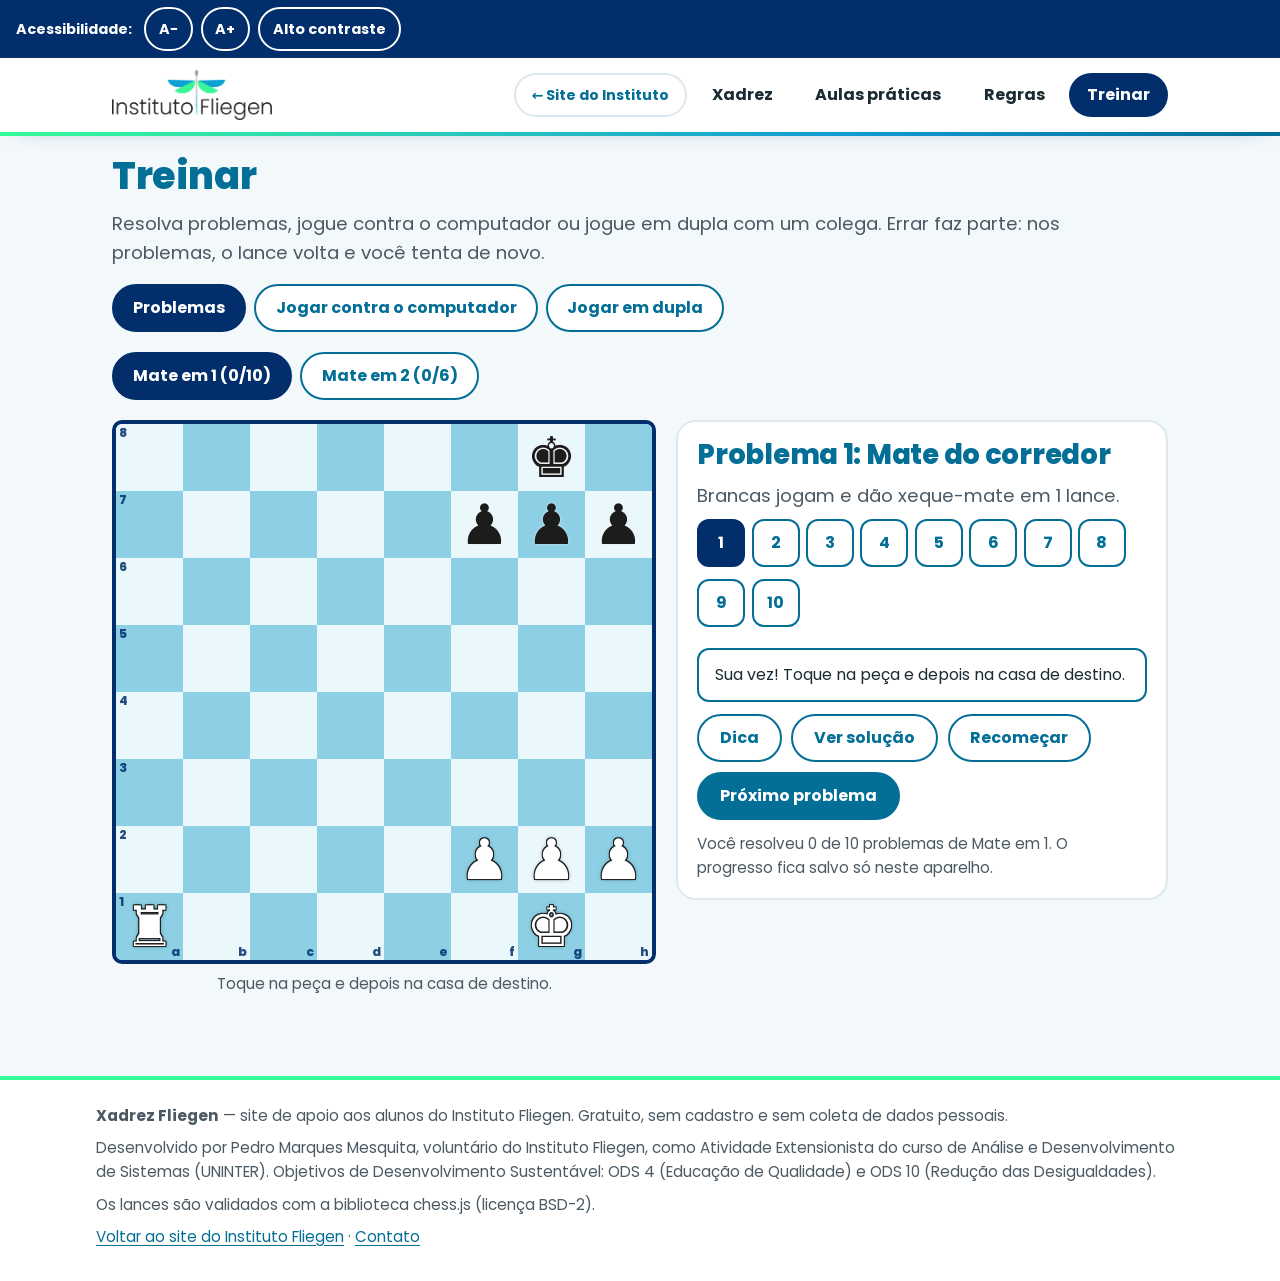
<file: xadrez/treinar.html>
<!DOCTYPE html>
<html lang="pt-BR">
<head>
  <meta charset="utf-8">
  <meta name="viewport" content="width=device-width, initial-scale=1">
  <title>Treinar — Xadrez Fliegen</title>
  <meta name="description" content="Problemas de xeque-mate e partidas contra o computador para treinar xadrez.">
  <meta name="theme-color" content="#036E96">
  <link rel="icon" href="assets/favicon.svg" type="image/svg+xml">
  <link rel="preconnect" href="https://fonts.googleapis.com">
  <link rel="preconnect" href="https://fonts.gstatic.com" crossorigin>
  <link href="https://fonts.googleapis.com/css2?family=Poppins:wght@400;600;700;800&display=swap" rel="stylesheet">
  <link rel="stylesheet" href="css/estilo.css?v=3">
  <script src="js/comum.js"></script>
</head>
<body>
  <a class="pular" href="#conteudo">Pular para o conteúdo</a>
  <div id="barra-acess"></div>

  <header class="topo">
    <div class="topo-interno">
      <a class="logo-link" href="../index.html" aria-label="Instituto Fliegen — site do Instituto">
        <img src="assets/logo-fliegen.png" alt="Logo do Instituto Fliegen" width="720" height="252">
      </a>
      <nav aria-label="Menu principal">
        <ul class="menu">
          <li><a class="voltar-site" href="../index.html">← Site do Instituto</a></li>
          <li><a href="index.html">Xadrez</a></li>
          <li><a href="aulas.html">Aulas práticas</a></li>
          <li><a href="regras.html">Regras</a></li>
          <li><a href="treinar.html">Treinar</a></li>
        </ul>
      </nav>
    </div>
  </header>

  <main id="conteudo" class="conteudo" tabindex="-1">
    <h1>Treinar</h1>
    <p class="lead">Resolva problemas, jogue contra o computador ou jogue em dupla com um colega. Errar faz parte: nos problemas, o lance volta e você tenta de novo.</p>

    <div class="abas" role="tablist" aria-label="Modo de treino">
      <button type="button" class="aba" role="tab" id="aba-problemas" aria-selected="true" aria-controls="painel-problemas">Problemas</button>
      <button type="button" class="aba" role="tab" id="aba-jogar" aria-selected="false" aria-controls="painel-jogar" tabindex="-1">Jogar contra o computador</button>
      <button type="button" class="aba" role="tab" id="aba-dupla" aria-selected="false" aria-controls="painel-dupla" tabindex="-1">Jogar em dupla</button>
    </div>

    <!-- ===================== PROBLEMAS ===================== -->
    <section id="painel-problemas" role="tabpanel" aria-labelledby="aba-problemas">
      <div class="abas" role="group" aria-label="Tipo de problema" id="categorias"></div>
      <div class="duas-colunas">
        <div>
          <div id="tab-problema"></div>
          <p class="legenda">Toque na peça e depois na casa de destino.</p>
        </div>
        <div class="cartao">
          <h2 id="prob-titulo" style="margin-top:0"></h2>
          <p id="prob-objetivo" class="lead" style="margin-bottom:.5rem"></p>
          <ul class="chips" id="prob-chips" aria-label="Escolha o problema"></ul>
          <div class="msg info" id="prob-msg" role="status" aria-live="polite"></div>
          <div class="botoes">
            <button type="button" class="btn btn-sec" id="prob-dica">Dica</button>
            <button type="button" class="btn btn-sec" id="prob-solucao">Ver solução</button>
            <button type="button" class="btn btn-sec" id="prob-reiniciar">Recomeçar</button>
            <button type="button" class="btn" id="prob-proximo">Próximo problema</button>
          </div>
          <p id="prob-progresso" class="legenda" style="text-align:left"></p>
        </div>
      </div>
    </section>

    <!-- ===================== JOGAR ===================== -->
    <section id="painel-jogar" role="tabpanel" aria-labelledby="aba-jogar" hidden>
      <div class="cartao" id="jogo-opcoes">
        <h2 style="margin-top:0">Nova partida</h2>
        <p>O computador é simples: serve para praticar, não para competir. No nível <strong>Fácil</strong> ele joga quase ao acaso; no <strong>Médio</strong> ele pensa um lance à frente.</p>
        <div class="opcoes">
          <fieldset class="grupo-opcoes">
            <legend>Você joga com</legend>
            <div class="escolhas">
              <label class="escolha"><input type="radio" name="cor" value="w" checked><span>Brancas</span></label>
              <label class="escolha"><input type="radio" name="cor" value="b"><span>Pretas</span></label>
            </div>
          </fieldset>
          <fieldset class="grupo-opcoes">
            <legend>Nível do computador</legend>
            <div class="escolhas">
              <label class="escolha"><input type="radio" name="nivel" value="facil" checked><span>Fácil</span></label>
              <label class="escolha"><input type="radio" name="nivel" value="medio"><span>Médio</span></label>
            </div>
          </fieldset>
        </div>
        <button type="button" class="btn" id="jogo-comecar">Começar partida</button>
      </div>

      <div id="jogo-area" hidden>
        <div class="duas-colunas">
          <div>
            <div id="tab-jogo"></div>
            <p class="legenda">Toque na peça e depois na casa de destino.</p>
          </div>
          <div class="cartao">
            <h2 style="margin-top:0">Sua partida</h2>
            <div class="msg info" id="jogo-msg" role="status" aria-live="polite"></div>
            <p style="margin-bottom:.25rem"><strong>Lances</strong> (<a href="regras.html#notacao">como ler</a>)</p>
            <div class="lista-lances" id="jogo-lances" tabindex="0" aria-label="Lista de lances da partida"></div>
            <div class="botoes">
              <button type="button" class="btn btn-sec" id="jogo-dica">Dica</button>
              <button type="button" class="btn btn-sec" id="jogo-desfazer">Desfazer lance</button>
              <button type="button" class="btn btn-sec" id="jogo-virar">Virar tabuleiro</button>
              <button type="button" class="btn" id="jogo-nova">Nova partida</button>
            </div>
          </div>
        </div>
      </div>
    </section>

    <!-- ===================== EM DUPLA ===================== -->
    <section id="painel-dupla" role="tabpanel" aria-labelledby="aba-dupla" hidden>
      <div class="cartao" id="dupla-opcoes">
        <h2 style="margin-top:0">Jogar em dupla</h2>
        <p>Duas pessoas jogam no <strong>mesmo aparelho</strong>, um lance de cada vez: depois de jogar, passem o celular ou o computador para o colega. Use só o <strong>primeiro nome ou um apelido</strong>.</p>
        <div class="opcoes">
          <div class="campo">
            <label for="dupla-nome-b">Quem joga com as brancas</label>
            <input type="text" id="dupla-nome-b" maxlength="20" autocomplete="off" placeholder="Brancas">
          </div>
          <div class="campo">
            <label for="dupla-nome-p">Quem joga com as pretas</label>
            <input type="text" id="dupla-nome-p" maxlength="20" autocomplete="off" placeholder="Pretas">
          </div>
          <fieldset class="grupo-opcoes">
            <legend>Posição do tabuleiro</legend>
            <div class="escolhas">
              <label class="escolha"><input type="radio" name="dupla-giro" value="fixo" checked><span>Fixo (lado a lado)</span></label>
              <label class="escolha"><input type="radio" name="dupla-giro" value="girar"><span>Girar a cada lance (frente a frente)</span></label>
            </div>
          </fieldset>
        </div>
        <button type="button" class="btn" id="dupla-comecar">Começar partida</button>
      </div>

      <div id="dupla-area" hidden>
        <div class="duas-colunas">
          <div>
            <div id="tab-dupla"></div>
            <p class="legenda">Toque na peça e depois na casa de destino.</p>
          </div>
          <div class="cartao">
            <h2 style="margin-top:0">Partida em dupla</h2>
            <p class="placar-dupla" id="dupla-quem"></p>
            <div class="msg info" id="dupla-msg" role="status" aria-live="polite"></div>
            <p style="margin-bottom:.25rem"><strong>Lances</strong> (<a href="regras.html#notacao">como ler</a>)</p>
            <div class="lista-lances" id="dupla-lances" tabindex="0" aria-label="Lista de lances da partida"></div>
            <div class="promocao" id="dupla-confirma" role="group" aria-label="Confirmação" hidden>
              <p id="dupla-confirma-texto"></p>
              <button type="button" class="btn" id="dupla-confirma-sim">Sim</button>
              <button type="button" class="btn btn-sec" id="dupla-confirma-nao">Não, voltar</button>
            </div>
            <div class="botoes">
              <button type="button" class="btn btn-sec" id="dupla-desfazer">Desfazer lance</button>
              <button type="button" class="btn btn-sec" id="dupla-virar">Virar tabuleiro</button>
              <button type="button" class="btn btn-sec" id="dupla-desistir-b">Desistir (brancas)</button>
              <button type="button" class="btn btn-sec" id="dupla-desistir-p">Desistir (pretas)</button>
              <button type="button" class="btn btn-sec" id="dupla-empate">Empate combinado</button>
              <button type="button" class="btn btn-sec" id="dupla-revanche">Revanche (trocar as cores)</button>
              <button type="button" class="btn" id="dupla-nova">Nova partida</button>
            </div>
          </div>
        </div>
      </div>
    </section>

  </main>

  <footer class="rodape">
    <div class="rodape-interno">
      <p><strong>Xadrez Fliegen</strong> — site de apoio aos alunos do Instituto Fliegen. Gratuito, sem cadastro e sem coleta de dados pessoais.</p>
      <p>Desenvolvido por Pedro Marques Mesquita, voluntário do Instituto Fliegen, como Atividade Extensionista do curso de Análise e Desenvolvimento de Sistemas (UNINTER). Objetivos de Desenvolvimento Sustentável: ODS 4 (Educação de Qualidade) e ODS 10 (Redução das Desigualdades).</p>
      <p>Os lances são validados com a biblioteca chess.js (licença BSD-2).</p>
      <p><a href="../index.html">Voltar ao site do Instituto Fliegen</a> · <a href="../index.html#contato">Contato</a></p>
    </div>
  </footer>

  <script src="vendor/chess.min.js"></script>
  <script src="js/logica.js"></script>
  <script src="js/tabuleiro.js"></script>
  <script src="js/dados-problemas.js"></script>
  <script src="js/treinar.js"></script>
</body>
</html>
</file>
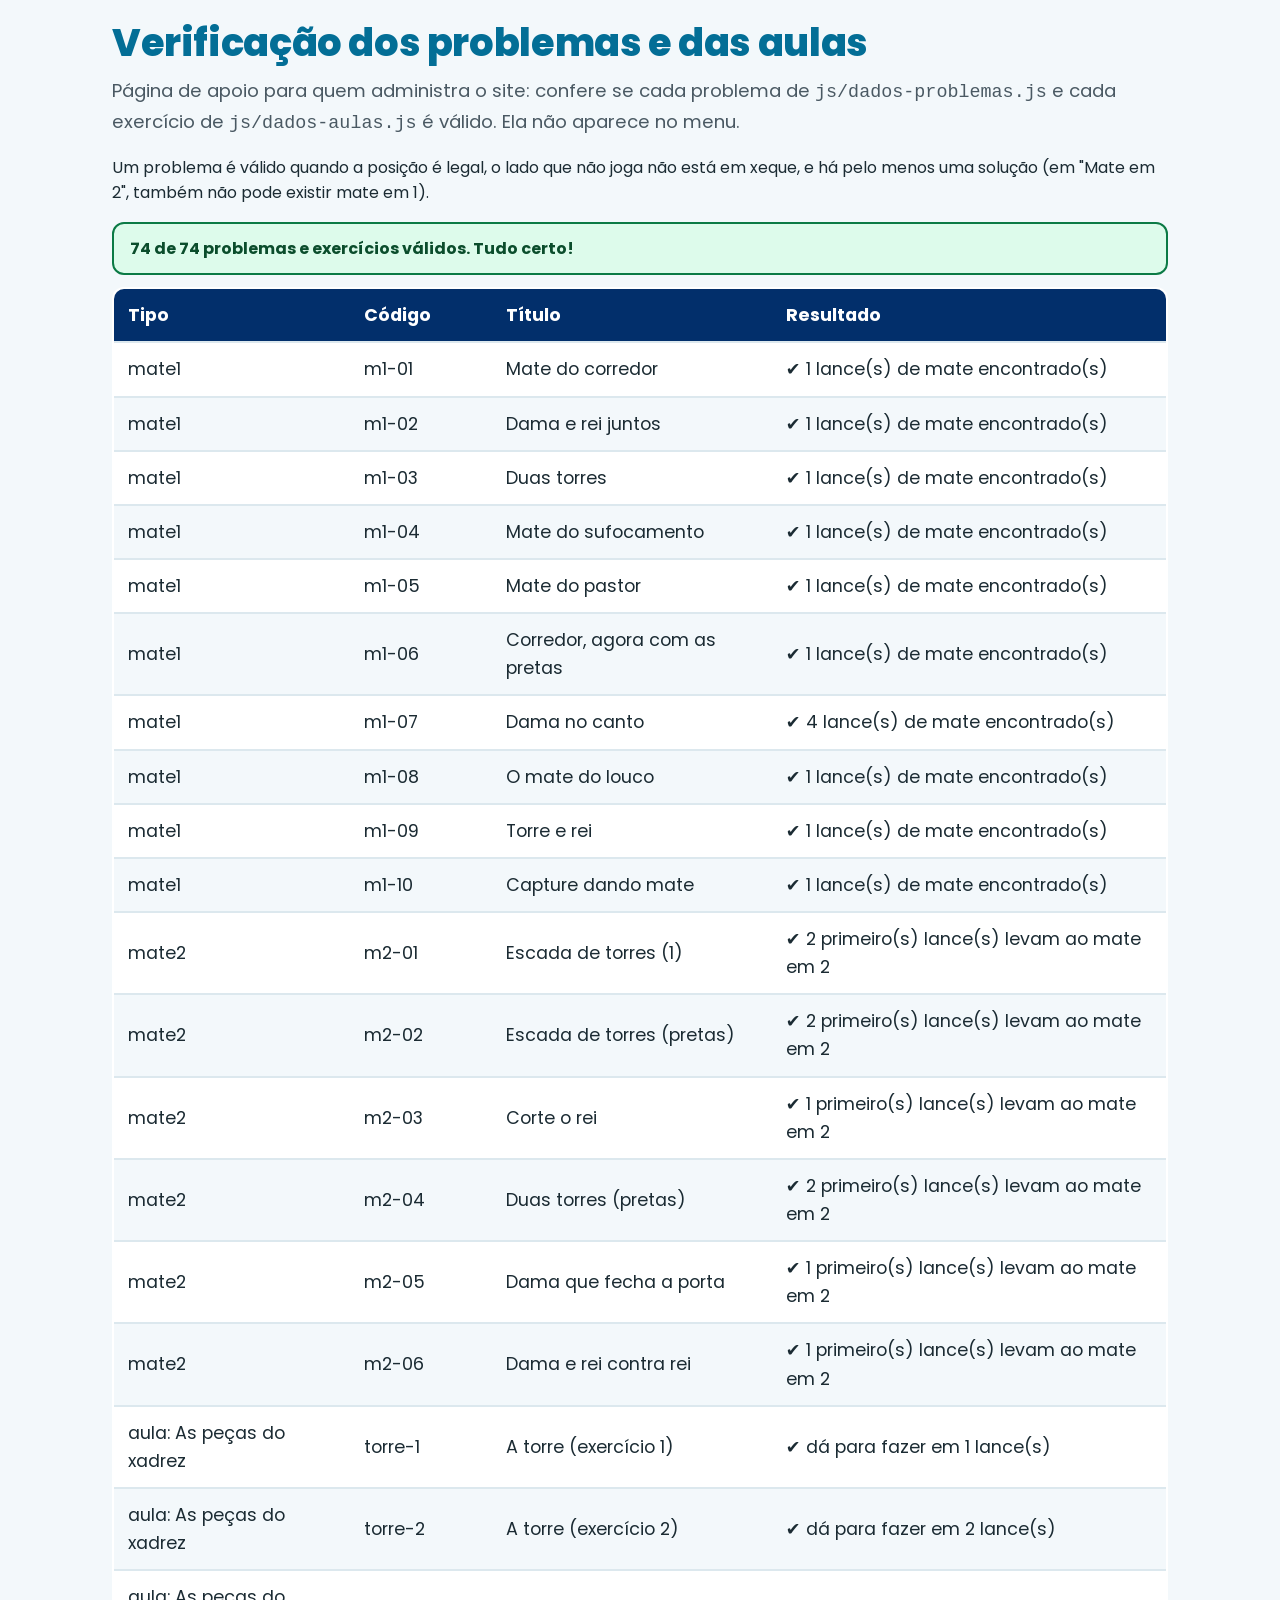
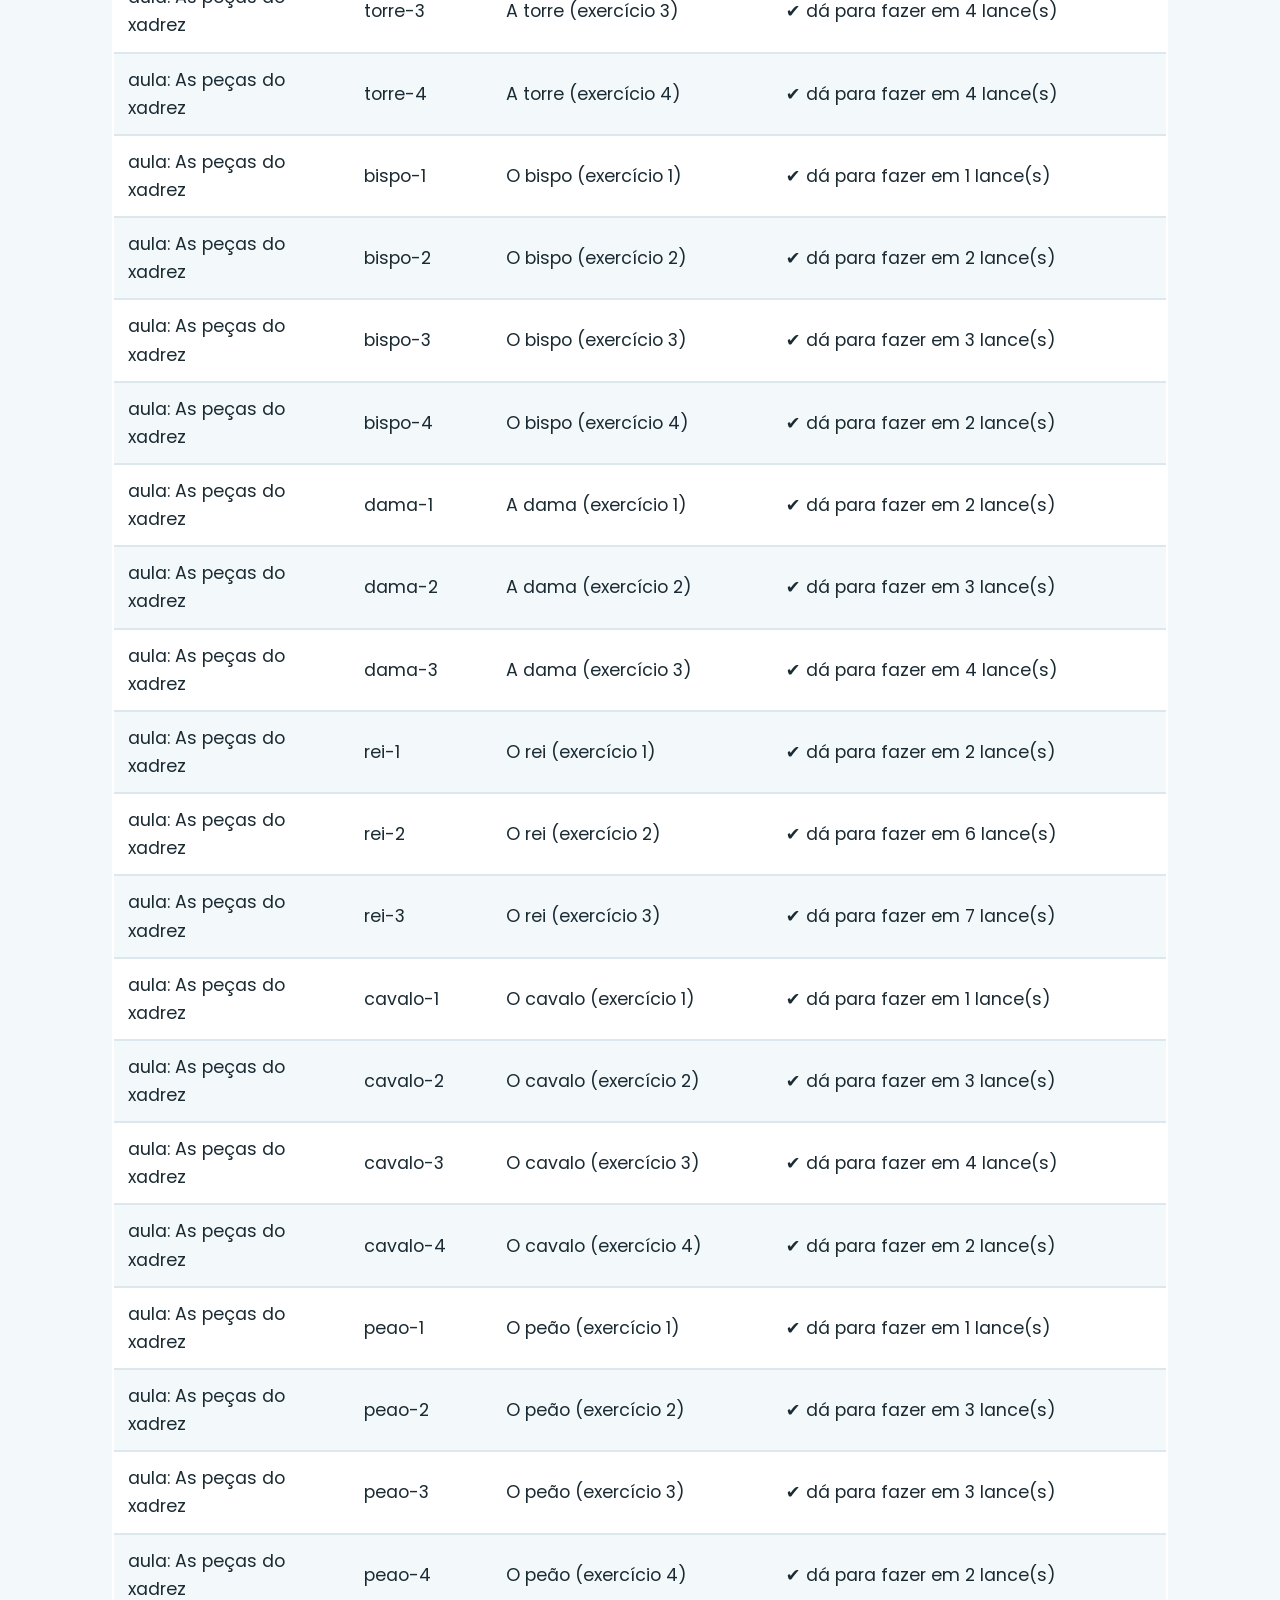
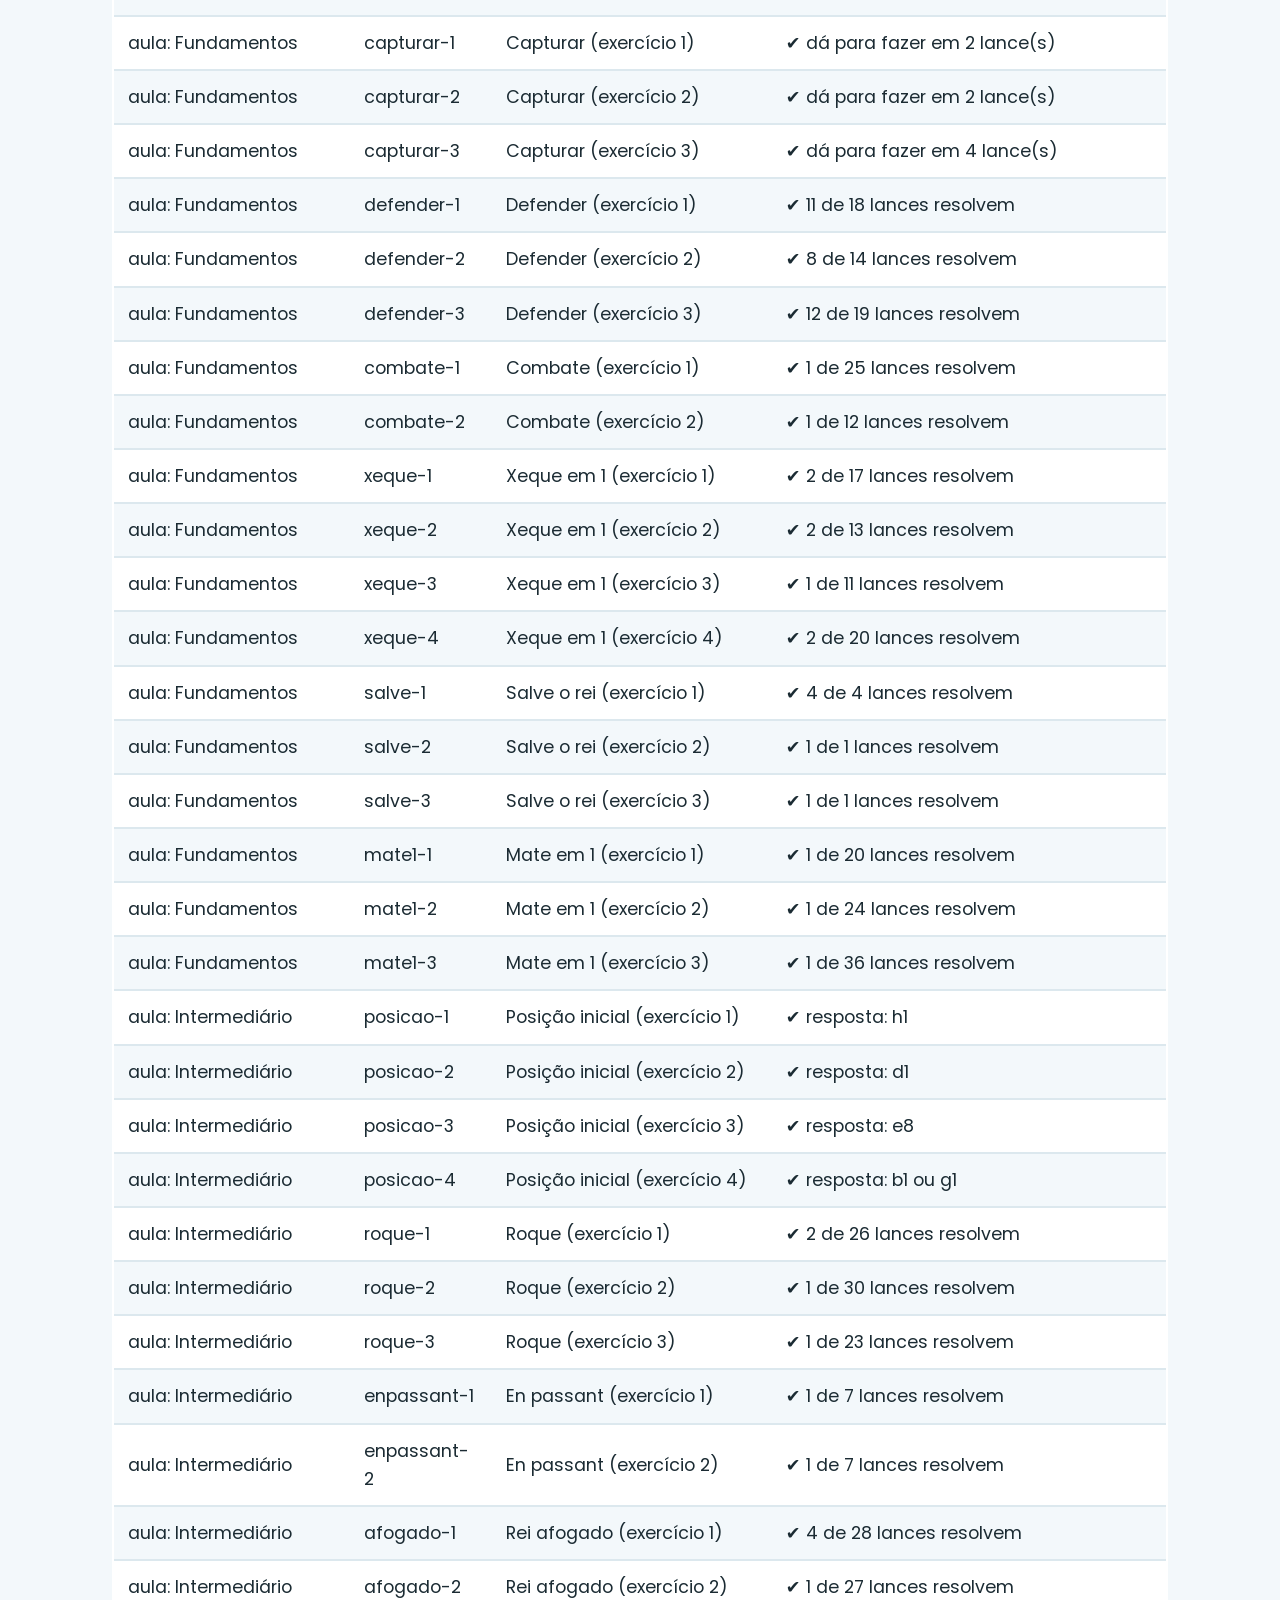
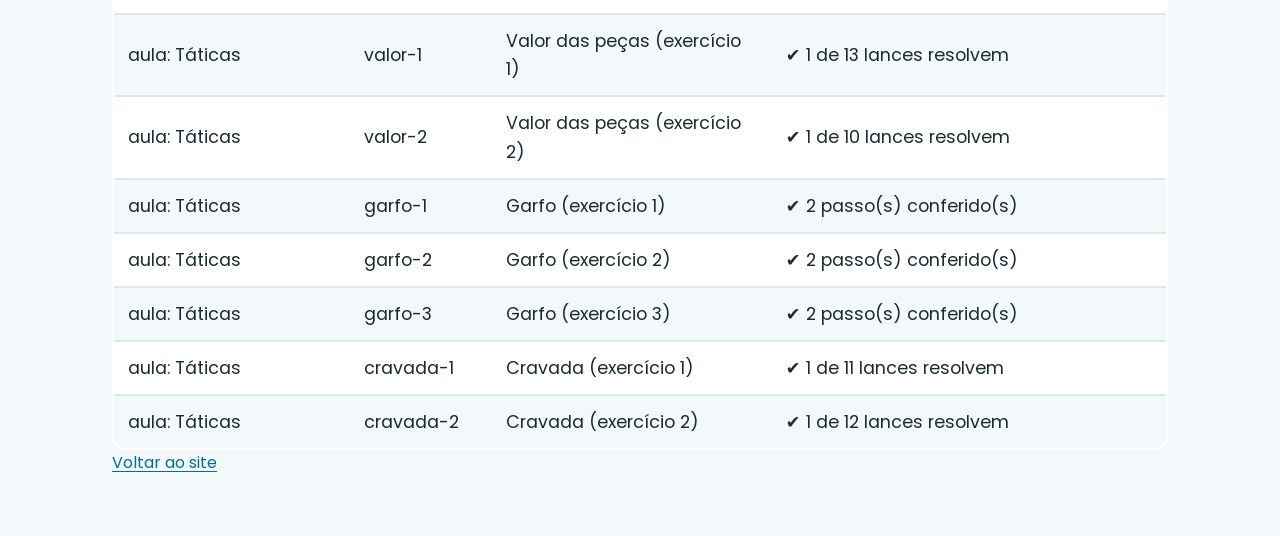
<file: xadrez/verificar-problemas.html>
<!DOCTYPE html>
<html lang="pt-BR">
<head>
  <meta charset="utf-8">
  <meta name="viewport" content="width=device-width, initial-scale=1">
  <title>Verificar problemas e aulas — Xadrez Fliegen</title>
  <meta name="robots" content="noindex">
  <link rel="preconnect" href="https://fonts.googleapis.com">
  <link rel="preconnect" href="https://fonts.gstatic.com" crossorigin>
  <link href="https://fonts.googleapis.com/css2?family=Poppins:wght@400;600;700;800&display=swap" rel="stylesheet">
  <link rel="stylesheet" href="css/estilo.css">
</head>
<body>
  <main class="conteudo" id="conteudo">
    <h1>Verificação dos problemas e das aulas</h1>
    <p class="lead">Página de apoio para quem administra o site: confere se cada problema de <code>js/dados-problemas.js</code> e cada exercício de <code>js/dados-aulas.js</code> é válido. Ela não aparece no menu.</p>
    <p>Um problema é válido quando a posição é legal, o lado que não joga não está em xeque, e há pelo menos uma solução (em "Mate em 2", também não pode existir mate em 1).</p>
    <p id="resumo" role="status" aria-live="polite">Verificando...</p>
    <div class="tabela-rolagem">
      <table class="tabela-pont">
        <caption class="so-leitor">Resultado da verificação de cada problema</caption>
        <thead><tr><th scope="col">Tipo</th><th scope="col">Código</th><th scope="col">Título</th><th scope="col">Resultado</th></tr></thead>
        <tbody id="corpo"></tbody>
      </table>
    </div>
    <p><a href="index.html">Voltar ao site</a></p>
  </main>
  <script src="vendor/chess.min.js"></script>
  <script src="js/logica.js"></script>
  <script src="js/dados-problemas.js"></script>
  <script src="js/dados-aulas.js"></script>
  <script src="js/aulas-motor.js"></script>
  <script>
    (function () {
      var L = window.XF.logica, corpo = document.getElementById('corpo');
      var total = 0, ok = 0;
      function linha(tipo, p, resultado, bom) {
        total++; if (bom) ok++;
        var tr = document.createElement('tr');
        [tipo, p.id, p.titulo, (bom ? '✔ ' : '✘ ') + resultado].forEach(function (t) {
          var td = document.createElement('td'); td.textContent = t; tr.appendChild(td);
        });
        corpo.appendChild(tr);
      }
      Object.keys(window.XF.PROBLEMAS).forEach(function (cat) {
        window.XF.PROBLEMAS[cat].lista.forEach(function (p) {
          var g;
          try { g = L.novoJogo(p.fen); } catch (e) { linha(cat, p, 'posição (FEN) inválida: ' + e.message, false); return; }
          var outro = p.fen.replace(/ [wb] /, g.turn() === 'w' ? ' b ' : ' w ');
          try { if (L.novoJogo(outro).isCheck()) { linha(cat, p, 'posição ilegal: o rei de quem não joga está em xeque', false); return; } } catch (e) { /* ignora */ }
          if (cat === 'mate1') {
            var n = L.lancesDeMate(g).length;
            linha(cat, p, n ? n + ' lance(s) de mate encontrado(s)' : 'não existe mate em 1 nesta posição', n > 0);
          } else {
            if (L.lancesDeMate(g).length) { linha(cat, p, 'já existe mate em 1 (não é um mate em 2)', false); return; }
            var s = L.solucoesMateEm2(p.fen).length;
            linha(cat, p, s ? s + ' primeiro(s) lance(s) levam ao mate em 2' : 'não há mate forçado em 2', s > 0);
          }
        });
      });
      // exercícios das aulas práticas
      window.XF.AULAS.forEach(function (mod) {
        mod.aulas.forEach(function (a) {
          (a.exercicios || []).forEach(function (ex, i) {
            var v = window.XF.aulasMotor.validar(ex);
            linha('aula: ' + mod.titulo, { id: a.id + '-' + (i + 1), titulo: a.titulo + ' (exercício ' + (i + 1) + ')' }, v.info, v.ok);
          });
        });
      });
      var r = document.getElementById('resumo');
      r.textContent = ok + ' de ' + total + ' problemas e exercícios válidos.' + (ok === total ? ' Tudo certo!' : ' Corrija os marcados com ✘.');
      r.className = 'msg ' + (ok === total ? 'ok' : 'erro');
    })();
  </script>
</body>
</html>
</file>
<file: css/site.css>
/* ==========================================================================
   Instituto Fliegen — site institucional
   Identidade baseada na apresentação institucional 2025:
   petróleo #036E96 · marinho #022F6B · azul #1199D4 · verde #33FB98 · turquesa #2CCBB9
   Tipografia: Poppins (Google Fonts) com alternativas do sistema.
   ========================================================================== */

:root {
  --petroleo: #036E96;
  --petroleo-esc: #035677;
  --marinho: #022F6B;
  --azul: #1199D4;
  --verde: #33FB98;
  --verde-suave: #DFFDEE;
  --turquesa: #2CCBB9;
  --aco: #4A88B0;
  --texto: #1B2B33;
  --texto-suave: #4A5963;
  --fundo: #FFFFFF;
  --fundo-alt: #F3F8FB;
  --borda: #DCE8EE;
  --sobre-verde: #03506F;
  --raio: 28px;
  --raio-p: 16px;
  --largura: 72rem;
  --sombra: 0 18px 40px -22px rgba(2, 47, 107, .35);
  --fonte: "Poppins", system-ui, -apple-system, "Segoe UI", Roboto, Arial, sans-serif;
}

*, *::before, *::after { box-sizing: border-box; }
html { scroll-behavior: smooth; scroll-padding-top: 5.5rem; -webkit-text-size-adjust: 100%; }
body {
  margin: 0; font-family: var(--fonte); color: var(--texto); background: var(--fundo);
  line-height: 1.65; font-size: 1rem; overflow-x: hidden; overflow-x: clip;
}
img { max-width: 100%; height: auto; display: block; }
a { color: var(--petroleo); text-underline-offset: 3px; }
h1, h2, h3 { margin: 0 0 .7rem; line-height: 1.12; color: var(--petroleo); letter-spacing: -.01em; }
h2 { font-size: clamp(2rem, 4.6vw, 3.1rem); font-weight: 800; }
h3 { font-size: 1.15rem; font-weight: 700; }
p { margin: 0 0 1rem; }
:focus-visible { outline: 3px solid #FFB400; outline-offset: 3px; border-radius: 6px; }

.pular { position: absolute; left: 1rem; top: -4rem; z-index: 200; background: var(--marinho); color: #fff; padding: .7rem 1rem; border-radius: 10px; font-weight: 700; text-decoration: none; }
.pular:focus { top: 1rem; }

.container { width: min(100% - 2rem, var(--largura)); margin-inline: auto; }
.secao { padding: clamp(4rem, 9vw, 7rem) 0; position: relative; }
.secao.alt { background: var(--fundo-alt); }
.sobretitulo {
  display: inline-flex; align-items: center; gap: .5rem; margin: 0 0 .8rem;
  font-size: .8rem; font-weight: 700; letter-spacing: .14em; text-transform: uppercase; color: var(--azul);
}
.sobretitulo::before { content: ""; width: 1.6rem; height: 4px; border-radius: 4px; background: var(--verde); }
.intro { max-width: 46rem; font-size: 1.08rem; color: var(--texto-suave); }
.destaque { color: var(--azul); font-weight: 700; }

/* ---------- botões ---------- */
.btn {
  display: inline-flex; align-items: center; justify-content: center; gap: .55rem;
  min-height: 50px; padding: .7rem 1.5rem; border-radius: 999px; border: 2px solid transparent;
  font: inherit; font-weight: 700; font-size: .98rem; text-decoration: none; cursor: pointer;
  transition: transform .18s ease, box-shadow .18s ease, background .18s ease;
}
.btn svg { width: 1.2em; height: 1.2em; flex: none; }
.btn:hover { transform: translateY(-2px); }
.btn-verde { background: var(--verde); color: var(--marinho); box-shadow: 0 10px 22px -12px rgba(16, 160, 90, .9); }
.btn-verde:hover { background: #5CFFAE; }
.btn-azul { background: var(--petroleo); color: #fff; }
.btn-azul:hover { background: var(--petroleo-esc); }
.btn-contorno { border-color: var(--petroleo); color: var(--petroleo); background: transparent; }
.btn-contorno:hover { background: var(--petroleo); color: #fff; }
.btn-claro { background: #fff; color: var(--marinho); }
.botoes { display: flex; flex-wrap: wrap; gap: .8rem; }

/* ---------- ícones ---------- */
.ic { width: 1.5rem; height: 1.5rem; fill: none; stroke: currentColor; stroke-width: 1.8; stroke-linecap: round; stroke-linejoin: round; }

/* ---------- cabeçalho ---------- */
.topo {
  position: sticky; top: 0; z-index: 100; background: rgba(255,255,255,.92);
  backdrop-filter: saturate(1.4) blur(10px); -webkit-backdrop-filter: saturate(1.4) blur(10px);
  border-bottom: 1px solid transparent; transition: border-color .2s, box-shadow .2s;
}
.topo.rolou { border-color: var(--borda); box-shadow: 0 8px 24px -18px rgba(2,47,107,.5); }
.topo-interno { display: flex; align-items: center; justify-content: space-between; gap: 1rem; min-height: 4.6rem; }
.topo .container { width: min(100% - 2rem, 80rem); }
.logo { flex: none; }
.logo img { height: 2.6rem; width: auto; }
.nav ul { display: flex; align-items: center; gap: .1rem; list-style: none; margin: 0; padding: 0; }
.nav a {
  display: inline-flex; align-items: center; min-height: 44px; padding: .35rem .55rem; border-radius: 999px;
  white-space: nowrap; text-decoration: none; color: var(--texto); font-weight: 600; font-size: .9rem;
}
.nav a:hover { background: var(--fundo-alt); color: var(--petroleo); }
.nav a.xadrez-link { color: var(--petroleo); }
.nav a.xadrez-link::before { content: "♞"; margin-right: .3rem; font-size: 1.1em; }
.nav a.torneios-link { color: var(--petroleo); }
.nav a.torneios-link::before { content: "♛"; margin-right: .3rem; font-size: 1.1em; }
.nav .btn { min-height: 44px; padding: .45rem 1.1rem; margin-left: .4rem; white-space: nowrap; }
.nav .btn:hover { background: #5CFFAE; color: var(--marinho); }
.menu-btn {
  display: none; width: 48px; height: 48px; border-radius: 14px; border: 2px solid var(--borda);
  background: #fff; color: var(--petroleo); cursor: pointer; align-items: center; justify-content: center;
}
@media (max-width: 74rem) {
  .menu-btn { display: inline-flex; }
  .nav { position: fixed; inset: 4.6rem 0 auto 0; background: #fff; border-bottom: 1px solid var(--borda);
    box-shadow: 0 20px 30px -20px rgba(2,47,107,.4); padding: .8rem 1rem 1.2rem; display: none; max-height: calc(100vh - 4.6rem); overflow-y: auto; }
  .nav.aberto { display: block; }
  .nav ul { flex-direction: column; align-items: stretch; gap: .1rem; }
  .nav a { padding: .7rem 1rem; font-size: 1rem; }
  .nav .btn { margin: .6rem 0 0; }
}

/* ---------- formas geométricas (linguagem da apresentação) ---------- */
.mosaico { display: grid; grid-template-columns: repeat(4, 1fr); grid-auto-rows: 1fr; gap: 0; aspect-ratio: 1; width: 100%; }
.mosaico > i { display: block; aspect-ratio: 1; }
.f-qd-tl { border-radius: 100% 0 0 0; }   /* quarto de círculo */
.f-qd-tr { border-radius: 0 100% 0 0; }
.f-qd-bl { border-radius: 0 0 0 100%; }
.f-qd-br { border-radius: 0 0 100% 0; }
.f-folha { border-radius: 0 100% 0 100%; } /* folha */
.f-folha2 { border-radius: 100% 0 100% 0; }
.f-circ { border-radius: 50%; }
.f-semi-t { border-radius: 100% 100% 0 0 / 200% 200% 0 0; }
.c-verde { background: var(--verde); } .c-marinho { background: var(--marinho); } .c-azul { background: var(--azul); }
.c-turq { background: var(--turquesa); } .c-petro { background: var(--petroleo); } .c-aco { background: var(--aco); }
.c-vazio { background: transparent; }

.folhas { position: absolute; pointer-events: none; z-index: 0; }
.folhas i { position: absolute; display: block; }

/* ---------- herói ---------- */
.heroi { position: relative; overflow: hidden; padding: clamp(2.5rem, 6vw, 5rem) 0 clamp(3rem, 7vw, 6rem); }
.heroi-grade { display: grid; gap: 3rem; align-items: center; grid-template-columns: 1fr; }
@media (min-width: 56rem) { .heroi-grade { grid-template-columns: 1.05fr .95fr; } }
.heroi .libelula { width: 5rem; margin-bottom: 1.2rem; }
.heroi h1 { font-size: clamp(2.9rem, 8.4vw, 5.6rem); font-weight: 900; line-height: .95; letter-spacing: -.02em; margin-bottom: 1.3rem; }
.heroi h1 span { display: block; color: var(--marinho); }
.heroi .lead { font-size: clamp(1.08rem, 2.2vw, 1.25rem); color: var(--texto-suave); max-width: 34rem; margin-bottom: 1.8rem; }
.heroi .lead strong { color: var(--petroleo); }
.heroi-numeros { display: flex; flex-wrap: wrap; gap: 1.6rem 2.4rem; margin-top: 2.4rem; padding: 0; list-style: none; }
.heroi-numeros li { line-height: 1.2; }
.heroi-numeros strong { display: block; font-size: 2rem; font-weight: 800; color: var(--petroleo); }
.heroi-numeros span { font-size: .88rem; color: var(--texto-suave); }
.heroi-arte { position: relative; max-width: 34rem; margin-inline: auto; width: 100%; }
.heroi-arte .mosaico { border-radius: 0; filter: drop-shadow(0 30px 40px rgba(2,47,107,.18)); }
.heroi-arte .selo {
  position: absolute; left: -1rem; bottom: 8%; background: #fff; border-radius: 20px; padding: .9rem 1.1rem;
  box-shadow: var(--sombra); display: flex; align-items: center; gap: .8rem; max-width: 17rem;
}
.heroi-arte .selo b { display: block; color: var(--petroleo); font-size: .95rem; line-height: 1.25; }
.heroi-arte .selo small { color: var(--texto-suave); font-size: .8rem; }
.heroi-arte .selo .bola { width: 2.8rem; height: 2.8rem; border-radius: 50%; background: var(--verde); color: var(--marinho); display: grid; place-items: center; flex: none; }

/* ---------- quem somos ---------- */
.quem { display: grid; gap: 2.5rem; align-items: center; grid-template-columns: 1fr; }
@media (min-width: 56rem) { .quem { grid-template-columns: .9fr 1.1fr; gap: 4rem; } }
.quem-foto { position: relative; }
.quem-foto img { border-radius: var(--raio); aspect-ratio: 4/5; object-fit: cover; width: 100%; }
.quem-foto::after { content: ""; position: absolute; right: -1.2rem; top: -1.2rem; width: 6rem; height: 6rem; border-radius: 50%; background: var(--petroleo); z-index: -1; }
.quem-foto::before { content: ""; position: absolute; left: -1.4rem; bottom: -1.4rem; width: 8rem; height: 8rem; border-radius: 0 100% 0 0; background: var(--verde); z-index: -1; }
.quem-texto p { font-size: 1.08rem; }
.quem-texto b { color: var(--azul); }
.nota-nome {
  margin-top: 1.6rem; padding: 1.1rem 1.3rem; border-radius: var(--raio-p); background: var(--verde-suave);
  border-left: 6px solid var(--verde); font-size: .98rem; color: var(--sobre-verde);
}
.nota-nome strong { color: var(--marinho); }

/* ---------- objetivos ---------- */
.trilha { position: relative; display: grid; gap: 1.2rem; grid-template-columns: repeat(auto-fit, minmax(15rem, 1fr)); margin-top: 2.6rem; }
@media (min-width: 64rem) {
  .trilha::before { content: ""; position: absolute; left: -100vw; right: -100vw; top: 50%; height: 6px; background: var(--petroleo); z-index: 0; }
}
.cartao-verde {
  position: relative; z-index: 1; background: var(--verde); color: var(--texto); border-radius: var(--raio);
  padding: 2rem 1.5rem 1.8rem; text-align: center; transition: transform .2s ease;
}
.cartao-verde:hover { transform: translateY(-6px); }
.cartao-verde .ic { width: 3.6rem; height: 3.6rem; color: var(--petroleo); stroke-width: 1.5; margin: 0 auto .9rem; display: block; }
.cartao-verde h3 { color: var(--petroleo); font-size: 1.35rem; }
.cartao-verde p { margin: 0; font-size: .95rem; color: #173A44; }

/* ---------- proposta ---------- */
.proposta { display: grid; gap: 2rem; align-items: center; grid-template-columns: 1fr; }
@media (min-width: 60rem) { .proposta { grid-template-columns: .8fr 1.2fr; } }
.proposta h2 { margin-bottom: .4rem; }
.proposta .subt { font-size: 1.2rem; font-weight: 700; color: var(--petroleo); line-height: 1.3; }
.cartoes-petro { display: grid; gap: 1rem; grid-template-columns: repeat(auto-fit, minmax(12rem, 1fr)); }
.cartao-petro { background: var(--petroleo); color: #fff; border-radius: var(--raio); padding: 1.8rem 1.3rem; text-align: center; }
.cartao-petro .ic { width: 3.3rem; height: 3.3rem; margin: 0 auto 1rem; display: block; stroke-width: 1.4; }
.cartao-petro h3 { color: #fff; font-size: 1.05rem; margin-bottom: .3rem; }
.cartao-petro p { margin: 0; font-size: .93rem; color: #DDF0F8; }
.faixa-verde {
  margin-top: 3rem; background: var(--verde); border-radius: var(--raio); padding: clamp(1.6rem, 4vw, 2.6rem) clamp(1.4rem, 4vw, 3rem);
  display: grid; gap: 1rem 3rem; grid-template-columns: 1fr; align-items: center;
}
@media (min-width: 52rem) { .faixa-verde { grid-template-columns: auto 1fr; } }
.faixa-verde h3 { font-size: clamp(2rem, 4.5vw, 3rem); font-weight: 800; line-height: .98; color: var(--petroleo); margin: 0; }
.faixa-verde p { margin: 0; font-size: 1.12rem; color: var(--sobre-verde); }
.faixa-verde p strong { color: var(--marinho); }
.horarios { display: grid; gap: .6rem; margin: 0; padding: 0; list-style: none; }
.horarios li { display: flex; flex-wrap: wrap; align-items: center; gap: .3rem .8rem; font-size: 1.12rem; color: var(--texto); }
.horarios b { color: var(--petroleo); }
.horarios .ic { color: var(--petroleo); width: 1.3rem; height: 1.3rem; }

/* ---------- processo seletivo ---------- */
.processo { display: grid; gap: 3rem; grid-template-columns: 1fr; align-items: start; }
@media (min-width: 60rem) { .processo { grid-template-columns: .75fr 1.25fr; } }
.processo-arte { position: relative; border-radius: var(--raio); overflow: hidden; background: #034466; padding: 0; }
.processo-arte .mosaico { grid-template-columns: repeat(2, 1fr); aspect-ratio: 1 / 2; max-height: 34rem; margin-inline: auto; width: auto; }
@media (max-width: 59.99rem) { .processo-arte { display: none; } }
.passos { list-style: none; margin: 1.8rem 0 0; padding: 0; display: grid; gap: 1rem; counter-reset: passo; }
.passos li {
  counter-increment: passo; display: grid; grid-template-columns: auto 1fr; gap: 1.1rem; align-items: start;
  background: #fff; border: 1px solid var(--borda); border-radius: 22px; padding: 1.2rem 1.4rem;
}
.passos li::before {
  content: counter(passo, decimal-leading-zero); font-weight: 800; font-size: 1.15rem; color: var(--marinho);
  background: var(--verde); width: 3rem; height: 3rem; border-radius: 50%; display: grid; place-items: center;
}
.passos h3 { margin: .1rem 0 .2rem; }
.passos p { margin: 0; color: var(--texto-suave); }
.link-marca { background: var(--verde); color: var(--marinho); font-weight: 800; padding: .05rem .5rem; border-radius: 6px; text-decoration: none; white-space: nowrap; }
.link-marca:hover { background: var(--marinho); color: var(--verde); }

/* ---------- oferecemos ---------- */
.oferece-grade { display: grid; gap: 2rem; align-items: center; grid-template-columns: 1fr; }
@media (min-width: 60rem) { .oferece-grade { grid-template-columns: .8fr 1.2fr; } }
.oferece-grade h2 { font-size: clamp(2.2rem, 5vw, 3.4rem); line-height: 1; }
.cartoes-mini { display: grid; gap: 1rem; grid-template-columns: repeat(2, 1fr); }
@media (min-width: 40rem) { .cartoes-mini { grid-template-columns: repeat(4, 1fr); } }
.cartao-mini { background: var(--verde); border-radius: 24px; padding: 1.5rem .8rem 1.4rem; text-align: center; color: var(--petroleo); font-weight: 700; line-height: 1.3; font-size: .98rem; }
.cartao-mini .ic { width: 3rem; height: 3rem; margin: 0 auto .8rem; display: block; stroke-width: 1.5; }

/* ---------- conquistas (linha do tempo) ---------- */
.linha-tempo { list-style: none; margin: 3rem 0 0; padding: 0; display: grid; gap: 0; grid-template-columns: 1fr; position: relative; }
.linha-tempo li { position: relative; display: grid; grid-template-columns: auto 1fr; gap: 1.2rem; padding-bottom: 1.8rem; }
.linha-tempo li::after { content: ""; position: absolute; left: 2.25rem; top: 4.5rem; bottom: 0; width: 4px; margin-left: -2px; background: var(--c, var(--verde)); opacity: .5; }
.linha-tempo li:last-child::after { display: none; }
.marco { width: 4.5rem; height: 4.5rem; border-radius: 50%; background: var(--c); color: #fff; display: grid; place-items: center; }
.marco .ic { width: 2.1rem; height: 2.1rem; stroke-width: 1.5; }
.linha-tempo time { display: block; font-weight: 800; color: var(--petroleo); font-size: 1.1rem; }
.linha-tempo p { margin: 0; font-weight: 600; color: var(--texto); line-height: 1.35; }
@media (min-width: 62rem) {
  .linha-tempo { grid-template-columns: repeat(6, 1fr); min-height: 20rem; }
  .linha-tempo::before { content: ""; position: absolute; left: 8%; right: 8%; top: 50%; height: 5px; margin-top: -2.5px;
    background: linear-gradient(90deg, var(--verde), #59DD9B, var(--turquesa), var(--azul), #0566A8, var(--petroleo)); border-radius: 5px; }
  .linha-tempo li { grid-template-columns: 1fr; justify-items: center; text-align: center; padding: 0 .4rem; gap: 0; }
  .linha-tempo li::after { display: none; }
  .linha-tempo .marco { position: absolute; top: 50%; left: 50%; transform: translate(-50%, -50%); z-index: 1; box-shadow: 0 0 0 8px var(--fundo-alt); }
  .linha-tempo .txt { position: absolute; left: 0; right: 0; padding: 0 .3rem; }
  .linha-tempo li:nth-child(odd) .txt { top: calc(50% + 3.2rem); }
  .linha-tempo li:nth-child(even) .txt { bottom: calc(50% + 3.2rem); }
  .linha-tempo li { position: relative; height: 22rem; }
  .linha-tempo p { font-size: .95rem; }
}

/* ---------- olimpíadas ---------- */
.olimpiadas { display: grid; gap: 1.1rem; grid-template-columns: repeat(auto-fit, minmax(12.5rem, 1fr)); margin-top: 2.6rem; align-items: start; }
.olimp { border-radius: var(--raio); overflow: hidden; background: var(--petroleo); color: #fff; text-align: center; }
.olimp.verde { background: var(--verde); color: var(--texto); }
.olimp .topo-olimp { padding: 1.6rem 1rem 1.3rem; background: var(--marinho); }
.olimp.verde .topo-olimp { background: #fff; border: 2px solid var(--verde); border-bottom: 0; border-radius: var(--raio) var(--raio) 0 0; }
.olimp .sigla { font-size: 2.1rem; font-weight: 900; letter-spacing: .02em; line-height: 1; display: block; }
.olimp.verde .sigla { color: var(--petroleo); }
.olimp .nome { display: block; font-size: .78rem; opacity: .85; margin-top: .45rem; line-height: 1.3; }
.olimp .corpo { padding: 1.2rem 1.1rem 1.5rem; }
.olimp .corpo p { margin: 0; font-size: .95rem; }
.olimp .dado { font-size: 1.7rem; font-weight: 800; line-height: 1; display: block; margin-bottom: .3rem; }
.olimp:not(.verde) .dado { color: var(--verde); }
.olimp.verde .dado { color: var(--petroleo); }
.nota-pequena { font-size: .85rem; color: var(--texto-suave); margin-top: 1.4rem; }

/* ---------- oficinas e passeios ---------- */
.oficinas { display: grid; gap: 1rem; grid-template-columns: repeat(auto-fit, minmax(min(100%, 19rem), 1fr)); margin-top: 2.4rem; }
.oficina { background: var(--verde); border-radius: 24px; padding: 1.4rem 1.4rem; display: grid; grid-template-columns: auto 1fr; gap: 1rem; align-items: start; text-decoration: none; color: inherit; }
.oficina .ic { width: 2.6rem; height: 2.6rem; color: var(--marinho); stroke-width: 1.6; }
.oficina .peca-xadrez { font-size: 2.5rem; line-height: 1; color: var(--marinho); width: 2.6rem; text-align: center; font-family: "Segoe UI Symbol", "Noto Sans Symbols 2", "DejaVu Sans", sans-serif; }
.oficina h3 { color: var(--marinho); font-size: 1.08rem; margin: 0 0 .2rem; }
.oficina p { margin: 0; font-size: .93rem; color: #1F4450; }
a.oficina { transition: transform .2s, box-shadow .2s; }
a.oficina:hover { transform: translateY(-4px); box-shadow: var(--sombra); }
a.oficina .seta { display: inline-block; margin-top: .4rem; font-weight: 700; color: var(--marinho); font-size: .9rem; }

.passeios { display: grid; gap: 1.4rem; margin-top: 3.5rem; grid-template-columns: 1fr; }
@media (min-width: 52rem) { .passeios { grid-template-columns: repeat(3, 1fr); } }
.passeio { background: #fff; border-radius: var(--raio); overflow: hidden; border: 1px solid var(--borda); display: flex; flex-direction: column; box-shadow: var(--sombra); }
.passeio figure { margin: 0; aspect-ratio: 4/3; overflow: hidden; position: relative; }
.passeio figure img { width: 100%; height: 100%; object-fit: cover; transition: transform .5s ease; }
.passeio:hover figure img { transform: scale(1.04); }
.passeio .etiqueta { position: absolute; left: 1rem; top: 1rem; background: #fff; color: var(--marinho); font-weight: 700; font-size: .78rem; padding: .3rem .75rem; border-radius: 999px; }
.passeio .corpo { padding: 1.4rem 1.5rem 1.6rem; }
.passeio h3 { font-size: 1.45rem; font-weight: 800; margin-bottom: .1rem; }
.passeio .sub { font-weight: 600; font-style: italic; margin-bottom: .6rem; font-size: .95rem; }
.passeio p { color: var(--texto-suave); font-size: .95rem; margin: 0; }
.passeio.abelhas h3, .passeio.abelhas .sub { color: #E58A12; }
.passeio.intelbras h3, .passeio.intelbras .sub { color: #3E8E3A; }
.passeio.eta h3, .passeio.eta .sub { color: var(--marinho); }
.passeio .miniaturas { display: grid; grid-template-columns: 1fr 1fr; gap: .5rem; margin-top: 1rem; }
.passeio .miniaturas img { border-radius: 12px; aspect-ratio: 4/3; object-fit: cover; }

/* ---------- xadrez ---------- */
.xadrez { background: linear-gradient(180deg, #fff 0%, var(--fundo-alt) 100%); overflow: hidden; }
.xadrez-grade { display: grid; gap: 3rem; grid-template-columns: 1fr; align-items: center; }
@media (min-width: 60rem) { .xadrez-grade { grid-template-columns: 1.1fr .9fr; } }
.xadrez h2 .ver { color: var(--azul); }
.selo-novo { display: inline-block; background: var(--marinho); color: var(--verde); font-size: .75rem; font-weight: 800; letter-spacing: .12em; text-transform: uppercase; padding: .3rem .8rem; border-radius: 999px; margin-bottom: 1rem; }
.recursos-xadrez { display: grid; gap: .9rem; margin: 2rem 0 2rem; padding: 0; list-style: none; }
.recurso {
  display: grid; grid-template-columns: auto 1fr auto; align-items: center; gap: 1rem; padding: 1rem 1.2rem;
  background: #fff; border: 1px solid var(--borda); border-radius: 20px; text-decoration: none; color: inherit;
  transition: border-color .2s, transform .2s, box-shadow .2s;
}
.recurso:hover { border-color: var(--azul); transform: translateX(4px); box-shadow: var(--sombra); }
.recurso .glifo { width: 3.2rem; height: 3.2rem; border-radius: 16px; display: grid; place-items: center; font-size: 1.9rem; line-height: 1; font-family: "Segoe UI Symbol", "Noto Sans Symbols 2", "DejaVu Sans", sans-serif; }
.recurso:nth-child(1) .glifo { background: var(--verde); color: var(--marinho); }
.recurso:nth-child(2) .glifo { background: var(--azul); color: #fff; }
.recurso:nth-child(3) .glifo { background: var(--petroleo); color: #fff; }
.recurso strong { display: block; color: var(--petroleo); font-size: 1.08rem; }
.recurso span.desc { display: block; font-size: .92rem; color: var(--texto-suave); line-height: 1.45; }
.recurso .ic { color: var(--azul); }

.tabuleiro-arte { position: relative; width: min(100%, 26rem); margin-inline: auto; }
.tabuleiro-deco {
  display: grid; grid-template-columns: repeat(8, 1fr); aspect-ratio: 1; border-radius: 22px; overflow: hidden;
  box-shadow: 0 30px 60px -25px rgba(2,47,107,.55); border: 8px solid var(--marinho); transform: rotate(-4deg);
}
.tabuleiro-deco span { display: grid; place-items: center; font-size: clamp(1.3rem, 5vw, 2.2rem); line-height: 1; font-family: "Segoe UI Symbol", "Noto Sans Symbols 2", "DejaVu Sans", sans-serif; }
.tabuleiro-deco span.cl { background: #EAF7FB; }
.tabuleiro-deco span.es { background: #8DD0E6; }
.tabuleiro-deco b { font-weight: 400; }
.tabuleiro-deco .pb { color: #fff; text-shadow: -1px -1px 0 #1c2a33, 1px -1px 0 #1c2a33, -1px 1px 0 #1c2a33, 1px 1px 0 #1c2a33; }
.tabuleiro-deco .pp { color: var(--marinho); }
.tabuleiro-deco .alvo { background-image: radial-gradient(circle, rgba(51,251,152,.95) 0 22%, transparent 24%); }
.tabuleiro-arte .balao {
  position: absolute; right: -.5rem; bottom: -1.2rem; background: var(--verde); color: var(--marinho); border-radius: 20px 20px 4px 20px;
  padding: .8rem 1.1rem; font-weight: 700; font-size: .92rem; line-height: 1.3; box-shadow: var(--sombra); max-width: 14rem;
}
.tabuleiro-arte .balao small { display: block; font-weight: 500; font-size: .8rem; }
.campeonato {
  margin-top: 3.5rem; display: grid; gap: 1.2rem 2rem; grid-template-columns: 1fr; align-items: center;
  background: var(--marinho); color: #fff; border-radius: var(--raio); padding: clamp(1.6rem, 4vw, 2.4rem) clamp(1.4rem, 4vw, 2.8rem);
  position: relative; overflow: hidden;
}
@media (min-width: 52rem) { .campeonato { grid-template-columns: auto 1fr auto; } }
.campeonato .trofeu { width: 4.2rem; height: 4.2rem; border-radius: 50%; background: var(--verde); color: var(--marinho); display: grid; place-items: center; }
.campeonato .trofeu .ic { width: 2.2rem; height: 2.2rem; }
.campeonato h3 { color: #fff; font-size: 1.4rem; margin-bottom: .2rem; }
.campeonato p { margin: 0; color: #C9DDF0; }
.campeonato::after { display: none; content: ""; position: absolute; right: -1rem; bottom: -3.5rem; font-size: 12rem; color: rgba(255,255,255,.05); line-height: 1; pointer-events: none; font-family: "Segoe UI Symbol", "Noto Sans Symbols 2", "DejaVu Sans", sans-serif; }

/* ---------- inspiração ---------- */
.inspiracao { display: grid; grid-template-columns: 1fr; border-radius: var(--raio); overflow: hidden; background: #0E7564; box-shadow: var(--sombra); }
@media (min-width: 56rem) { .inspiracao { grid-template-columns: 1fr 1fr; } }
.inspiracao .txt { padding: clamp(1.8rem, 5vw, 3.2rem); color: #fff; }
.inspiracao .txt .logo-al { background: #fff; border-radius: 16px; padding: .7rem 1rem; width: min(15rem, 100%); margin-bottom: 1.6rem; }
.inspiracao h2 { color: #fff; }
.inspiracao .sobretitulo { color: #BFF5DE; }
.inspiracao p { color: #E2F6EF; font-size: 1.05rem; }
.inspiracao p.forte { font-weight: 700; color: #fff; font-size: 1.15rem; margin-bottom: 0; }
.inspiracao img.foto { width: 100%; height: 100%; object-fit: cover; object-position: 72% center; min-height: 18rem; }

/* ---------- mídia ---------- */
.midia-grade { display: grid; gap: 2.5rem; grid-template-columns: 1fr; align-items: start; }
@media (min-width: 60rem) { .midia-grade { grid-template-columns: .75fr 1.25fr; } .midia-grade .fixo { position: sticky; top: 7rem; } }
.midia-grade h2 { font-size: clamp(2.3rem, 5vw, 3.6rem); line-height: 1; }
.materias { display: grid; gap: 1rem; }
.materia { display: grid; grid-template-columns: 1fr; border-radius: 24px; overflow: hidden; background: var(--verde); }
@media (min-width: 36rem) { .materia { grid-template-columns: 13rem 1fr; } }
.materia img { width: 100%; height: 100%; object-fit: cover; object-position: left top; background: #fff; max-height: 11rem; }
.materia .corpo { padding: 1.1rem 1.4rem; }
.materia h3 { color: var(--marinho); text-decoration: underline; text-decoration-thickness: 2px; text-underline-offset: 4px; margin-bottom: .35rem; }
.materia p { margin: 0; font-size: .94rem; color: #1F4450; }

/* ---------- abrangência ---------- */
.abrangencia { display: grid; gap: 2rem; grid-template-columns: 1fr; align-items: center; }
@media (min-width: 52rem) { .abrangencia { grid-template-columns: .8fr 1.2fr; } }
.abrangencia img { border-radius: var(--raio); width: 100%; max-height: 26rem; object-fit: cover; }
.abrangencia h2 { text-transform: uppercase; font-weight: 900; }
.dados-cotia { display: flex; flex-wrap: wrap; gap: 1rem; margin-top: 1.4rem; }
.dados-cotia div { background: var(--fundo-alt); border-radius: 20px; padding: 1rem 1.3rem; min-width: 11rem; }
.dados-cotia strong { display: block; font-size: 1.6rem; font-weight: 800; color: var(--petroleo); line-height: 1.1; }
.dados-cotia span { font-size: .9rem; color: var(--texto-suave); }

/* ---------- apresentação ---------- */
.apresentacao {
  display: grid; gap: 2rem; grid-template-columns: 1fr; align-items: center; background: var(--verde);
  border-radius: var(--raio); padding: clamp(1.6rem, 4vw, 3rem); position: relative; overflow: hidden;
}
@media (min-width: 52rem) { .apresentacao { grid-template-columns: 1fr 1fr; } }
.apresentacao h2 { color: var(--petroleo); font-size: clamp(1.9rem, 4vw, 2.7rem); }
.apresentacao p { color: var(--sobre-verde); font-size: 1.05rem; }
.apresentacao .meta { font-size: .88rem; margin-top: .8rem; color: var(--sobre-verde); }
.apresentacao .capa { position: relative; }
.apresentacao .capa img { border-radius: 18px; box-shadow: 0 30px 50px -20px rgba(2,47,107,.55); transform: rotate(2deg); background: #fff; }
.apresentacao .capa img + img { position: absolute; width: 55%; left: -6%; bottom: -12%; transform: rotate(-5deg); }

/* ---------- contato ---------- */
.contato { display: grid; gap: 2rem; grid-template-columns: 1fr; align-items: stretch; }
@media (min-width: 56rem) { .contato { grid-template-columns: 1fr 1fr; } }
.contato h2 { font-size: clamp(2.2rem, 5vw, 3.4rem); }
.canais { list-style: none; margin: 1.6rem 0 2rem; padding: 0; display: grid; gap: .7rem; }
.canais a, .canais div { display: flex; align-items: center; gap: .9rem; text-decoration: none; color: var(--texto); font-weight: 600; padding: .65rem .9rem .65rem .65rem; border-radius: 16px; transition: background .2s; }
.canais a:hover { background: var(--fundo-alt); }
.canais .bola { width: 2.8rem; height: 2.8rem; border-radius: 50%; background: var(--verde); color: var(--petroleo); display: grid; place-items: center; flex: none; }
.canais small { display: block; font-weight: 400; color: var(--texto-suave); font-size: .85rem; }
.mapa { border-radius: var(--raio); overflow: hidden; min-height: 22rem; border: 1px solid var(--borda); background: var(--fundo-alt); }
.mapa iframe { width: 100%; height: 100%; min-height: 22rem; border: 0; display: block; }

/* ---------- rodapé ---------- */
.rodape { background: var(--marinho); color: #C9DDF0; padding: 3.5rem 0 2rem; position: relative; overflow: hidden; }
.rodape-grade { display: grid; gap: 2rem; grid-template-columns: 1fr; }
@media (min-width: 52rem) { .rodape-grade { grid-template-columns: 1.4fr 1fr 1fr; } }
.rodape img.logo-claro { width: 15rem; margin-bottom: 1rem; }
.rodape h4 { color: #fff; margin: 0 0 .8rem; font-size: 1rem; }
.rodape ul { list-style: none; margin: 0; padding: 0; display: grid; gap: .35rem; }
.rodape a { color: #C9DDF0; text-decoration: none; }
.rodape a:hover { color: var(--verde); text-decoration: underline; }
.rodape .base { border-top: 1px solid rgba(255,255,255,.12); margin-top: 2.5rem; padding-top: 1.4rem; font-size: .85rem; display: flex; flex-wrap: wrap; gap: .5rem 2rem; justify-content: space-between; }

/* ---------- animação de entrada ---------- */
.revelar { opacity: 0; transform: translateY(24px); transition: opacity .7s ease, transform .7s ease; }
.revelar.visivel { opacity: 1; transform: none; }
.sem-js .revelar { opacity: 1; transform: none; }

@media (prefers-reduced-motion: reduce) {
  html { scroll-behavior: auto; }
  *, *::before, *::after { animation: none !important; transition: none !important; }
  .revelar { opacity: 1; transform: none; }
}
@media print {
  .topo, .menu-btn, .mapa, .heroi-arte { display: none !important; }
  .revelar { opacity: 1 !important; transform: none !important; }
}

/* ---------- ajustes para telas estreitas (evita rolagem lateral no celular) ---------- */
.heroi-grade > *, .quem > *, .proposta > *, .oferece-grade > *, .processo > *, .xadrez-grade > *,
.midia-grade > *, .abrangencia > *, .apresentacao > *, .contato > *, .faixa-verde > *, .campeonato > * { min-width: 0; }
@media (max-width: 30rem) {
  .link-marca { white-space: normal; overflow-wrap: anywhere; }
  .canais a { overflow-wrap: anywhere; }
  .heroi-arte .selo { left: .5rem; }
  .tabuleiro-arte .balao { right: .25rem; }
}

#quem-somos { overflow: hidden; }
</file>
<file: xadrez/css/estilo.css>
/* ==========================================================================
   Xadrez Fliegen — estilos (cores atualizadas para a identidade do site do Instituto)
   Cores do logo: azul #0FA1D3, verde #39F596, grafite #252525.
   Mobile primeiro. Contraste de texto ≥ 4,5:1. Alvos de toque ≥ 44 px.
   ========================================================================== */

:root {
  --azul: #1199D4;
  --azul-hover: #035677;
  --azul-esc: #036E96;
  --verde: #33FB98;
  --verde-fundo: #DDFBEB;
  --grafite: #022F6B;
  --texto: #1B2B33;
  --texto-suave: #4A5963;
  --fundo: #F3F8FB;
  --card: #FFFFFF;
  --borda: #DCE8EE;
  --link: #036E96;
  --foco: #FFB400;
  --erro-fundo: #FFE6E3;
  --erro-borda: #B3261E;
  --erro-texto: #7A1D14;
  --ok-fundo: #DDFBEB;
  --ok-borda: #0B7A45;
  --ok-texto: #0B4D2C;
  --casa-clara: #EAF7FB;
  --casa-escura: #8DD0E6;
  --raio: 20px;
  --petroleo: #036E96;
}

[data-contraste="alto"] {
  --azul: #FFE500;
  --azul-hover: #FFF27A;
  --azul-esc: #FFE500;
  --verde-fundo: #000000;
  --texto: #FFFFFF;
  --texto-suave: #FFFFFF;
  --fundo: #000000;
  --card: #000000;
  --borda: #FFFFFF;
  --link: #FFE500;
  --erro-fundo: #000000;
  --erro-borda: #FF8A80;
  --erro-texto: #FFFFFF;
  --ok-fundo: #000000;
  --ok-borda: #39F596;
  --ok-texto: #FFFFFF;
  --casa-clara: #F2F2F2;
  --casa-escura: #5A5A5A;
}

*, *::before, *::after { box-sizing: border-box; }

[hidden] { display: none !important; }

html { font-size: 100%; -webkit-text-size-adjust: 100%; }

body {
  margin: 0;
  font-family: "Poppins", system-ui, -apple-system, "Segoe UI", Roboto, "Noto Sans", Arial, sans-serif;
  line-height: 1.6;
  color: var(--texto);
  background: var(--fundo);
}

img { max-width: 100%; height: auto; }

a { color: var(--link); text-underline-offset: 3px; }
a:hover { text-decoration-thickness: 3px; }

h1, h2, h3 { line-height: 1.2; color: var(--petroleo); margin: 0 0 .6rem; }
h1, h2 { font-weight: 800; letter-spacing: -.01em; }
[data-contraste="alto"] h1, [data-contraste="alto"] h2, [data-contraste="alto"] h3 { color: #fff; }
h1 { font-size: clamp(1.7rem, 5vw, 2.4rem); }
h2 { font-size: clamp(1.35rem, 3.6vw, 1.7rem); margin-top: 2rem; }
h3 { font-size: 1.15rem; margin-top: 1.4rem; }
p { margin: 0 0 1rem; }
ul, ol { padding-left: 1.3rem; margin: 0 0 1rem; }
li { margin-bottom: .35rem; }

:focus-visible { outline: 4px solid var(--foco); outline-offset: 2px; border-radius: 4px; }

.so-leitor {
  position: absolute; width: 1px; height: 1px; overflow: hidden;
  clip: rect(0 0 0 0); white-space: nowrap;
}

.pular {
  position: absolute; left: .5rem; top: -4rem; z-index: 100;
  background: var(--grafite); color: #fff; padding: .7rem 1rem; border-radius: 8px;
  text-decoration: none; font-weight: 700;
}
.pular:focus { top: .5rem; }

/* ---------- barra de acessibilidade ---------- */
#barra-acess {
  display: flex; flex-wrap: wrap; align-items: center; gap: .5rem;
  padding: .45rem 1rem; background: var(--grafite); color: #fff; font-size: .9rem;
}
[data-contraste="alto"] #barra-acess { border-bottom: 2px solid #fff; }
.barra-titulo { font-weight: 700; margin-right: .25rem; }
.btn-mini {
  min-height: 44px; min-width: 44px; padding: .3rem .8rem;
  border: 2px solid #fff; border-radius: 999px; background: transparent; color: #fff;
  font: inherit; font-weight: 700; cursor: pointer;
}
.btn-mini:hover:not(:disabled) { background: rgba(255,255,255,.18); }
.btn-mini[aria-pressed="true"] { background: var(--verde); color: #0B1F28; border-color: var(--verde); }
.btn-mini:disabled { opacity: .45; cursor: not-allowed; }

/* ---------- cabeçalho ---------- */
.topo {
  background: var(--card);
  border-bottom: 1px solid var(--borda);
  box-shadow: 0 10px 24px -20px rgba(2,47,107,.6);
  position: relative;
}
.topo::after { content: ""; position: absolute; left: 0; right: 0; bottom: -4px; height: 4px; background: linear-gradient(90deg, var(--verde), var(--turq, #2CCBB9), var(--azul), var(--petroleo)); }
[data-contraste="alto"] .topo::after { display: none; }
.voltar-site { display: inline-flex; align-items: center; gap: .35rem; font-size: .88rem; }
.menu a.voltar-site { color: var(--link); border: 2px solid var(--borda); }
.menu a.voltar-site:hover { border-color: var(--azul); }
[data-contraste="alto"] .topo { box-shadow: none; border-bottom: 3px solid #fff; }
.topo-interno {
  max-width: 68rem; margin: 0 auto; padding: .75rem 1rem;
  display: flex; flex-wrap: wrap; align-items: center; justify-content: space-between; gap: .75rem 1.5rem;
}
.logo-link { display: inline-block; line-height: 0; }
.logo-link img { height: 3.1rem; width: auto; display: block; }
[data-contraste="alto"] .logo-link img { background: #fff; padding: .25rem .5rem; border-radius: 8px; }

.menu { display: flex; flex-wrap: wrap; gap: .4rem; list-style: none; margin: 0; padding: 0; }
.menu li { margin: 0; }
.menu a {
  display: inline-flex; align-items: center; min-height: 44px; padding: .45rem 1rem;
  border-radius: 999px; text-decoration: none; font-weight: 700; color: var(--texto);
  border: 2px solid transparent;
}
.menu a:hover { border-color: var(--azul); }
.menu a[aria-current="page"] { background: var(--grafite); color: #fff; }
[data-contraste="alto"] .menu a[aria-current="page"] { background: #FFE500; color: #000; }

/* ---------- estrutura ---------- */
.conteudo { max-width: 68rem; margin: 0 auto; padding: 1.25rem 1rem 3rem; }
.conteudo:focus { outline: none; }

.cartao {
  background: var(--card); border: 2px solid var(--borda); border-radius: var(--raio);
  padding: 1.1rem 1.2rem; margin-bottom: 1.25rem;
}
.cartao > :last-child { margin-bottom: 0; }

.lead { font-size: 1.15rem; color: var(--texto-suave); }

.heroi { padding: 1rem 0 .5rem; }
.heroi h1 { max-width: 22ch; }

.grade-cartoes { display: grid; gap: 1rem; grid-template-columns: repeat(auto-fit, minmax(15.5rem, 1fr)); margin: 1.5rem 0; }
.cartao-link {
  display: flex; flex-direction: column; gap: .35rem; text-decoration: none; color: var(--texto);
  background: var(--card); border: 2px solid var(--borda); border-top: 8px solid var(--azul);
  border-radius: var(--raio); padding: 1.1rem 1.2rem 1.2rem;
}
.cartao-link:nth-child(2) { border-top-color: var(--verde); }
.cartao-link:nth-child(3) { border-top-color: var(--grafite); }
.cartao-link:hover { border-color: var(--azul); }
.cartao-link .icone { font-size: 2rem; line-height: 1; }
.cartao-link strong { font-size: 1.2rem; color: var(--link); }
.cartao-link { transition: transform .2s, box-shadow .2s; }
.cartao-link:hover { transform: translateY(-3px); box-shadow: 0 18px 36px -22px rgba(2,47,107,.45); }
.cartao-link span { color: var(--texto-suave); }
[data-contraste="alto"] .cartao-link { border-top-color: #fff; }

.aviso {
  border-left: 8px solid var(--azul); background: var(--card); border-radius: 8px;
  padding: .8rem 1rem; margin: 0 0 1.25rem; border-top: 2px solid var(--borda); border-right: 2px solid var(--borda); border-bottom: 2px solid var(--borda);
}
.aviso.atencao { border-left-color: var(--foco); }

/* ---------- botões ---------- */
.btn {
  display: inline-flex; align-items: center; justify-content: center; gap: .4rem;
  min-height: 48px; padding: .55rem 1.3rem; border: 2px solid var(--azul-esc); border-radius: 999px;
  background: var(--azul-esc); color: #fff; font: inherit; font-weight: 700; cursor: pointer; text-decoration: none;
}
.btn:hover:not(:disabled) { background: var(--azul-hover); border-color: var(--azul-hover); }
.btn:disabled { opacity: .5; cursor: not-allowed; }
.btn-sec { background: var(--card); color: var(--link); border-color: var(--azul-esc); }
.btn-sec:hover:not(:disabled) { background: var(--fundo); }
[data-contraste="alto"] .btn { color: #000; border-color: #fff; }
[data-contraste="alto"] .btn-sec { background: #000; color: #FFE500; border-color: #FFE500; }
.botoes { display: flex; flex-wrap: wrap; gap: .6rem; margin: .75rem 0; }

/* ---------- abas / chips ---------- */
.abas { display: flex; flex-wrap: wrap; gap: .5rem; margin: 0 0 1.25rem; }
.aba {
  min-height: 48px; padding: .5rem 1.2rem; border-radius: 999px; border: 2px solid var(--azul-esc);
  background: var(--card); color: var(--link); font: inherit; font-weight: 700; cursor: pointer;
}
.aba[aria-selected="true"], .aba[aria-pressed="true"] { background: var(--grafite); border-color: var(--grafite); color: #fff; }
[data-contraste="alto"] .aba[aria-selected="true"], [data-contraste="alto"] .aba[aria-pressed="true"] { background: #FFE500; color: #000; border-color: #FFE500; }

.chips { display: flex; flex-wrap: wrap; gap: .4rem; margin: .5rem 0 1rem; padding: 0; list-style: none; }
.chip {
  min-width: 48px; min-height: 48px; border-radius: 12px; border: 2px solid var(--azul-esc);
  background: var(--card); color: var(--link); font: inherit; font-weight: 700; cursor: pointer; position: relative;
}
.chip[aria-current="true"] { background: var(--grafite); color: #fff; border-color: var(--grafite); }
.chip.feito::after { content: "✓"; position: absolute; top: -.45rem; right: -.35rem; width: 1.3rem; height: 1.3rem; border-radius: 50%; background: var(--verde); color: #0B1F28; font-size: .85rem; line-height: 1.3rem; border: 2px solid var(--grafite); }
[data-contraste="alto"] .chip[aria-current="true"] { background: #FFE500; color: #000; }

/* ---------- mensagens ---------- */
.msg { border-radius: 12px; padding: .75rem 1rem; margin: .75rem 0; border: 2px solid var(--borda); background: var(--card); min-height: 3.2rem; }
.msg.ok { background: var(--ok-fundo); border-color: var(--ok-borda); color: var(--ok-texto); font-weight: 700; }
.msg.erro { background: var(--erro-fundo); border-color: var(--erro-borda); color: var(--erro-texto); font-weight: 700; }
.msg.info { border-color: var(--azul-esc); }

/* ---------- tabuleiro ---------- */
.tabuleiro {
  --claro: var(--casa-clara);
  --escuro: var(--casa-escura);
  display: grid; grid-template-columns: repeat(8, minmax(0, 1fr)); grid-template-rows: repeat(8, minmax(0, 1fr));
  width: min(100%, 34rem); aspect-ratio: 1 / 1; margin: 0 auto;
  container-type: inline-size;
  border: 4px solid var(--grafite); border-radius: 10px; overflow: hidden;
  background: #fff; touch-action: manipulation;
}
[data-contraste="alto"] .tabuleiro { border-color: #fff; }

.tabuleiro.pequeno { width: min(100%, 22.5rem); }

.casa {
  position: relative; display: flex; align-items: center; justify-content: center;
  min-width: 0; min-height: 0; margin: 0; padding: 0; border: 0; border-radius: 0;
  font: inherit; cursor: pointer; background-color: var(--claro);
  -webkit-tap-highlight-color: transparent;
}
.casa.escura { background-color: var(--escuro); }
.casa:focus-visible { outline: 4px solid var(--foco); outline-offset: -4px; z-index: 3; border-radius: 0; }

.peca {
  font-size: min(9.5vw, 3.2rem);
  font-size: 10.4cqw;
  line-height: 1; user-select: none; pointer-events: none;
  font-family: "Segoe UI Symbol", "Noto Sans Symbols 2", "Apple Symbols", "DejaVu Sans", "Arial Unicode MS", sans-serif;
  font-variant-emoji: text;
}
.peca.b { /* peças brancas */
  color: #fff;
  text-shadow: -1px -1px 0 #1c1c1c, 1px -1px 0 #1c1c1c, -1px 1px 0 #1c1c1c, 1px 1px 0 #1c1c1c, 0 0 4px rgba(0,0,0,.45);
}
.peca.p { /* peças pretas */
  color: #1c1c1c;
  text-shadow: 0 0 1px rgba(255,255,255,.9), 0 0 3px rgba(255,255,255,.55);
}

.casa.ultimo { background-image: linear-gradient(rgba(57,245,150,.5), rgba(57,245,150,.5)); }
.casa.sel { background-image: linear-gradient(rgba(255,180,0,.45), rgba(255,180,0,.45)); box-shadow: inset 0 0 0 .8cqw #E59A00; }
.casa.xeque { background-image: radial-gradient(circle at center, rgba(235,60,50,.95) 0%, rgba(235,60,50,.55) 45%, rgba(235,60,50,0) 72%); }
.casa.xeque::before {
  content: "!"; position: absolute; top: 3%; right: 6%; z-index: 2;
  width: 22%; height: 22%; border-radius: 50%; background: #B3261E; color: #fff;
  font: 700 3.2cqw/1 system-ui, sans-serif; display: flex; align-items: center; justify-content: center;
}
.casa.dica { box-shadow: inset 0 0 0 .8cqw #6A2CE0; }

.casa.alvo::after {
  content: ""; position: absolute; width: 28%; height: 28%; border-radius: 50%;
  background: rgba(37,37,37,.6); box-shadow: 0 0 0 .4cqw rgba(255,255,255,.55);
}
.casa.alvo.captura::after {
  width: 88%; height: 88%; background: transparent;
  border: 1.2cqw solid rgba(37,37,37,.62); box-shadow: none;
}

.coord {
  position: absolute; z-index: 1; font-size: clamp(.5rem, 2.3cqw, .85rem); font-weight: 800; line-height: 1;
  color: var(--grafite); opacity: .85; pointer-events: none;
}
.coord.fil { left: 4%; top: 4%; }
.coord.arq { right: 5%; bottom: 3%; }
[data-contraste="alto"] .coord { color: #000; opacity: 1; }
[data-contraste="alto"] .casa.escura .coord { color: #fff; }

.promocao {
  margin: .9rem auto 0; max-width: 34rem; padding: .9rem; border: 3px solid var(--foco);
  border-radius: 12px; background: var(--card); display: flex; flex-wrap: wrap; gap: .5rem; align-items: center;
}
.promocao p { flex-basis: 100%; margin: 0 0 .25rem; font-weight: 700; }

/* ---------- layouts de página ---------- */
.duas-colunas { display: grid; gap: 1.25rem; grid-template-columns: 1fr; align-items: start; }
@media (min-width: 56rem) {
  .duas-colunas { grid-template-columns: minmax(0, 34rem) minmax(0, 1fr); }
}

.demo { display: grid; gap: 1rem; grid-template-columns: 1fr; align-items: center; }
@media (min-width: 40rem) { .demo { grid-template-columns: 22.5rem 1fr; } }
.demo .tabuleiro { margin: 0; }
.demo-texto > :last-child { margin-bottom: 0; }

.legenda { font-size: .95rem; color: var(--texto-suave); text-align: center; margin: .5rem 0 0; }
.legenda-pecas { display: flex; flex-wrap: wrap; gap: .4rem 1.2rem; list-style: none; padding: 0; margin: .75rem 0 0; font-size: .95rem; }
.sombra-ponto { display: inline-block; width: .9em; height: .9em; border-radius: 50%; background: rgba(37,37,37,.6); vertical-align: -.1em; }
.sombra-anel { display: inline-block; width: 1em; height: 1em; border-radius: 50%; border: .2em solid rgba(37,37,37,.62); vertical-align: -.15em; }

.valor-tabela { width: 100%; border-collapse: collapse; margin: .5rem 0 1rem; }
.valor-tabela th, .valor-tabela td { text-align: left; padding: .55rem .7rem; border-bottom: 2px solid var(--borda); }
.valor-tabela th { background: var(--fundo); }

.lista-lances {
  font-family: ui-monospace, SFMono-Regular, Menlo, Consolas, monospace; font-size: .98rem;
  background: var(--fundo); border: 2px solid var(--borda); border-radius: 10px; padding: .6rem .8rem;
  min-height: 4rem; max-height: 10rem; overflow-y: auto; margin: .75rem 0;
}

.opcoes { display: grid; gap: .75rem; margin: .75rem 0 1rem; }
.grupo-opcoes { border: 0; padding: 0; margin: 0; }
.grupo-opcoes legend { font-weight: 700; margin-bottom: .35rem; padding: 0; }
.escolhas { display: flex; flex-wrap: wrap; gap: .5rem; }
.escolha input { position: absolute; opacity: 0; width: 1px; height: 1px; }
.escolha span {
  display: inline-flex; align-items: center; min-height: 48px; padding: .45rem 1.1rem;
  border: 2px solid var(--azul-esc); border-radius: 999px; background: var(--card); color: var(--link);
  font-weight: 700; cursor: pointer;
}
.escolha input:checked + span { background: var(--grafite); border-color: var(--grafite); color: #fff; }
.escolha input:focus-visible + span { outline: 4px solid var(--foco); outline-offset: 2px; }
[data-contraste="alto"] .escolha input:checked + span { background: #FFE500; color: #000; border-color: #FFE500; }

/* ---------- pontuação ---------- */
.busca { display: flex; flex-direction: column; gap: .3rem; max-width: 24rem; margin: .5rem 0 1rem; }
.busca label { font-weight: 700; }
.busca input {
  min-height: 48px; padding: .5rem .8rem; font: inherit; border: 2px solid var(--azul-esc); border-radius: 10px;
  background: var(--card); color: var(--texto);
}
.tabela-rolagem { overflow-x: auto; }
.tabela-pont { width: 100%; border-collapse: collapse; font-size: 1.1rem; background: var(--card); border: 2px solid var(--borda); border-radius: 12px; overflow: hidden; }
.tabela-pont caption { text-align: left; font-weight: 700; padding: .5rem 0; }
.tabela-pont th, .tabela-pont td { padding: .75rem .9rem; text-align: left; border-bottom: 2px solid var(--borda); }
.tabela-pont thead th { background: var(--grafite); color: #fff; }
[data-contraste="alto"] .tabela-pont thead th { background: #FFE500; color: #000; }
.tabela-pont tbody tr:nth-child(even) { background: var(--fundo); }
.tabela-pont td.num, .tabela-pont th.num { text-align: right; font-variant-numeric: tabular-nums; }
.medalha { display: inline-block; min-width: 2.2rem; }


/* ---------- torneios (pontuação) ---------- */
.torneio-cab { border-top: 8px solid var(--verde); }
[data-contraste="alto"] .torneio-cab { border-top-color: #fff; }
.rotulo-torneio { margin: 0 0 .1rem; font-size: .85rem; font-weight: 800; letter-spacing: .08em; text-transform: uppercase; color: var(--link); }
.aba-info { margin: 0 0 .75rem; color: var(--texto-suave); }
.dados-torneio { display: grid; grid-template-columns: max-content 1fr; gap: .3rem 1rem; margin: 0 0 .75rem; }
.dados-torneio dt { font-weight: 800; }
.dados-torneio dd { margin: 0; }
.busca select {
  min-height: 48px; padding: .5rem .8rem; font: inherit; border: 2px solid var(--azul-esc); border-radius: 10px;
  background: var(--card); color: var(--texto); max-width: 100%;
}
.marca { display: inline-flex; align-items: center; gap: .6rem; min-height: 44px; margin: 0 0 .5rem; font-weight: 700; cursor: pointer; }
.marca input { width: 1.4rem; height: 1.4rem; accent-color: var(--azul-esc); }
.tabela-pont td.pts { font-weight: 800; }
.tabela-pont td.res { text-align: center; }
.tabela-pont th.num { white-space: nowrap; }
.res-v { font-weight: 800; }
.res-e { font-weight: 700; }
.res-d { color: var(--texto-suave); }
[data-contraste="alto"] .res-d { color: #fff; }

/* ---------- jogo em dupla ---------- */
.campo { display: flex; flex-direction: column; gap: .3rem; max-width: 24rem; }
.campo label { font-weight: 700; }
.campo input {
  min-height: 48px; padding: .5rem .8rem; font: inherit; border: 2px solid var(--azul-esc); border-radius: 10px;
  background: var(--card); color: var(--texto);
}
.placar-dupla { font-weight: 700; margin: 0 0 .5rem; }
.placar-dupla span { display: inline-block; margin-right: .75rem; }

/* ---------- rodapé ---------- */
.rodape { border-top: 4px solid var(--verde); background: var(--card); padding: 1.5rem 1rem; margin-top: 2rem; }
.rodape-interno { max-width: 68rem; margin: 0 auto; font-size: .95rem; color: var(--texto-suave); }
.rodape-interno p { margin-bottom: .5rem; }

/* telas bem estreitas: ganha espaço para os tabuleiros (casas maiores para o toque) */
@media (max-width: 30rem) {
  .conteudo { padding-left: .6rem; padding-right: .6rem; }
  .cartao { padding-left: .7rem; padding-right: .7rem; }
}

@media (prefers-reduced-motion: reduce) {
  * { animation: none !important; transition: none !important; scroll-behavior: auto !important; }
}

@media print {
  #barra-acess, .menu, .botoes, .pular { display: none !important; }
}

/* ==========================================================================
   Aulas práticas
   ========================================================================== */
.progresso-geral { margin: 1rem 0 2rem; max-width: 40rem; }
.progresso-barra { height: 14px; border-radius: 999px; background: var(--borda); overflow: hidden; }
.progresso-barra span { display: block; height: 100%; width: 0; border-radius: 999px; background: linear-gradient(90deg, var(--verde), var(--azul)); transition: width .4s ease; }
.progresso-geral p { margin: .5rem 0 0; color: var(--texto-suave); font-size: .95rem; }
[data-contraste="alto"] .progresso-barra span { background: #FFE500; }

.modulo { margin: 0 0 2.5rem; }
.modulo h2 { display: flex; align-items: center; gap: .7rem; margin: 0 0 .2rem; }
.mod-num {
  display: inline-grid; place-items: center; width: 2.3rem; height: 2.3rem; border-radius: 50%;
  background: var(--verde); color: #022F6B; font-size: 1.1rem; font-weight: 800; flex: none;
}
[data-contraste="alto"] .mod-num { background: #FFE500; color: #000; }
.mod-desc { color: var(--texto-suave); margin: 0 0 1rem; }
.grade-aulas { list-style: none; padding: 0; margin: 0; display: grid; gap: .8rem; grid-template-columns: repeat(auto-fill, minmax(min(100%, 15rem), 1fr)); }
.grade-aulas li { margin: 0; }
.cartao-aula {
  position: relative; display: flex; gap: .9rem; align-items: center; height: 100%;
  padding: 1rem 1.1rem 1.2rem; border-radius: var(--raio); background: var(--card);
  border: 2px solid var(--borda); color: var(--texto); text-decoration: none; overflow: hidden;
  transition: transform .2s, box-shadow .2s, border-color .2s;
}
.cartao-aula:hover { transform: translateY(-3px); border-color: var(--azul); box-shadow: 0 16px 30px -22px rgba(2,47,107,.55); }
.glifo-aula {
  flex: none; width: 3.2rem; height: 3.2rem; border-radius: 16px; display: grid; place-items: center;
  background: var(--fundo); color: var(--petroleo, #036E96); font-size: 1.9rem; line-height: 1;
  font-family: "Segoe UI Symbol", "Noto Sans Symbols 2", "DejaVu Sans", sans-serif; font-variant-emoji: text;
}
.cartao-aula.concluida .glifo-aula { background: var(--verde); color: #022F6B; }
.cartao-aula.desafio { border-style: dashed; }
.txt-aula { display: flex; flex-direction: column; line-height: 1.3; min-width: 0; }
.txt-aula strong { color: var(--link); font-size: 1.05rem; }
.sub-aula { color: var(--texto-suave); font-size: .9rem; }
.status-aula { font-size: .8rem; font-weight: 700; margin-top: .3rem; color: var(--texto-suave); }
.cartao-aula.concluida .status-aula { color: #0B7A45; }
.mini-barra { position: absolute; left: 0; right: 0; bottom: 0; height: 5px; background: var(--borda); }
.mini-barra span { display: block; height: 100%; background: var(--verde); }
[data-contraste="alto"] .cartao-aula.concluida .glifo-aula, [data-contraste="alto"] .mini-barra span { background: #FFE500; color: #000; }
[data-contraste="alto"] .cartao-aula.concluida .status-aula { color: #FFE500; }

.link-botao { background: none; border: 0; padding: 0; font: inherit; color: var(--link); text-decoration: underline; cursor: pointer; min-height: 44px; }
.btn-voltar { margin: 0 0 1rem; }
.rotulo-modulo { margin: 0 0 .2rem; font-size: .85rem; font-weight: 800; letter-spacing: .08em; text-transform: uppercase; color: var(--link); }
.painel-aula { position: relative; }
.exercicio-topo { display: flex; flex-wrap: wrap; align-items: center; justify-content: space-between; gap: .5rem; margin-bottom: .6rem; }
.exercicio-num { margin: 0; font-weight: 800; color: var(--link); }
.pontos { display: flex; flex-wrap: wrap; gap: .35rem; list-style: none; margin: 0; padding: 0; }
.pontos li { margin: 0; }
.ponto {
  min-width: 44px; min-height: 44px; border-radius: 50%; border: 2px solid var(--borda); background: var(--card);
  color: var(--texto-suave); font: inherit; font-weight: 700; cursor: pointer;
}
.ponto.feito { background: var(--verde); border-color: var(--verde); color: #022F6B; }
.ponto.atual { border-color: var(--azul-esc); color: var(--link); box-shadow: 0 0 0 3px rgba(17,153,212,.25); }
.ponto.feito.atual { color: #022F6B; }
[data-contraste="alto"] .ponto.feito { background: #FFE500; border-color: #FFE500; color: #000; }
.tarefa { font-size: 1.15rem; font-weight: 700; color: var(--texto); margin: 0 0 .4rem; }
.aula-fim { margin-top: 1rem; padding: 1.1rem 1.2rem; border-radius: 16px; background: var(--ok-fundo); border: 2px solid var(--ok-borda); }
.aula-fim-titulo { font-size: 1.3rem; font-weight: 800; color: var(--ok-texto); margin: 0 0 .3rem; }
.aula-fim p { color: var(--ok-texto); }

.peca.estrela {
  color: #F5B301; font-size: 8.5cqw;
  text-shadow: 0 0 2px #7A5600, 0 1px 3px rgba(0,0,0,.35);
  animation: brilho 1.6s ease-in-out infinite;
}
@keyframes brilho { 50% { transform: scale(1.12); } }
.casa.marca-certa { background-image: linear-gradient(rgba(51,251,152,.75), rgba(51,251,152,.75)); box-shadow: inset 0 0 0 .8cqw #0B7A45; }
.casa.marca-errada { background-image: linear-gradient(rgba(235,60,50,.55), rgba(235,60,50,.55)); box-shadow: inset 0 0 0 .8cqw #B3261E; }
#licao-titulo:focus { outline: none; }
@media (max-width: 55.99rem) {
  #licao .duas-colunas > .painel-aula { order: -1; }
}
</file>
